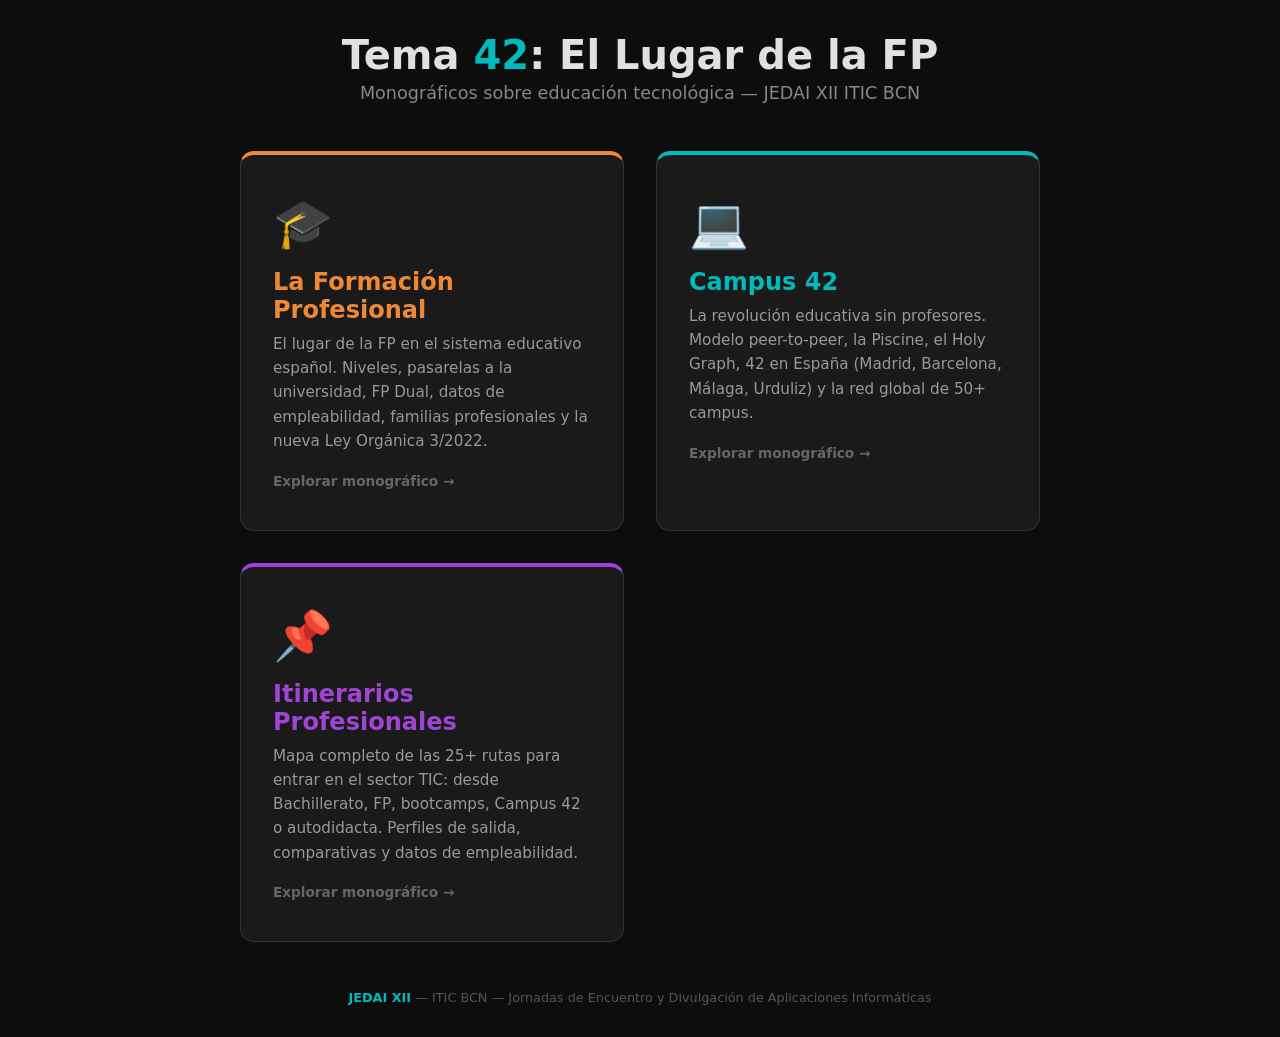
<file: Tema42-lugarFP/index.html>
<!DOCTYPE html>
<html lang="es">
<head>
    <meta charset="UTF-8">
    <meta name="viewport" content="width=device-width, initial-scale=1.0">
    <title>Tema 42 &mdash; El Lugar de la FP | JEDAI XII ITIC BCN</title>
    <style>
        * { margin: 0; padding: 0; box-sizing: border-box; }
        body {
            font-family: 'Segoe UI', system-ui, sans-serif;
            background: #0d0d0d;
            color: #e0e0e0;
            min-height: 100vh;
            display: flex;
            flex-direction: column;
            align-items: center;
            justify-content: center;
            padding: 2rem;
        }
        h1 {
            font-size: 2.5rem;
            font-weight: 800;
            margin-bottom: 0.3rem;
            text-align: center;
        }
        h1 span { color: #00babc; }
        .subtitle {
            color: #888;
            font-size: 1.1rem;
            margin-bottom: 3rem;
            text-align: center;
        }
        .cards {
            display: grid;
            grid-template-columns: repeat(auto-fit, minmax(320px, 1fr));
            gap: 2rem;
            max-width: 800px;
            width: 100%;
        }
        a.card {
            text-decoration: none;
            background: #1a1a1a;
            border: 1px solid #333;
            border-radius: 14px;
            padding: 2.5rem 2rem;
            transition: all 0.3s;
            display: block;
        }
        a.card:hover {
            transform: translateY(-6px);
            box-shadow: 0 12px 30px rgba(0,0,0,0.5);
        }
        a.card.fp { border-top: 4px solid #ed8936; }
        a.card.fp:hover { background: #1a1510; border-color: #ed8936; }
        a.card.c42 { border-top: 4px solid #00babc; }
        a.card.c42:hover { background: #0a1a1a; border-color: #00babc; }
        a.card.iti { border-top: 4px solid #9f44d3; }
        a.card.iti:hover { background: #1a101f; border-color: #9f44d3; }
        a.card.iti h2 { color: #9f44d3; }
        .card .icon { font-size: 3rem; margin-bottom: 1rem; }
        .card h2 { font-size: 1.5rem; margin-bottom: 0.5rem; color: #fff; }
        .card.fp h2 { color: #ed8936; }
        .card.c42 h2 { color: #00babc; }
        .card p { color: #999; font-size: 0.95rem; line-height: 1.6; }
        .card .arrow {
            display: inline-block;
            margin-top: 1.2rem;
            font-size: 0.85rem;
            font-weight: 600;
            color: #666;
            transition: color 0.2s;
        }
        a.card:hover .arrow { color: #fff; }
        footer {
            margin-top: 3rem;
            text-align: center;
            color: #555;
            font-size: 0.8rem;
        }
        footer strong { color: #00babc; }
        @media (max-width: 700px) {
            h1 { font-size: 1.7rem; }
            .cards { grid-template-columns: 1fr; }
        }
    </style>
</head>
<body>

    <h1>Tema <span>42</span>: El Lugar de la FP</h1>
    <p class="subtitle">Monogr&aacute;ficos sobre educaci&oacute;n tecnol&oacute;gica &mdash; JEDAI XII ITIC BCN</p>

    <div class="cards">
        <a href="pro-fp/" class="card fp">
            <div class="icon">&#127891;</div>
            <h2>La Formaci&oacute;n Profesional</h2>
            <p>
                El lugar de la FP en el sistema educativo espa&ntilde;ol. Niveles, pasarelas a la universidad,
                FP Dual, datos de empleabilidad, familias profesionales y la nueva Ley Org&aacute;nica 3/2022.
            </p>
            <span class="arrow">Explorar monogr&aacute;fico &rarr;</span>
        </a>

        <a href="campus42/" class="card c42">
            <div class="icon">&#128187;</div>
            <h2>Campus 42</h2>
            <p>
                La revoluci&oacute;n educativa sin profesores. Modelo peer-to-peer, la Piscine,
                el Holy Graph, 42 en Espa&ntilde;a (Madrid, Barcelona, M&aacute;laga, Urduliz) y la red global de 50+ campus.
            </p>
            <span class="arrow">Explorar monogr&aacute;fico &rarr;</span>
        </a>

        <a href="itinerarios/" class="card iti">
            <div class="icon">&#128204;</div>
            <h2>Itinerarios Profesionales</h2>
            <p>
                Mapa completo de las 25+ rutas para entrar en el sector TIC: desde Bachillerato, FP, bootcamps,
                Campus 42 o autodidacta. Perfiles de salida, comparativas y datos de empleabilidad.
            </p>
            <span class="arrow">Explorar monogr&aacute;fico &rarr;</span>
        </a>
    </div>

    <footer>
        <p><strong>JEDAI XII</strong> &mdash; ITIC BCN &mdash; Jornadas de Encuentro y Divulgaci&oacute;n de Aplicaciones Inform&aacute;ticas</p>
    </footer>

</body>
</html>
</file>
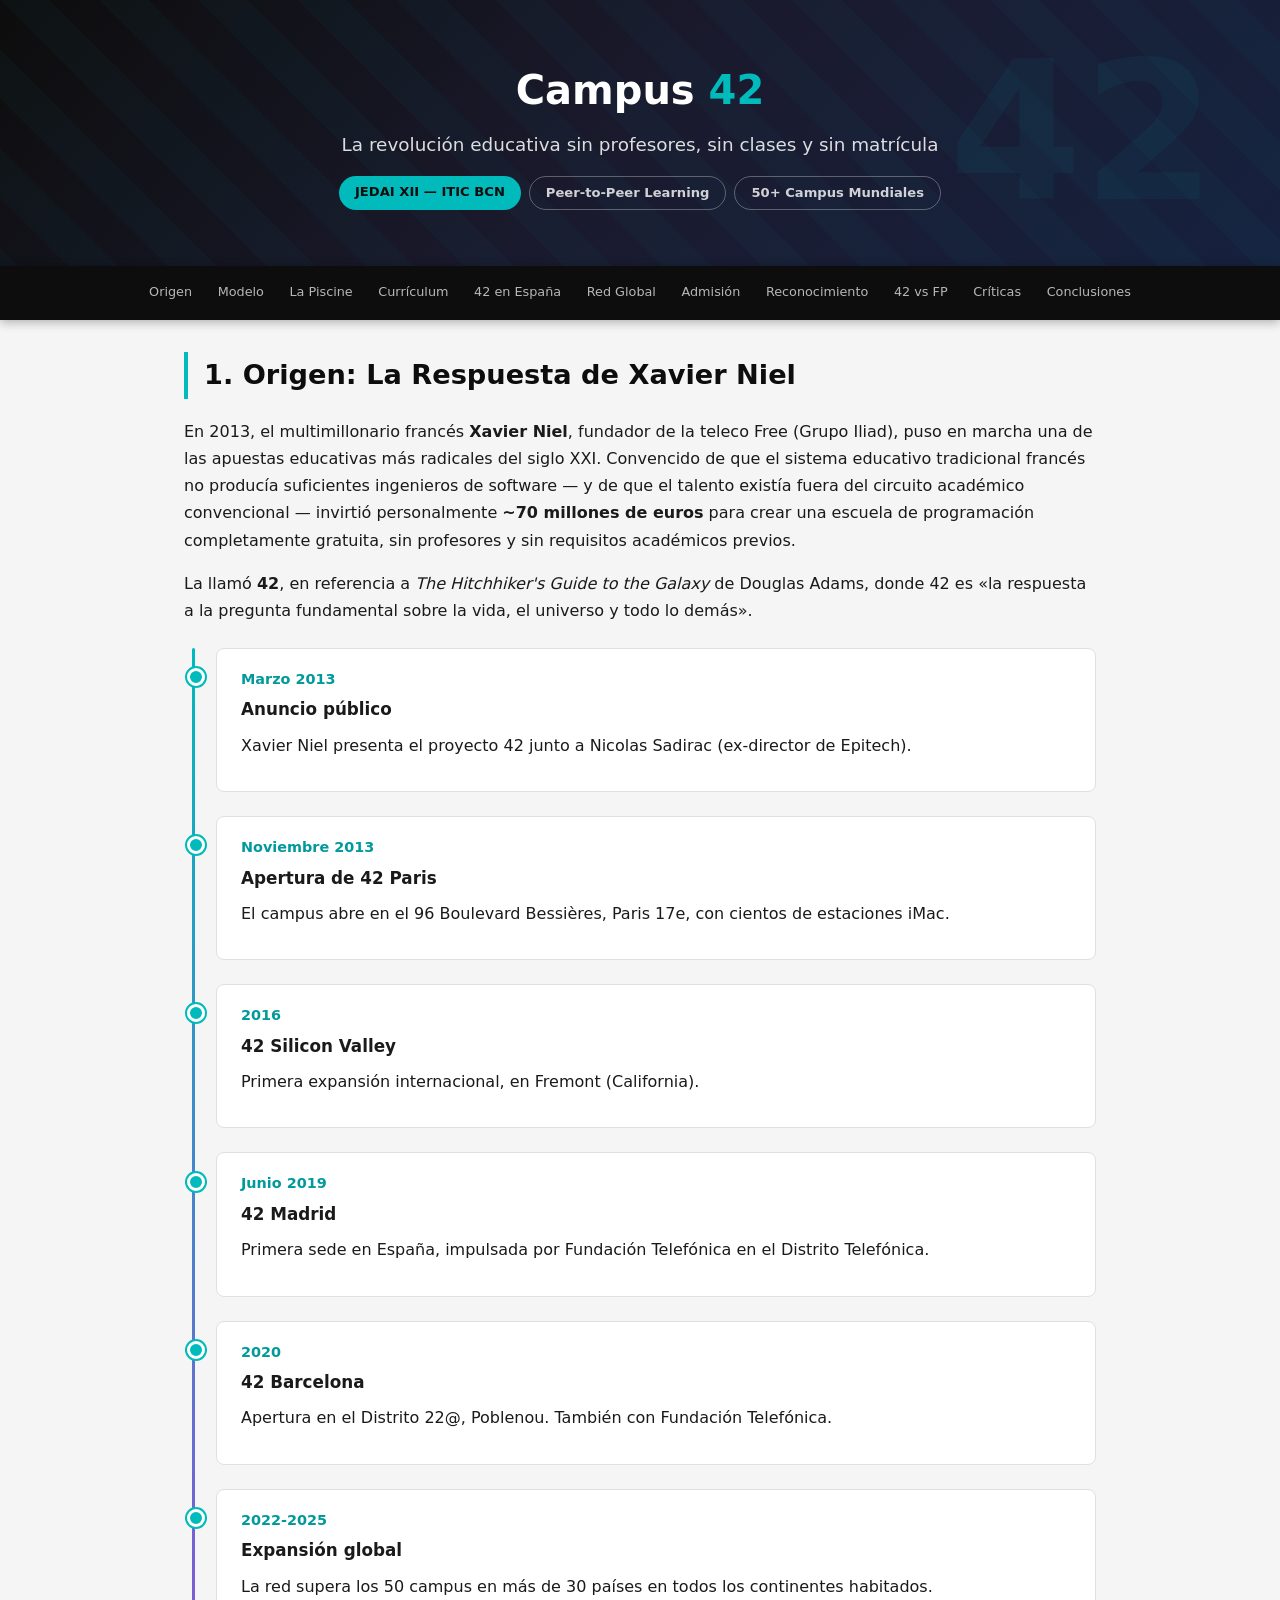
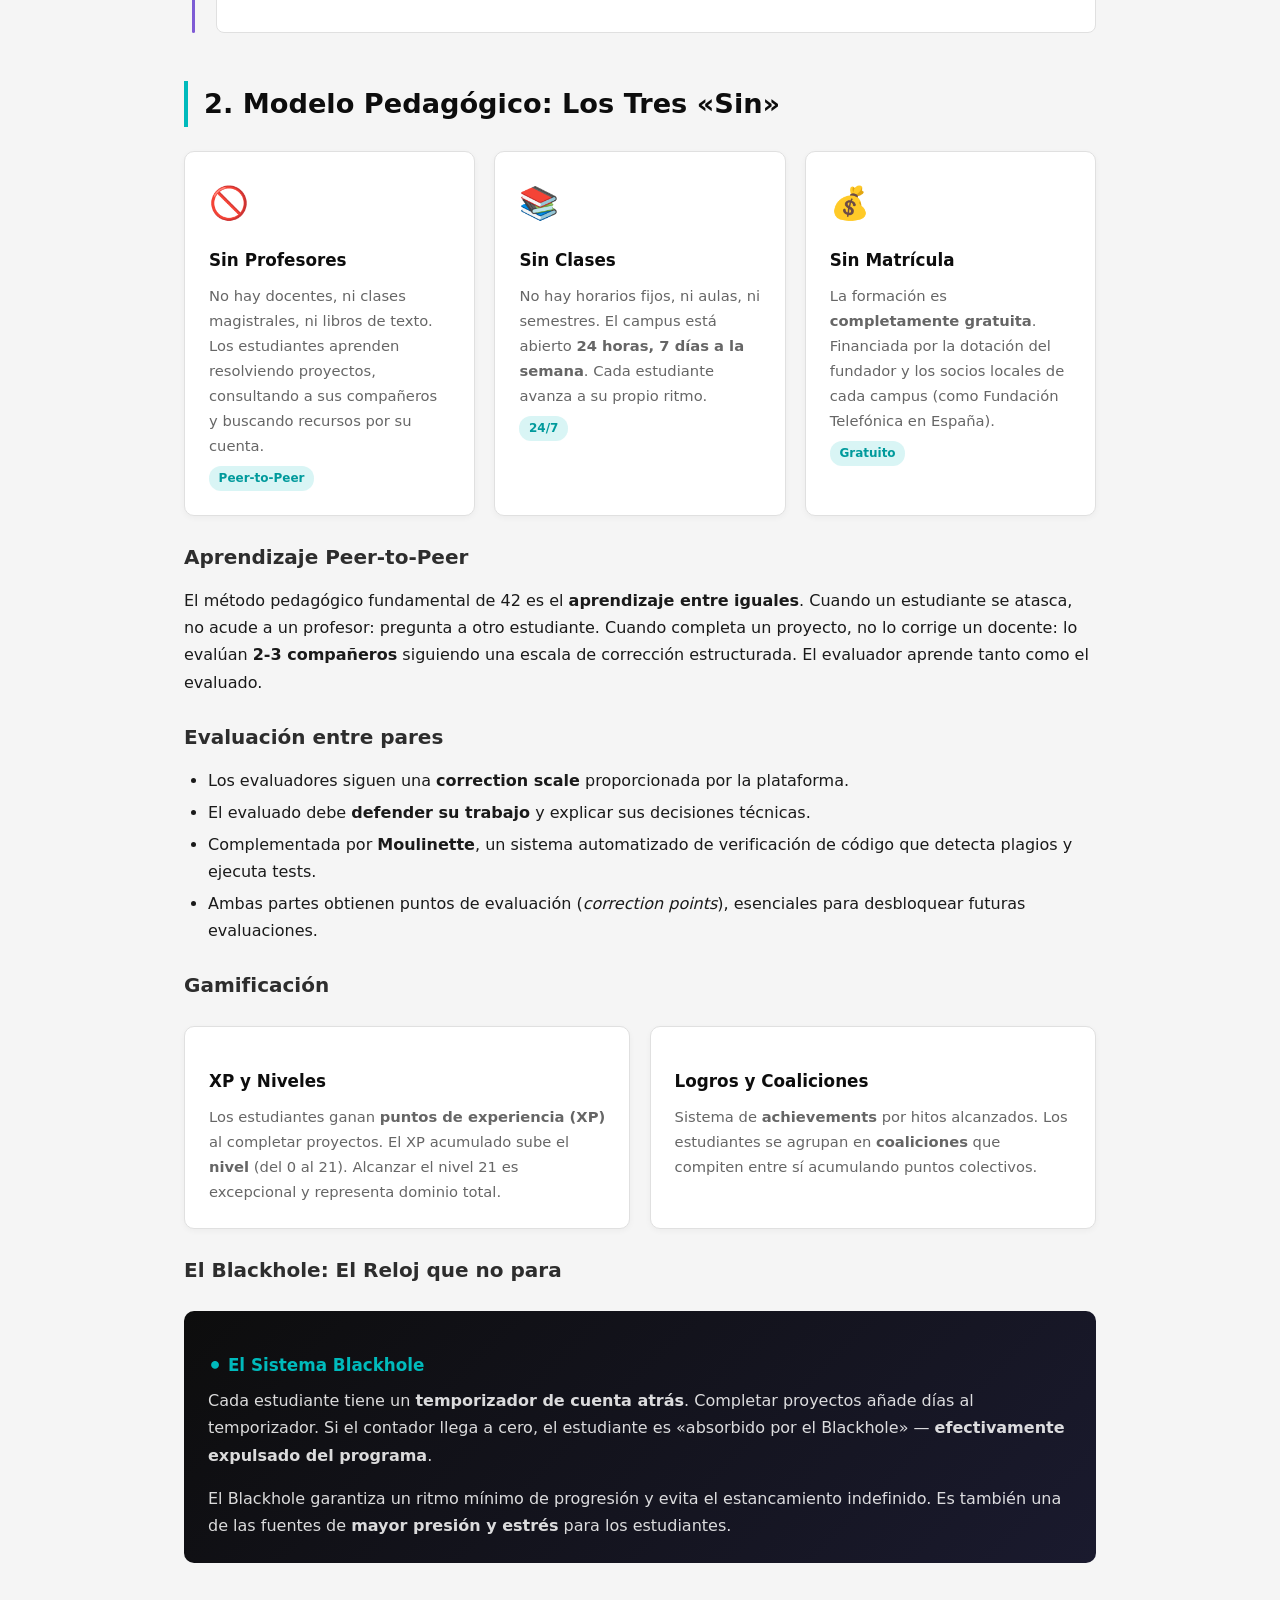
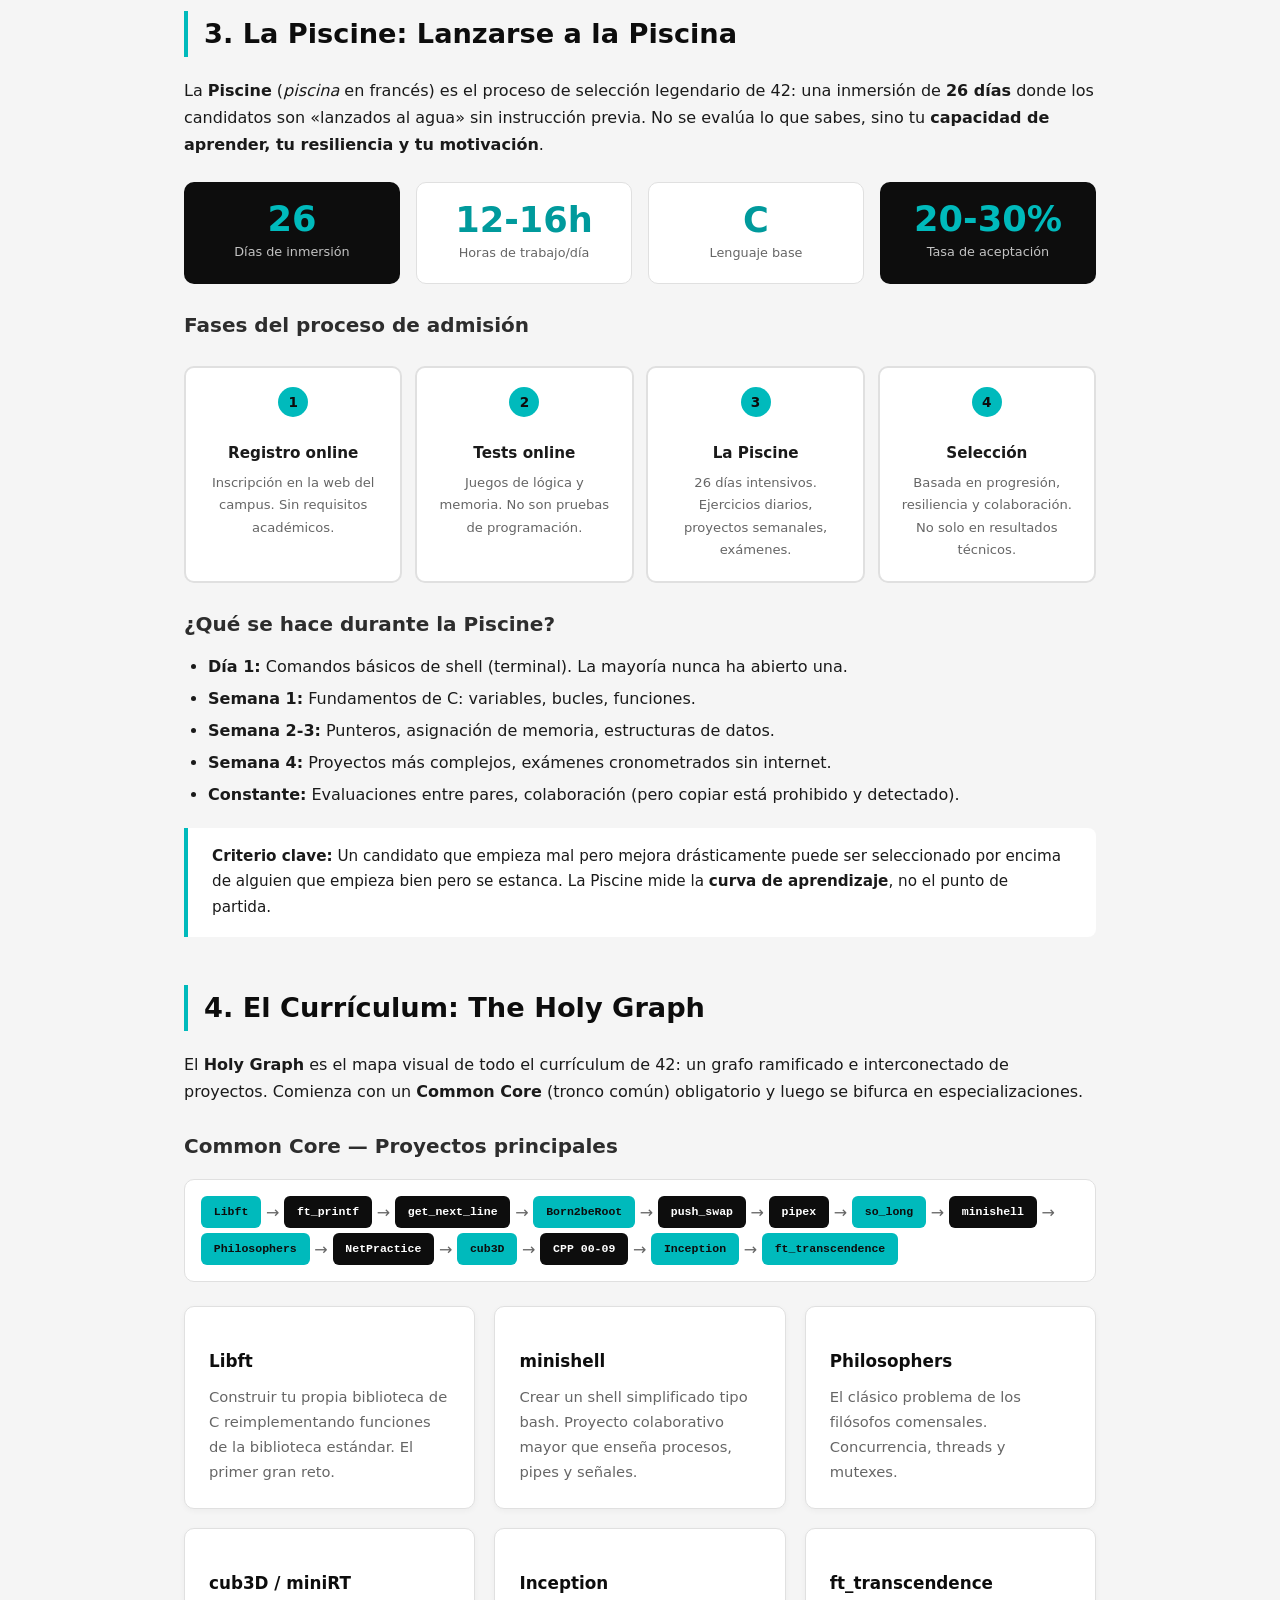
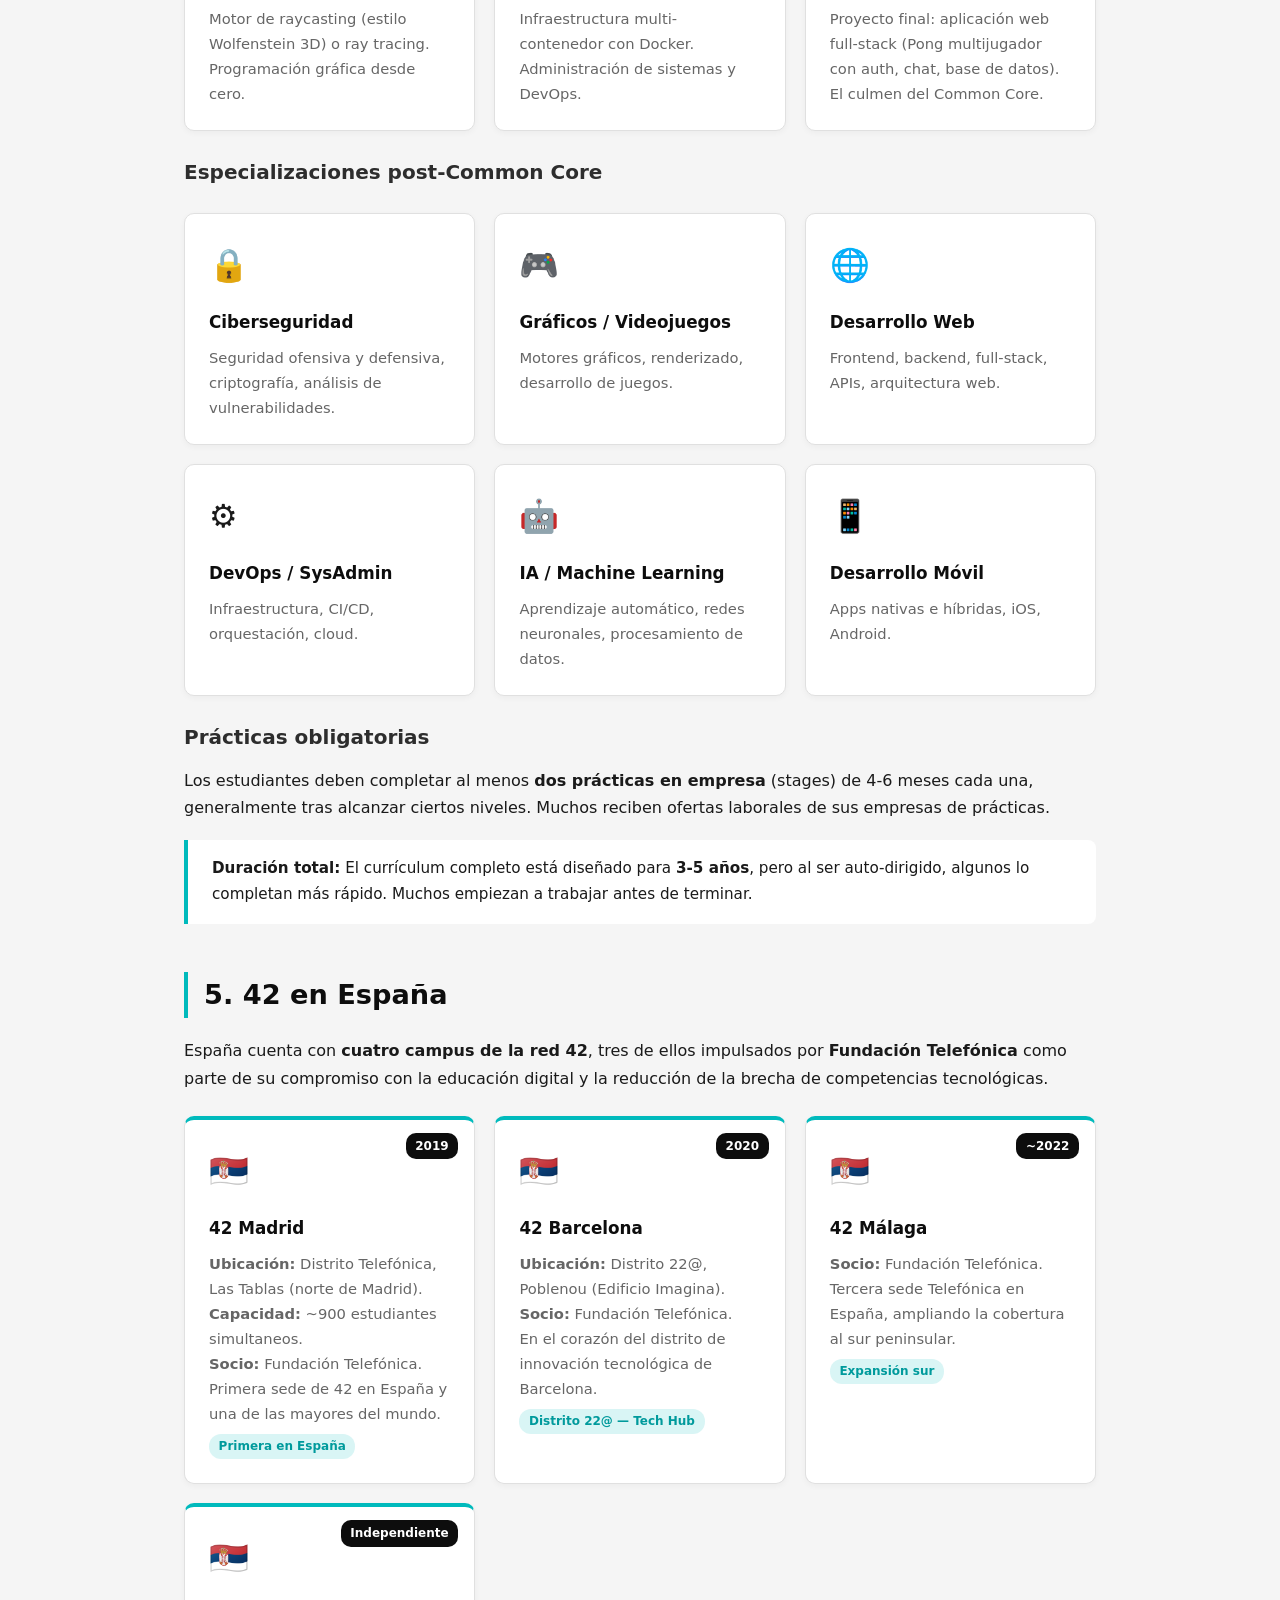
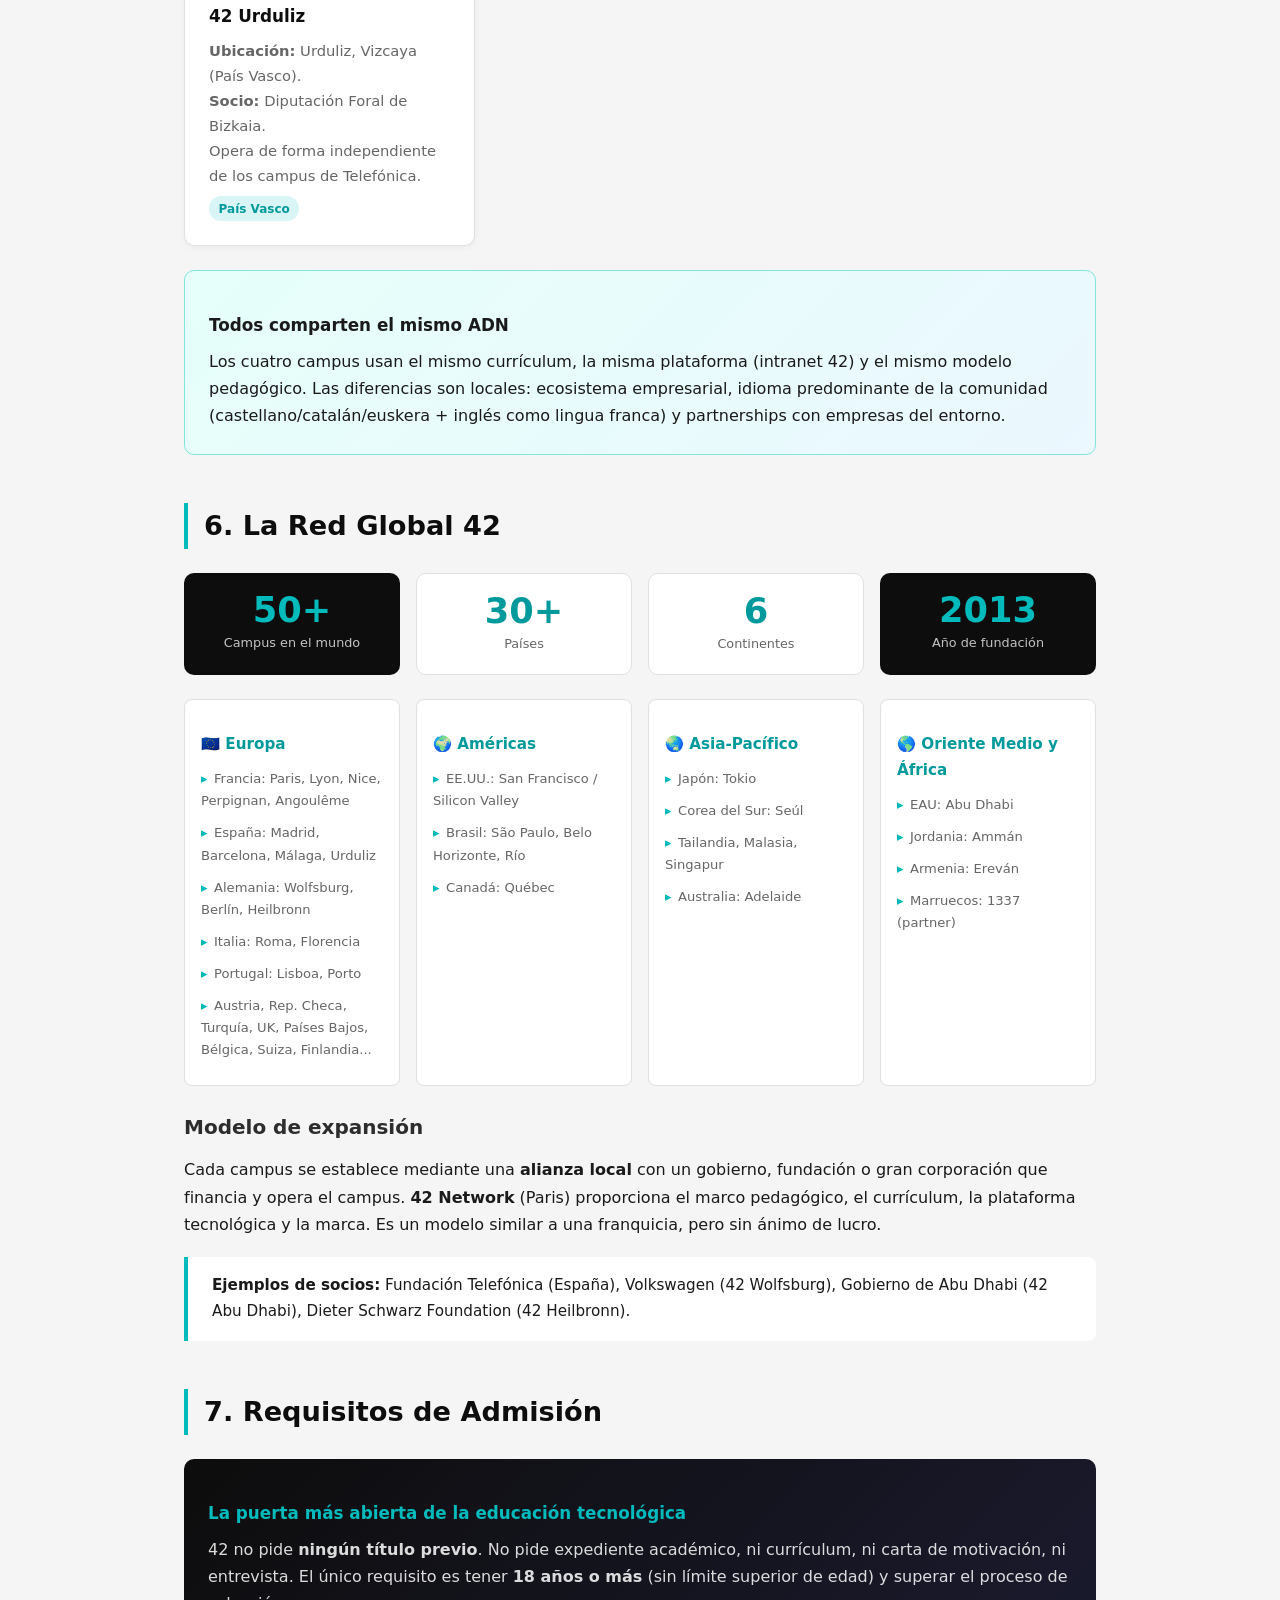
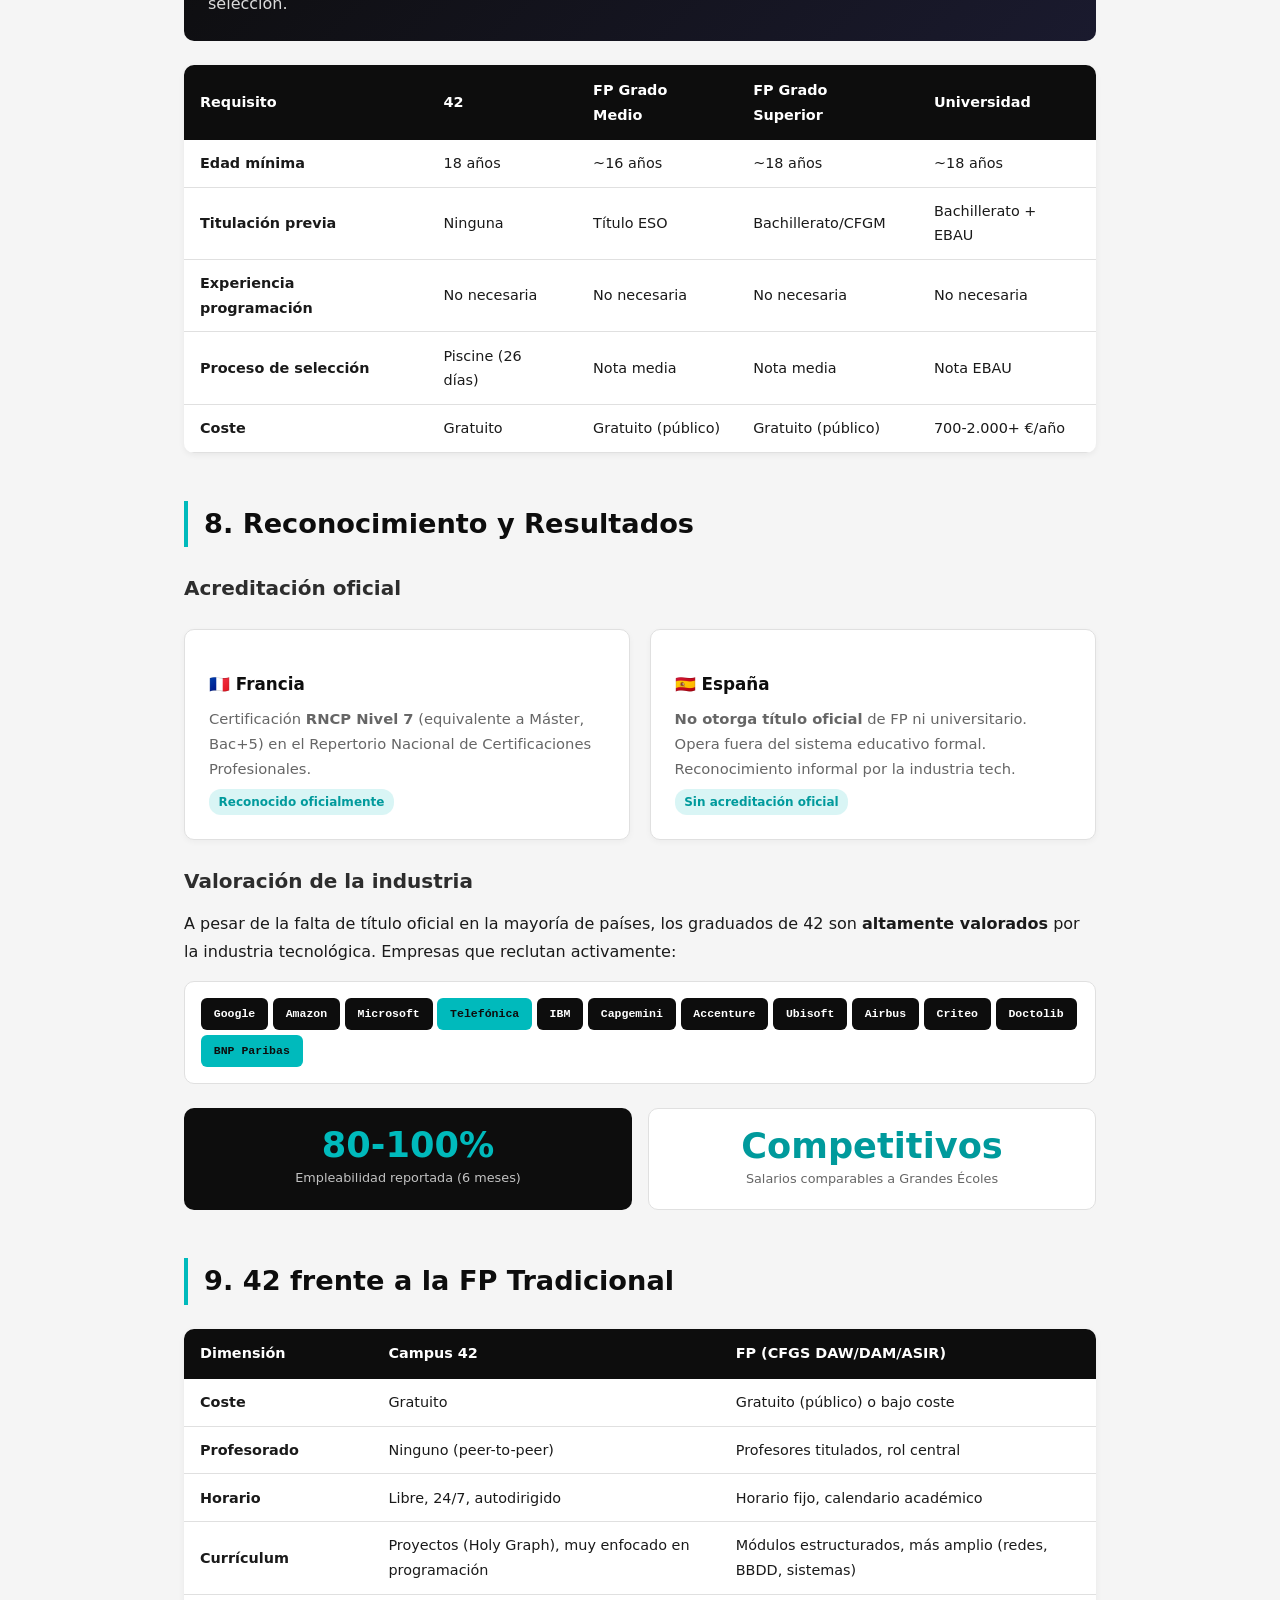
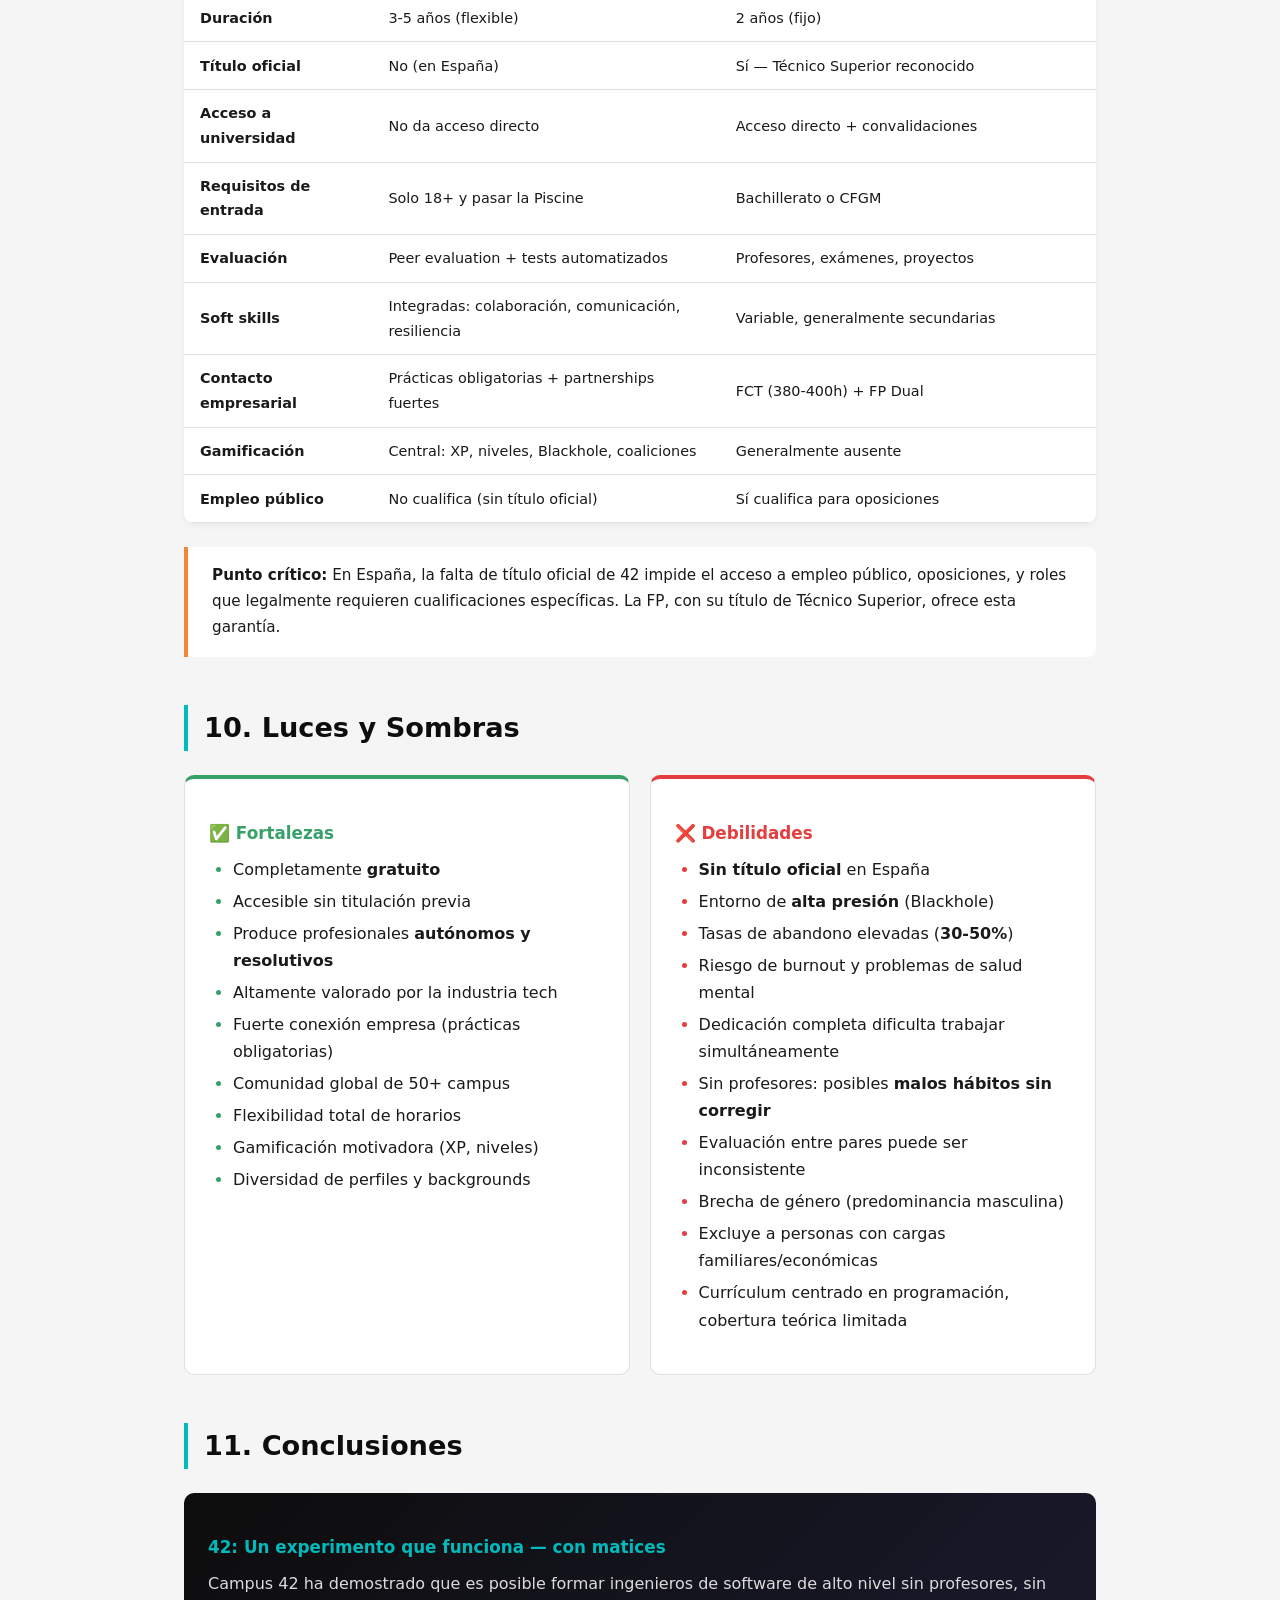
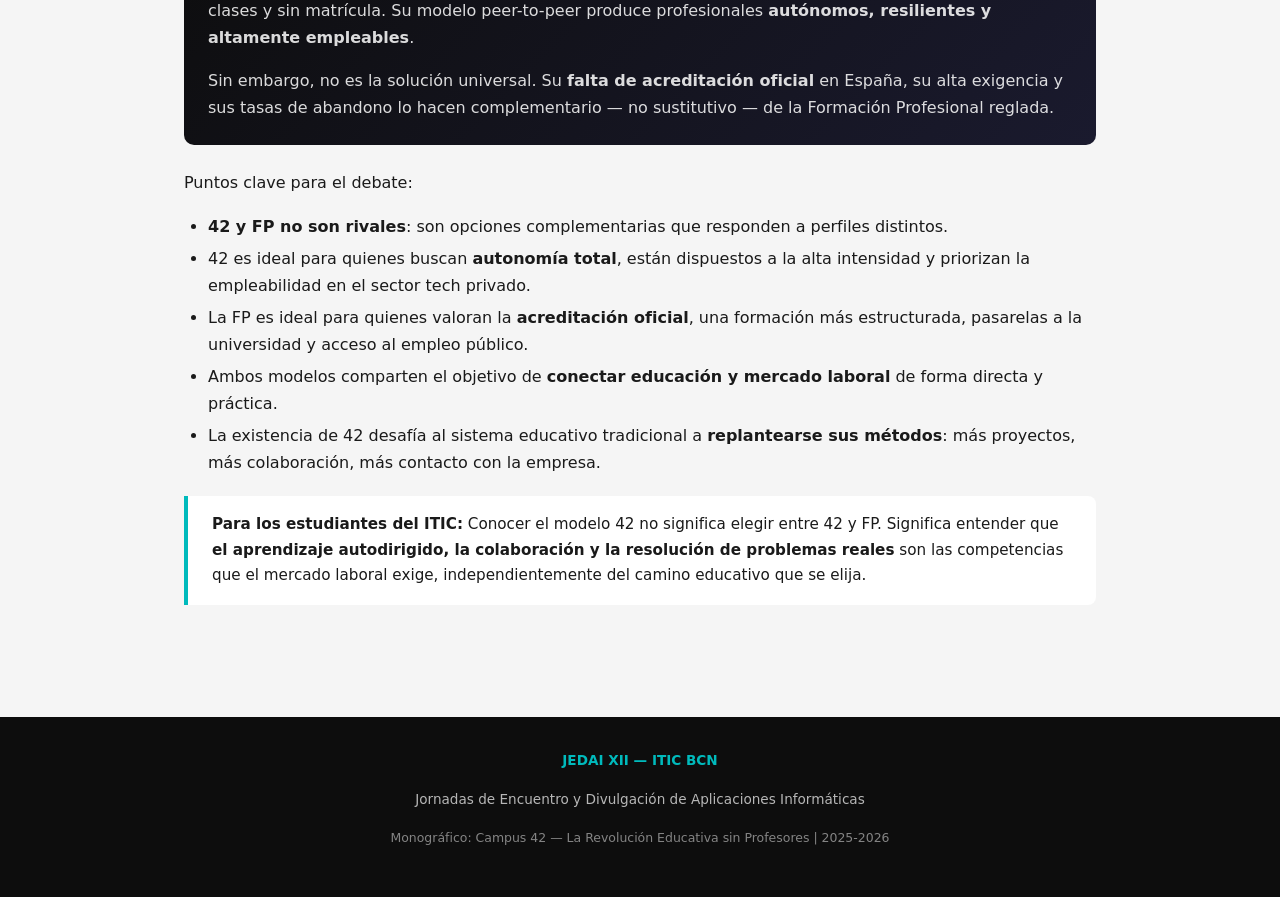
<file: Tema42-lugarFP/campus42/index.html>
<!DOCTYPE html>
<html lang="es">
<head>
    <meta charset="UTF-8">
    <meta name="viewport" content="width=device-width, initial-scale=1.0">
    <title>Campus 42 &mdash; La Revoluci&oacute;n Educativa sin Profesores | JEDAI XII ITIC BCN</title>
    <style>
        :root {
            --primary: #0d0d0d;
            --primary-light: #2d2d2d;
            --accent: #00babc;
            --accent-dark: #009a9c;
            --accent-glow: rgba(0, 186, 188, 0.15);
            --bg: #f5f5f5;
            --bg-card: #ffffff;
            --text: #1a1a1a;
            --text-light: #666666;
            --border: #e0e0e0;
            --success: #38a169;
            --warning: #ed8936;
            --danger: #e53e3e;
            --purple: #805ad5;
        }

        * { margin: 0; padding: 0; box-sizing: border-box; }

        body {
            font-family: 'Segoe UI', system-ui, -apple-system, sans-serif;
            background: var(--bg);
            color: var(--text);
            line-height: 1.7;
        }

        /* Header */
        header {
            background: linear-gradient(135deg, var(--primary) 0%, #1a1a2e 50%, #16213e 100%);
            color: white;
            padding: 3.5rem 2rem;
            text-align: center;
            position: relative;
            overflow: hidden;
        }
        header::before {
            content: '';
            position: absolute;
            top: -50%; left: -50%;
            width: 200%; height: 200%;
            background: repeating-linear-gradient(
                45deg, transparent, transparent 35px,
                rgba(0,186,188,0.03) 35px, rgba(0,186,188,0.03) 70px
            );
        }
        header::after {
            content: '42';
            position: absolute;
            right: 5%;
            top: 50%;
            transform: translateY(-50%);
            font-size: 12rem;
            font-weight: 900;
            opacity: 0.06;
            color: var(--accent);
            line-height: 1;
        }
        header h1 {
            font-size: 2.5rem;
            font-weight: 800;
            position: relative;
        }
        header h1 span {
            color: var(--accent);
        }
        header .subtitle {
            font-size: 1.15rem;
            opacity: 0.85;
            position: relative;
            margin-top: 0.3rem;
        }
        header .badges {
            position: relative;
            margin-top: 1rem;
            display: flex;
            justify-content: center;
            gap: 0.5rem;
            flex-wrap: wrap;
        }
        header .badge {
            display: inline-block;
            padding: 0.3rem 1rem;
            border-radius: 20px;
            font-size: 0.82rem;
            font-weight: 600;
        }
        .badge-accent { background: var(--accent); color: var(--primary); }
        .badge-outline { background: transparent; border: 1px solid rgba(255,255,255,0.3); color: rgba(255,255,255,0.8); }

        /* Nav */
        nav {
            background: var(--primary);
            padding: 0.7rem 2rem;
            position: sticky;
            top: 0;
            z-index: 100;
            box-shadow: 0 2px 10px rgba(0,0,0,0.3);
        }
        nav ul {
            list-style: none;
            display: flex;
            flex-wrap: wrap;
            gap: 0.2rem;
            justify-content: center;
            max-width: 1200px;
            margin: 0 auto;
        }
        nav a {
            text-decoration: none;
            color: rgba(255,255,255,0.7);
            font-size: 0.8rem;
            font-weight: 500;
            padding: 0.4rem 0.7rem;
            border-radius: 5px;
            transition: all 0.2s;
        }
        nav a:hover { background: var(--accent); color: var(--primary); }

        /* Main */
        main {
            max-width: 960px;
            margin: 0 auto;
            padding: 2rem 1.5rem 4rem;
        }

        /* Sections */
        section { margin-bottom: 3rem; }
        section h2 {
            color: var(--primary);
            font-size: 1.7rem;
            border-left: 4px solid var(--accent);
            padding-left: 1rem;
            margin-bottom: 1.2rem;
        }
        section h3 {
            color: var(--primary-light);
            font-size: 1.25rem;
            margin: 1.5rem 0 0.8rem;
        }
        section h4 {
            font-size: 1.05rem;
            margin: 1rem 0 0.5rem;
            font-weight: 600;
        }
        p { margin-bottom: 1rem; }

        /* Cards */
        .card-grid {
            display: grid;
            grid-template-columns: repeat(auto-fit, minmax(270px, 1fr));
            gap: 1.2rem;
            margin: 1.5rem 0;
        }
        .card {
            background: var(--bg-card);
            border: 1px solid var(--border);
            border-radius: 10px;
            padding: 1.5rem;
            box-shadow: 0 2px 6px rgba(0,0,0,0.04);
            transition: transform 0.2s, box-shadow 0.2s;
        }
        .card:hover {
            transform: translateY(-3px);
            box-shadow: 0 6px 18px rgba(0,0,0,0.08);
        }
        .card .card-icon { font-size: 2rem; margin-bottom: 0.5rem; }
        .card h4 { color: var(--primary); margin-bottom: 0.5rem; }
        .card p { font-size: 0.92rem; color: var(--text-light); margin-bottom: 0; }
        .card .tag {
            display: inline-block;
            background: var(--accent-glow);
            color: var(--accent-dark);
            font-size: 0.75rem;
            padding: 0.15rem 0.6rem;
            border-radius: 12px;
            margin-top: 0.5rem;
            font-weight: 600;
        }

        /* Campus cards */
        .campus-card {
            border-top: 4px solid var(--accent);
            position: relative;
        }
        .campus-card .campus-year {
            position: absolute;
            top: 0.8rem;
            right: 1rem;
            background: var(--primary);
            color: white;
            font-size: 0.75rem;
            padding: 0.2rem 0.6rem;
            border-radius: 10px;
            font-weight: 700;
        }

        /* Table */
        .table-wrapper {
            overflow-x: auto;
            margin: 1.5rem 0;
            border-radius: 10px;
            box-shadow: 0 2px 6px rgba(0,0,0,0.06);
        }
        table {
            width: 100%;
            border-collapse: collapse;
            background: white;
            font-size: 0.9rem;
        }
        thead { background: var(--primary); color: white; }
        th { padding: 0.8rem 1rem; text-align: left; font-weight: 600; }
        td { padding: 0.7rem 1rem; border-bottom: 1px solid var(--border); }
        tr:hover { background: var(--accent-glow); }

        /* Stats */
        .stats-row {
            display: grid;
            grid-template-columns: repeat(auto-fit, minmax(170px, 1fr));
            gap: 1rem;
            margin: 1.5rem 0;
        }
        .stat-box {
            background: white;
            border: 1px solid var(--border);
            border-radius: 10px;
            padding: 1.2rem;
            text-align: center;
        }
        .stat-box .number {
            font-size: 2.2rem;
            font-weight: 800;
            color: var(--accent-dark);
            line-height: 1;
        }
        .stat-box .label {
            font-size: 0.8rem;
            color: var(--text-light);
            margin-top: 0.3rem;
        }
        .stat-box.dark {
            background: var(--primary);
            color: white;
            border: none;
        }
        .stat-box.dark .number { color: var(--accent); }
        .stat-box.dark .label { color: rgba(255,255,255,0.75); }

        /* Timeline */
        .timeline {
            position: relative;
            padding-left: 2rem;
            margin: 1.5rem 0;
        }
        .timeline::before {
            content: '';
            position: absolute;
            left: 0.5rem;
            top: 0;
            bottom: 0;
            width: 3px;
            background: linear-gradient(to bottom, var(--accent), var(--purple));
            border-radius: 3px;
        }
        .timeline-item {
            position: relative;
            margin-bottom: 1.5rem;
            padding: 1rem 1.5rem;
            background: white;
            border-radius: 8px;
            border: 1px solid var(--border);
        }
        .timeline-item::before {
            content: '';
            position: absolute;
            left: -1.85rem;
            top: 1.2rem;
            width: 12px;
            height: 12px;
            background: var(--accent);
            border-radius: 50%;
            border: 3px solid white;
            box-shadow: 0 0 0 2px var(--accent);
        }
        .timeline-item .year {
            font-weight: 800;
            color: var(--accent-dark);
            font-size: 0.9rem;
        }
        .timeline-item h4 { margin-top: 0.2rem; }

        /* Piscine visual */
        .piscine-phases {
            display: grid;
            grid-template-columns: repeat(auto-fit, minmax(200px, 1fr));
            gap: 0.8rem;
            margin: 1.5rem 0;
        }
        .phase {
            background: white;
            border: 2px solid var(--border);
            border-radius: 10px;
            padding: 1.2rem;
            text-align: center;
            position: relative;
        }
        .phase .phase-num {
            background: var(--accent);
            color: var(--primary);
            font-weight: 800;
            width: 30px;
            height: 30px;
            border-radius: 50%;
            display: inline-flex;
            align-items: center;
            justify-content: center;
            font-size: 0.85rem;
            margin-bottom: 0.5rem;
        }
        .phase h4 { font-size: 0.95rem; margin-bottom: 0.3rem; }
        .phase p { font-size: 0.82rem; color: var(--text-light); margin-bottom: 0; }

        /* Holy Graph visual */
        .graph-path {
            display: flex;
            align-items: center;
            gap: 0.3rem;
            flex-wrap: wrap;
            margin: 1rem 0;
            padding: 1rem;
            background: white;
            border-radius: 10px;
            border: 1px solid var(--border);
        }
        .graph-node {
            background: var(--primary);
            color: white;
            padding: 0.4rem 0.8rem;
            border-radius: 6px;
            font-size: 0.72rem;
            font-weight: 600;
            font-family: 'Consolas', 'Courier New', monospace;
            white-space: nowrap;
        }
        .graph-node.highlight { background: var(--accent); color: var(--primary); }
        .graph-arrow { color: var(--text-light); font-size: 1rem; }

        /* Callout */
        .callout {
            background: var(--bg-card);
            border-left: 4px solid var(--accent);
            border-radius: 0 8px 8px 0;
            padding: 1rem 1.5rem;
            margin: 1.2rem 0;
            font-size: 0.95rem;
        }
        .callout.warning { border-left-color: var(--warning); }
        .callout.danger { border-left-color: var(--danger); }

        /* Highlight box */
        .highlight-box {
            background: linear-gradient(135deg, #e6fffa, #ebf8ff);
            border: 1px solid #81e6d9;
            border-radius: 10px;
            padding: 1.5rem;
            margin: 1.5rem 0;
        }
        .highlight-box.dark {
            background: linear-gradient(135deg, var(--primary), #1a1a2e);
            border: none;
            color: white;
        }
        .highlight-box.dark h4 { color: var(--accent); }
        .highlight-box.dark p { color: rgba(255,255,255,0.85); }

        /* World map text */
        .world-grid {
            display: grid;
            grid-template-columns: repeat(auto-fit, minmax(200px, 1fr));
            gap: 1rem;
            margin: 1.5rem 0;
        }
        .region {
            background: white;
            border: 1px solid var(--border);
            border-radius: 8px;
            padding: 1rem;
        }
        .region h4 {
            font-size: 0.95rem;
            margin-bottom: 0.5rem;
            color: var(--accent-dark);
        }
        .region ul {
            list-style: none;
            margin: 0;
            padding: 0;
        }
        .region li {
            font-size: 0.82rem;
            color: var(--text-light);
            padding: 0.15rem 0;
        }
        .region li::before {
            content: '\25B8';
            color: var(--accent);
            margin-right: 0.4rem;
        }

        /* Pros/Cons */
        .pros-cons {
            display: grid;
            grid-template-columns: 1fr 1fr;
            gap: 1.2rem;
            margin: 1.5rem 0;
        }
        .pros, .cons {
            background: white;
            border-radius: 10px;
            padding: 1.5rem;
            border: 1px solid var(--border);
        }
        .pros { border-top: 4px solid var(--success); }
        .cons { border-top: 4px solid var(--danger); }
        .pros h4 { color: var(--success); }
        .cons h4 { color: var(--danger); }
        .pros li::marker { color: var(--success); }
        .cons li::marker { color: var(--danger); }

        ul, ol { margin: 0.5rem 0 1rem 1.5rem; }
        li { margin-bottom: 0.3rem; }

        /* Footer */
        footer {
            background: var(--primary);
            color: rgba(255,255,255,0.7);
            text-align: center;
            padding: 2rem;
            font-size: 0.85rem;
        }
        footer strong { color: var(--accent); }

        /* Responsive */
        @media (max-width: 768px) {
            header h1 { font-size: 1.6rem; }
            header::after { display: none; }
            section h2 { font-size: 1.3rem; }
            nav a { font-size: 0.72rem; padding: 0.3rem 0.5rem; }
            .card-grid { grid-template-columns: 1fr; }
            .stats-row { grid-template-columns: repeat(2, 1fr); }
            .pros-cons { grid-template-columns: 1fr; }
            .piscine-phases { grid-template-columns: 1fr; }
        }

        @media print {
            nav { display: none; }
            header { padding: 1.5rem; }
            .card:hover { transform: none; }
            section { break-inside: avoid; }
        }
    </style>
</head>
<body>

<header>
    <h1>Campus <span>42</span></h1>
    <p class="subtitle">La revoluci&oacute;n educativa sin profesores, sin clases y sin matr&iacute;cula</p>
    <div class="badges">
        <span class="badge badge-accent">JEDAI XII &mdash; ITIC BCN</span>
        <span class="badge badge-outline">Peer-to-Peer Learning</span>
        <span class="badge badge-outline">50+ Campus Mundiales</span>
    </div>
</header>

<nav>
    <ul>
        <li><a href="#origen">Origen</a></li>
        <li><a href="#modelo">Modelo</a></li>
        <li><a href="#piscine">La Piscine</a></li>
        <li><a href="#curriculum">Curr&iacute;culum</a></li>
        <li><a href="#espana">42 en Espa&ntilde;a</a></li>
        <li><a href="#red">Red Global</a></li>
        <li><a href="#admision">Admisi&oacute;n</a></li>
        <li><a href="#reconocimiento">Reconocimiento</a></li>
        <li><a href="#comparativa">42 vs FP</a></li>
        <li><a href="#criticas">Cr&iacute;ticas</a></li>
        <li><a href="#conclusiones">Conclusiones</a></li>
    </ul>
</nav>

<main>

    <!-- 1. ORIGEN -->
    <section id="origen">
        <h2>1. Origen: La Respuesta de Xavier Niel</h2>
        <p>
            En 2013, el multimillonario franc&eacute;s <strong>Xavier Niel</strong>, fundador de la teleco Free (Grupo Iliad),
            puso en marcha una de las apuestas educativas m&aacute;s radicales del siglo XXI. Convencido de que el sistema
            educativo tradicional franc&eacute;s no produc&iacute;a suficientes ingenieros de software &mdash; y de que el talento
            exist&iacute;a fuera del circuito acad&eacute;mico convencional &mdash; invirti&oacute; personalmente <strong>~70 millones
            de euros</strong> para crear una escuela de programaci&oacute;n completamente gratuita, sin profesores y sin requisitos
            acad&eacute;micos previos.
        </p>
        <p>
            La llam&oacute; <strong>42</strong>, en referencia a <em>The Hitchhiker's Guide to the Galaxy</em> de Douglas Adams,
            donde 42 es &laquo;la respuesta a la pregunta fundamental sobre la vida, el universo y todo lo dem&aacute;s&raquo;.
        </p>

        <div class="timeline">
            <div class="timeline-item">
                <span class="year">Marzo 2013</span>
                <h4>Anuncio p&uacute;blico</h4>
                <p>Xavier Niel presenta el proyecto 42 junto a Nicolas Sadirac (ex-director de Epitech).</p>
            </div>
            <div class="timeline-item">
                <span class="year">Noviembre 2013</span>
                <h4>Apertura de 42 Paris</h4>
                <p>El campus abre en el 96 Boulevard Bessi&egrave;res, Paris 17e, con cientos de estaciones iMac.</p>
            </div>
            <div class="timeline-item">
                <span class="year">2016</span>
                <h4>42 Silicon Valley</h4>
                <p>Primera expansi&oacute;n internacional, en Fremont (California).</p>
            </div>
            <div class="timeline-item">
                <span class="year">Junio 2019</span>
                <h4>42 Madrid</h4>
                <p>Primera sede en Espa&ntilde;a, impulsada por Fundaci&oacute;n Telef&oacute;nica en el Distrito Telef&oacute;nica.</p>
            </div>
            <div class="timeline-item">
                <span class="year">2020</span>
                <h4>42 Barcelona</h4>
                <p>Apertura en el Distrito 22@, Poblenou. Tambi&eacute;n con Fundaci&oacute;n Telef&oacute;nica.</p>
            </div>
            <div class="timeline-item">
                <span class="year">2022-2025</span>
                <h4>Expansi&oacute;n global</h4>
                <p>La red supera los 50 campus en m&aacute;s de 30 pa&iacute;ses en todos los continentes habitados.</p>
            </div>
        </div>
    </section>

    <!-- 2. MODELO PEDAGOGICO -->
    <section id="modelo">
        <h2>2. Modelo Pedag&oacute;gico: Los Tres &laquo;Sin&raquo;</h2>

        <div class="card-grid">
            <div class="card">
                <div class="card-icon">&#128683;</div>
                <h4>Sin Profesores</h4>
                <p>No hay docentes, ni clases magistrales, ni libros de texto. Los estudiantes aprenden resolviendo
                    proyectos, consultando a sus compa&ntilde;eros y buscando recursos por su cuenta.</p>
                <span class="tag">Peer-to-Peer</span>
            </div>
            <div class="card">
                <div class="card-icon">&#128218;</div>
                <h4>Sin Clases</h4>
                <p>No hay horarios fijos, ni aulas, ni semestres. El campus est&aacute; abierto <strong>24 horas, 7 d&iacute;as
                    a la semana</strong>. Cada estudiante avanza a su propio ritmo.</p>
                <span class="tag">24/7</span>
            </div>
            <div class="card">
                <div class="card-icon">&#128176;</div>
                <h4>Sin Matr&iacute;cula</h4>
                <p>La formaci&oacute;n es <strong>completamente gratuita</strong>. Financiada por la dotaci&oacute;n del fundador
                    y los socios locales de cada campus (como Fundaci&oacute;n Telef&oacute;nica en Espa&ntilde;a).</p>
                <span class="tag">Gratuito</span>
            </div>
        </div>

        <h3>Aprendizaje Peer-to-Peer</h3>
        <p>
            El m&eacute;todo pedag&oacute;gico fundamental de 42 es el <strong>aprendizaje entre iguales</strong>. Cuando un
            estudiante se atasca, no acude a un profesor: pregunta a otro estudiante. Cuando completa un proyecto,
            no lo corrige un docente: lo eval&uacute;an <strong>2-3 compa&ntilde;eros</strong> siguiendo una escala de correcci&oacute;n
            estructurada. El evaluador aprende tanto como el evaluado.
        </p>

        <h3>Evaluaci&oacute;n entre pares</h3>
        <ul>
            <li>Los evaluadores siguen una <strong>correction scale</strong> proporcionada por la plataforma.</li>
            <li>El evaluado debe <strong>defender su trabajo</strong> y explicar sus decisiones t&eacute;cnicas.</li>
            <li>Complementada por <strong>Moulinette</strong>, un sistema automatizado de verificaci&oacute;n de c&oacute;digo que detecta plagios y ejecuta tests.</li>
            <li>Ambas partes obtienen puntos de evaluaci&oacute;n (<em>correction points</em>), esenciales para desbloquear futuras evaluaciones.</li>
        </ul>

        <h3>Gamificaci&oacute;n</h3>
        <div class="card-grid">
            <div class="card">
                <h4>XP y Niveles</h4>
                <p>Los estudiantes ganan <strong>puntos de experiencia (XP)</strong> al completar proyectos.
                    El XP acumulado sube el <strong>nivel</strong> (del 0 al 21). Alcanzar el nivel 21 es excepcional
                    y representa dominio total.</p>
            </div>
            <div class="card">
                <h4>Logros y Coaliciones</h4>
                <p>Sistema de <strong>achievements</strong> por hitos alcanzados. Los estudiantes se agrupan en
                    <strong>coaliciones</strong> que compiten entre s&iacute; acumulando puntos colectivos.</p>
            </div>
        </div>

        <h3>El Blackhole: El Reloj que no para</h3>
        <div class="highlight-box dark">
            <h4>&#9899; El Sistema Blackhole</h4>
            <p>
                Cada estudiante tiene un <strong>temporizador de cuenta atr&aacute;s</strong>. Completar proyectos a&ntilde;ade d&iacute;as
                al temporizador. Si el contador llega a cero, el estudiante es &laquo;absorbido por el Blackhole&raquo; &mdash;
                <strong>efectivamente expulsado del programa</strong>.
            </p>
            <p style="margin-bottom:0;">
                El Blackhole garantiza un ritmo m&iacute;nimo de progresi&oacute;n y evita el estancamiento indefinido.
                Es tambi&eacute;n una de las fuentes de <strong>mayor presi&oacute;n y estr&eacute;s</strong> para los estudiantes.
            </p>
        </div>
    </section>

    <!-- 3. LA PISCINE -->
    <section id="piscine">
        <h2>3. La Piscine: Lanzarse a la Piscina</h2>
        <p>
            La <strong>Piscine</strong> (<em>piscina</em> en franc&eacute;s) es el proceso de selecci&oacute;n legendario de 42:
            una inmersi&oacute;n de <strong>26 d&iacute;as</strong> donde los candidatos son &laquo;lanzados al agua&raquo; sin
            instrucci&oacute;n previa. No se eval&uacute;a lo que sabes, sino tu <strong>capacidad de aprender, tu resiliencia
            y tu motivaci&oacute;n</strong>.
        </p>

        <div class="stats-row">
            <div class="stat-box dark">
                <div class="number">26</div>
                <div class="label">D&iacute;as de inmersi&oacute;n</div>
            </div>
            <div class="stat-box">
                <div class="number">12-16h</div>
                <div class="label">Horas de trabajo/d&iacute;a</div>
            </div>
            <div class="stat-box">
                <div class="number">C</div>
                <div class="label">Lenguaje base</div>
            </div>
            <div class="stat-box dark">
                <div class="number">20-30%</div>
                <div class="label">Tasa de aceptaci&oacute;n</div>
            </div>
        </div>

        <h3>Fases del proceso de admisi&oacute;n</h3>
        <div class="piscine-phases">
            <div class="phase">
                <div class="phase-num">1</div>
                <h4>Registro online</h4>
                <p>Inscripci&oacute;n en la web del campus. Sin requisitos acad&eacute;micos.</p>
            </div>
            <div class="phase">
                <div class="phase-num">2</div>
                <h4>Tests online</h4>
                <p>Juegos de l&oacute;gica y memoria. No son pruebas de programaci&oacute;n.</p>
            </div>
            <div class="phase">
                <div class="phase-num">3</div>
                <h4>La Piscine</h4>
                <p>26 d&iacute;as intensivos. Ejercicios diarios, proyectos semanales, ex&aacute;menes.</p>
            </div>
            <div class="phase">
                <div class="phase-num">4</div>
                <h4>Selecci&oacute;n</h4>
                <p>Basada en progresi&oacute;n, resiliencia y colaboraci&oacute;n. No solo en resultados t&eacute;cnicos.</p>
            </div>
        </div>

        <h3>&iquest;Qu&eacute; se hace durante la Piscine?</h3>
        <ul>
            <li><strong>D&iacute;a 1:</strong> Comandos b&aacute;sicos de shell (terminal). La mayor&iacute;a nunca ha abierto una.</li>
            <li><strong>Semana 1:</strong> Fundamentos de C: variables, bucles, funciones.</li>
            <li><strong>Semana 2-3:</strong> Punteros, asignaci&oacute;n de memoria, estructuras de datos.</li>
            <li><strong>Semana 4:</strong> Proyectos m&aacute;s complejos, ex&aacute;menes cronometrados sin internet.</li>
            <li><strong>Constante:</strong> Evaluaciones entre pares, colaboraci&oacute;n (pero copiar est&aacute; prohibido y detectado).</li>
        </ul>

        <div class="callout">
            <strong>Criterio clave:</strong> Un candidato que empieza mal pero mejora dr&aacute;sticamente puede ser
            seleccionado por encima de alguien que empieza bien pero se estanca. La Piscine mide la
            <strong>curva de aprendizaje</strong>, no el punto de partida.
        </div>
    </section>

    <!-- 4. CURRICULUM -->
    <section id="curriculum">
        <h2>4. El Curr&iacute;culum: The Holy Graph</h2>
        <p>
            El <strong>Holy Graph</strong> es el mapa visual de todo el curr&iacute;culum de 42: un grafo ramificado e
            interconectado de proyectos. Comienza con un <strong>Common Core</strong> (tronco com&uacute;n) obligatorio
            y luego se bifurca en especializaciones.
        </p>

        <h3>Common Core &mdash; Proyectos principales</h3>
        <div class="graph-path">
            <span class="graph-node highlight">Libft</span>
            <span class="graph-arrow">&rarr;</span>
            <span class="graph-node">ft_printf</span>
            <span class="graph-arrow">&rarr;</span>
            <span class="graph-node">get_next_line</span>
            <span class="graph-arrow">&rarr;</span>
            <span class="graph-node highlight">Born2beRoot</span>
            <span class="graph-arrow">&rarr;</span>
            <span class="graph-node">push_swap</span>
            <span class="graph-arrow">&rarr;</span>
            <span class="graph-node">pipex</span>
            <span class="graph-arrow">&rarr;</span>
            <span class="graph-node highlight">so_long</span>
            <span class="graph-arrow">&rarr;</span>
            <span class="graph-node">minishell</span>
            <span class="graph-arrow">&rarr;</span>
            <span class="graph-node highlight">Philosophers</span>
            <span class="graph-arrow">&rarr;</span>
            <span class="graph-node">NetPractice</span>
            <span class="graph-arrow">&rarr;</span>
            <span class="graph-node highlight">cub3D</span>
            <span class="graph-arrow">&rarr;</span>
            <span class="graph-node">CPP 00-09</span>
            <span class="graph-arrow">&rarr;</span>
            <span class="graph-node highlight">Inception</span>
            <span class="graph-arrow">&rarr;</span>
            <span class="graph-node highlight">ft_transcendence</span>
        </div>

        <div class="card-grid">
            <div class="card">
                <h4>Libft</h4>
                <p>Construir tu propia biblioteca de C reimplementando funciones de la biblioteca est&aacute;ndar. El primer gran reto.</p>
            </div>
            <div class="card">
                <h4>minishell</h4>
                <p>Crear un shell simplificado tipo bash. Proyecto colaborativo mayor que ense&ntilde;a procesos, pipes y se&ntilde;ales.</p>
            </div>
            <div class="card">
                <h4>Philosophers</h4>
                <p>El cl&aacute;sico problema de los fil&oacute;sofos comensales. Concurrencia, threads y mutexes.</p>
            </div>
            <div class="card">
                <h4>cub3D / miniRT</h4>
                <p>Motor de raycasting (estilo Wolfenstein 3D) o ray tracing. Programaci&oacute;n gr&aacute;fica desde cero.</p>
            </div>
            <div class="card">
                <h4>Inception</h4>
                <p>Infraestructura multi-contenedor con Docker. Administraci&oacute;n de sistemas y DevOps.</p>
            </div>
            <div class="card">
                <h4>ft_transcendence</h4>
                <p>Proyecto final: aplicaci&oacute;n web full-stack (Pong multijugador con auth, chat, base de datos). El culmen del Common Core.</p>
            </div>
        </div>

        <h3>Especializaciones post-Common Core</h3>
        <div class="card-grid">
            <div class="card">
                <div class="card-icon">&#128274;</div>
                <h4>Ciberseguridad</h4>
                <p>Seguridad ofensiva y defensiva, criptograf&iacute;a, an&aacute;lisis de vulnerabilidades.</p>
            </div>
            <div class="card">
                <div class="card-icon">&#127918;</div>
                <h4>Gr&aacute;ficos / Videojuegos</h4>
                <p>Motores gr&aacute;ficos, renderizado, desarrollo de juegos.</p>
            </div>
            <div class="card">
                <div class="card-icon">&#127760;</div>
                <h4>Desarrollo Web</h4>
                <p>Frontend, backend, full-stack, APIs, arquitectura web.</p>
            </div>
            <div class="card">
                <div class="card-icon">&#9881;</div>
                <h4>DevOps / SysAdmin</h4>
                <p>Infraestructura, CI/CD, orquestaci&oacute;n, cloud.</p>
            </div>
            <div class="card">
                <div class="card-icon">&#129302;</div>
                <h4>IA / Machine Learning</h4>
                <p>Aprendizaje autom&aacute;tico, redes neuronales, procesamiento de datos.</p>
            </div>
            <div class="card">
                <div class="card-icon">&#128241;</div>
                <h4>Desarrollo M&oacute;vil</h4>
                <p>Apps nativas e h&iacute;bridas, iOS, Android.</p>
            </div>
        </div>

        <h3>Pr&aacute;cticas obligatorias</h3>
        <p>
            Los estudiantes deben completar al menos <strong>dos pr&aacute;cticas en empresa</strong> (stages) de 4-6 meses cada una,
            generalmente tras alcanzar ciertos niveles. Muchos reciben ofertas laborales de sus empresas de pr&aacute;cticas.
        </p>

        <div class="callout">
            <strong>Duraci&oacute;n total:</strong> El curr&iacute;culum completo est&aacute; dise&ntilde;ado para <strong>3-5 a&ntilde;os</strong>,
            pero al ser auto-dirigido, algunos lo completan m&aacute;s r&aacute;pido. Muchos empiezan a trabajar antes de terminar.
        </div>
    </section>

    <!-- 5. 42 EN ESPANA -->
    <section id="espana">
        <h2>5. 42 en Espa&ntilde;a</h2>
        <p>
            Espa&ntilde;a cuenta con <strong>cuatro campus de la red 42</strong>, tres de ellos impulsados por
            <strong>Fundaci&oacute;n Telef&oacute;nica</strong> como parte de su compromiso con la educaci&oacute;n digital
            y la reducci&oacute;n de la brecha de competencias tecnol&oacute;gicas.
        </p>

        <div class="card-grid">
            <div class="card campus-card">
                <span class="campus-year">2019</span>
                <div class="card-icon">&#127479;&#127480;</div>
                <h4>42 Madrid</h4>
                <p>
                    <strong>Ubicaci&oacute;n:</strong> Distrito Telef&oacute;nica, Las Tablas (norte de Madrid).<br>
                    <strong>Capacidad:</strong> ~900 estudiantes simultaneos.<br>
                    <strong>Socio:</strong> Fundaci&oacute;n Telef&oacute;nica.<br>
                    Primera sede de 42 en Espa&ntilde;a y una de las mayores del mundo.
                </p>
                <span class="tag">Primera en Espa&ntilde;a</span>
            </div>

            <div class="card campus-card">
                <span class="campus-year">2020</span>
                <div class="card-icon">&#127479;&#127480;</div>
                <h4>42 Barcelona</h4>
                <p>
                    <strong>Ubicaci&oacute;n:</strong> Distrito 22@, Poblenou (Edificio Imagina).<br>
                    <strong>Socio:</strong> Fundaci&oacute;n Telef&oacute;nica.<br>
                    En el coraz&oacute;n del distrito de innovaci&oacute;n tecnol&oacute;gica de Barcelona.
                </p>
                <span class="tag">Distrito 22@ &mdash; Tech Hub</span>
            </div>

            <div class="card campus-card">
                <span class="campus-year">~2022</span>
                <div class="card-icon">&#127479;&#127480;</div>
                <h4>42 M&aacute;laga</h4>
                <p>
                    <strong>Socio:</strong> Fundaci&oacute;n Telef&oacute;nica.<br>
                    Tercera sede Telef&oacute;nica en Espa&ntilde;a, ampliando la cobertura al sur peninsular.
                </p>
                <span class="tag">Expansi&oacute;n sur</span>
            </div>

            <div class="card campus-card">
                <span class="campus-year">Independiente</span>
                <div class="card-icon">&#127479;&#127480;</div>
                <h4>42 Urduliz</h4>
                <p>
                    <strong>Ubicaci&oacute;n:</strong> Urduliz, Vizcaya (Pa&iacute;s Vasco).<br>
                    <strong>Socio:</strong> Diputaci&oacute;n Foral de Bizkaia.<br>
                    Opera de forma independiente de los campus de Telef&oacute;nica.
                </p>
                <span class="tag">Pa&iacute;s Vasco</span>
            </div>
        </div>

        <div class="highlight-box">
            <h4>Todos comparten el mismo ADN</h4>
            <p style="margin-bottom:0;">
                Los cuatro campus usan el mismo curr&iacute;culum, la misma plataforma (intranet 42) y el mismo modelo
                pedag&oacute;gico. Las diferencias son locales: ecosistema empresarial, idioma predominante de la
                comunidad (castellano/catal&aacute;n/euskera + ingl&eacute;s como lingua franca) y partnerships con
                empresas del entorno.
            </p>
        </div>
    </section>

    <!-- 6. RED GLOBAL -->
    <section id="red">
        <h2>6. La Red Global 42</h2>

        <div class="stats-row">
            <div class="stat-box dark">
                <div class="number">50+</div>
                <div class="label">Campus en el mundo</div>
            </div>
            <div class="stat-box">
                <div class="number">30+</div>
                <div class="label">Pa&iacute;ses</div>
            </div>
            <div class="stat-box">
                <div class="number">6</div>
                <div class="label">Continentes</div>
            </div>
            <div class="stat-box dark">
                <div class="number">2013</div>
                <div class="label">A&ntilde;o de fundaci&oacute;n</div>
            </div>
        </div>

        <div class="world-grid">
            <div class="region">
                <h4>&#127466;&#127482; Europa</h4>
                <ul>
                    <li>Francia: Paris, Lyon, Nice, Perpignan, Angoul&ecirc;me</li>
                    <li>Espa&ntilde;a: Madrid, Barcelona, M&aacute;laga, Urduliz</li>
                    <li>Alemania: Wolfsburg, Berl&iacute;n, Heilbronn</li>
                    <li>Italia: Roma, Florencia</li>
                    <li>Portugal: Lisboa, Porto</li>
                    <li>Austria, Rep. Checa, Turqu&iacute;a, UK, Pa&iacute;ses Bajos, B&eacute;lgica, Suiza, Finlandia...</li>
                </ul>
            </div>
            <div class="region">
                <h4>&#127757; Am&eacute;ricas</h4>
                <ul>
                    <li>EE.UU.: San Francisco / Silicon Valley</li>
                    <li>Brasil: S&atilde;o Paulo, Belo Horizonte, R&iacute;o</li>
                    <li>Canad&aacute;: Qu&eacute;bec</li>
                </ul>
            </div>
            <div class="region">
                <h4>&#127759; Asia-Pac&iacute;fico</h4>
                <ul>
                    <li>Jap&oacute;n: Tokio</li>
                    <li>Corea del Sur: Se&uacute;l</li>
                    <li>Tailandia, Malasia, Singapur</li>
                    <li>Australia: Adelaide</li>
                </ul>
            </div>
            <div class="region">
                <h4>&#127758; Oriente Medio y &Aacute;frica</h4>
                <ul>
                    <li>EAU: Abu Dhabi</li>
                    <li>Jordania: Amm&aacute;n</li>
                    <li>Armenia: Erev&aacute;n</li>
                    <li>Marruecos: 1337 (partner)</li>
                </ul>
            </div>
        </div>

        <h3>Modelo de expansi&oacute;n</h3>
        <p>
            Cada campus se establece mediante una <strong>alianza local</strong> con un gobierno, fundaci&oacute;n o gran
            corporaci&oacute;n que financia y opera el campus. <strong>42 Network</strong> (Paris) proporciona el marco
            pedag&oacute;gico, el curr&iacute;culum, la plataforma tecnol&oacute;gica y la marca. Es un modelo similar a una
            franquicia, pero sin &aacute;nimo de lucro.
        </p>
        <div class="callout">
            <strong>Ejemplos de socios:</strong> Fundaci&oacute;n Telef&oacute;nica (Espa&ntilde;a), Volkswagen (42 Wolfsburg),
            Gobierno de Abu Dhabi (42 Abu Dhabi), Dieter Schwarz Foundation (42 Heilbronn).
        </div>
    </section>

    <!-- 7. ADMISION -->
    <section id="admision">
        <h2>7. Requisitos de Admisi&oacute;n</h2>

        <div class="highlight-box dark">
            <h4>La puerta m&aacute;s abierta de la educaci&oacute;n tecnol&oacute;gica</h4>
            <p style="margin-bottom:0;">
                42 no pide <strong>ning&uacute;n t&iacute;tulo previo</strong>. No pide expediente acad&eacute;mico, ni curr&iacute;culum,
                ni carta de motivaci&oacute;n, ni entrevista. El &uacute;nico requisito es tener <strong>18 a&ntilde;os o m&aacute;s</strong>
                (sin l&iacute;mite superior de edad) y superar el proceso de selecci&oacute;n.
            </p>
        </div>

        <div class="table-wrapper">
            <table>
                <thead>
                    <tr>
                        <th>Requisito</th>
                        <th>42</th>
                        <th>FP Grado Medio</th>
                        <th>FP Grado Superior</th>
                        <th>Universidad</th>
                    </tr>
                </thead>
                <tbody>
                    <tr>
                        <td><strong>Edad m&iacute;nima</strong></td>
                        <td>18 a&ntilde;os</td>
                        <td>~16 a&ntilde;os</td>
                        <td>~18 a&ntilde;os</td>
                        <td>~18 a&ntilde;os</td>
                    </tr>
                    <tr>
                        <td><strong>Titulaci&oacute;n previa</strong></td>
                        <td>Ninguna</td>
                        <td>T&iacute;tulo ESO</td>
                        <td>Bachillerato/CFGM</td>
                        <td>Bachillerato + EBAU</td>
                    </tr>
                    <tr>
                        <td><strong>Experiencia programaci&oacute;n</strong></td>
                        <td>No necesaria</td>
                        <td>No necesaria</td>
                        <td>No necesaria</td>
                        <td>No necesaria</td>
                    </tr>
                    <tr>
                        <td><strong>Proceso de selecci&oacute;n</strong></td>
                        <td>Piscine (26 d&iacute;as)</td>
                        <td>Nota media</td>
                        <td>Nota media</td>
                        <td>Nota EBAU</td>
                    </tr>
                    <tr>
                        <td><strong>Coste</strong></td>
                        <td>Gratuito</td>
                        <td>Gratuito (p&uacute;blico)</td>
                        <td>Gratuito (p&uacute;blico)</td>
                        <td>700-2.000+ &euro;/a&ntilde;o</td>
                    </tr>
                </tbody>
            </table>
        </div>
    </section>

    <!-- 8. RECONOCIMIENTO -->
    <section id="reconocimiento">
        <h2>8. Reconocimiento y Resultados</h2>

        <h3>Acreditaci&oacute;n oficial</h3>
        <div class="card-grid">
            <div class="card">
                <h4>&#127467;&#127479; Francia</h4>
                <p>Certificaci&oacute;n <strong>RNCP Nivel 7</strong> (equivalente a M&aacute;ster, Bac+5) en el Repertorio
                    Nacional de Certificaciones Profesionales.</p>
                <span class="tag">Reconocido oficialmente</span>
            </div>
            <div class="card">
                <h4>&#127466;&#127480; Espa&ntilde;a</h4>
                <p><strong>No otorga t&iacute;tulo oficial</strong> de FP ni universitario. Opera fuera del sistema
                    educativo formal. Reconocimiento informal por la industria tech.</p>
                <span class="tag">Sin acreditaci&oacute;n oficial</span>
            </div>
        </div>

        <h3>Valoraci&oacute;n de la industria</h3>
        <p>
            A pesar de la falta de t&iacute;tulo oficial en la mayor&iacute;a de pa&iacute;ses, los graduados de 42 son
            <strong>altamente valorados</strong> por la industria tecnol&oacute;gica. Empresas que reclutan activamente:
        </p>
        <div class="graph-path">
            <span class="graph-node">Google</span>
            <span class="graph-node">Amazon</span>
            <span class="graph-node">Microsoft</span>
            <span class="graph-node highlight">Telef&oacute;nica</span>
            <span class="graph-node">IBM</span>
            <span class="graph-node">Capgemini</span>
            <span class="graph-node">Accenture</span>
            <span class="graph-node">Ubisoft</span>
            <span class="graph-node">Airbus</span>
            <span class="graph-node">Criteo</span>
            <span class="graph-node">Doctolib</span>
            <span class="graph-node highlight">BNP Paribas</span>
        </div>

        <div class="stats-row">
            <div class="stat-box dark">
                <div class="number">80-100%</div>
                <div class="label">Empleabilidad reportada (6 meses)</div>
            </div>
            <div class="stat-box">
                <div class="number">Competitivos</div>
                <div class="label">Salarios comparables a Grandes &Eacute;coles</div>
            </div>
        </div>
    </section>

    <!-- 9. COMPARATIVA 42 vs FP -->
    <section id="comparativa">
        <h2>9. 42 frente a la FP Tradicional</h2>

        <div class="table-wrapper">
            <table>
                <thead>
                    <tr>
                        <th>Dimensi&oacute;n</th>
                        <th>Campus 42</th>
                        <th>FP (CFGS DAW/DAM/ASIR)</th>
                    </tr>
                </thead>
                <tbody>
                    <tr>
                        <td><strong>Coste</strong></td>
                        <td>Gratuito</td>
                        <td>Gratuito (p&uacute;blico) o bajo coste</td>
                    </tr>
                    <tr>
                        <td><strong>Profesorado</strong></td>
                        <td>Ninguno (peer-to-peer)</td>
                        <td>Profesores titulados, rol central</td>
                    </tr>
                    <tr>
                        <td><strong>Horario</strong></td>
                        <td>Libre, 24/7, autodirigido</td>
                        <td>Horario fijo, calendario acad&eacute;mico</td>
                    </tr>
                    <tr>
                        <td><strong>Curr&iacute;culum</strong></td>
                        <td>Proyectos (Holy Graph), muy enfocado en programaci&oacute;n</td>
                        <td>M&oacute;dulos estructurados, m&aacute;s amplio (redes, BBDD, sistemas)</td>
                    </tr>
                    <tr>
                        <td><strong>Duraci&oacute;n</strong></td>
                        <td>3-5 a&ntilde;os (flexible)</td>
                        <td>2 a&ntilde;os (fijo)</td>
                    </tr>
                    <tr>
                        <td><strong>T&iacute;tulo oficial</strong></td>
                        <td>No (en Espa&ntilde;a)</td>
                        <td>S&iacute; &mdash; T&eacute;cnico Superior reconocido</td>
                    </tr>
                    <tr>
                        <td><strong>Acceso a universidad</strong></td>
                        <td>No da acceso directo</td>
                        <td>Acceso directo + convalidaciones</td>
                    </tr>
                    <tr>
                        <td><strong>Requisitos de entrada</strong></td>
                        <td>Solo 18+ y pasar la Piscine</td>
                        <td>Bachillerato o CFGM</td>
                    </tr>
                    <tr>
                        <td><strong>Evaluaci&oacute;n</strong></td>
                        <td>Peer evaluation + tests automatizados</td>
                        <td>Profesores, ex&aacute;menes, proyectos</td>
                    </tr>
                    <tr>
                        <td><strong>Soft skills</strong></td>
                        <td>Integradas: colaboraci&oacute;n, comunicaci&oacute;n, resiliencia</td>
                        <td>Variable, generalmente secundarias</td>
                    </tr>
                    <tr>
                        <td><strong>Contacto empresarial</strong></td>
                        <td>Pr&aacute;cticas obligatorias + partnerships fuertes</td>
                        <td>FCT (380-400h) + FP Dual</td>
                    </tr>
                    <tr>
                        <td><strong>Gamificaci&oacute;n</strong></td>
                        <td>Central: XP, niveles, Blackhole, coaliciones</td>
                        <td>Generalmente ausente</td>
                    </tr>
                    <tr>
                        <td><strong>Empleo p&uacute;blico</strong></td>
                        <td>No cualifica (sin t&iacute;tulo oficial)</td>
                        <td>S&iacute; cualifica para oposiciones</td>
                    </tr>
                </tbody>
            </table>
        </div>

        <div class="callout warning">
            <strong>Punto cr&iacute;tico:</strong> En Espa&ntilde;a, la falta de t&iacute;tulo oficial de 42 impide el acceso a
            empleo p&uacute;blico, oposiciones, y roles que legalmente requieren cualificaciones espec&iacute;ficas.
            La FP, con su t&iacute;tulo de T&eacute;cnico Superior, ofrece esta garant&iacute;a.
        </div>
    </section>

    <!-- 10. CRITICAS -->
    <section id="criticas">
        <h2>10. Luces y Sombras</h2>

        <div class="pros-cons">
            <div class="pros">
                <h4>&#9989; Fortalezas</h4>
                <ul>
                    <li>Completamente <strong>gratuito</strong></li>
                    <li>Accesible sin titulaci&oacute;n previa</li>
                    <li>Produce profesionales <strong>aut&oacute;nomos y resolutivos</strong></li>
                    <li>Altamente valorado por la industria tech</li>
                    <li>Fuerte conexi&oacute;n empresa (pr&aacute;cticas obligatorias)</li>
                    <li>Comunidad global de 50+ campus</li>
                    <li>Flexibilidad total de horarios</li>
                    <li>Gamificaci&oacute;n motivadora (XP, niveles)</li>
                    <li>Diversidad de perfiles y backgrounds</li>
                </ul>
            </div>
            <div class="cons">
                <h4>&#10060; Debilidades</h4>
                <ul>
                    <li><strong>Sin t&iacute;tulo oficial</strong> en Espa&ntilde;a</li>
                    <li>Entorno de <strong>alta presi&oacute;n</strong> (Blackhole)</li>
                    <li>Tasas de abandono elevadas (<strong>30-50%</strong>)</li>
                    <li>Riesgo de burnout y problemas de salud mental</li>
                    <li>Dedicaci&oacute;n completa dificulta trabajar simult&aacute;neamente</li>
                    <li>Sin profesores: posibles <strong>malos h&aacute;bitos sin corregir</strong></li>
                    <li>Evaluaci&oacute;n entre pares puede ser inconsistente</li>
                    <li>Brecha de g&eacute;nero (predominancia masculina)</li>
                    <li>Excluye a personas con cargas familiares/econ&oacute;micas</li>
                    <li>Curr&iacute;culum centrado en programaci&oacute;n, cobertura te&oacute;rica limitada</li>
                </ul>
            </div>
        </div>
    </section>

    <!-- 11. CONCLUSIONES -->
    <section id="conclusiones">
        <h2>11. Conclusiones</h2>

        <div class="highlight-box dark">
            <h4>42: Un experimento que funciona &mdash; con matices</h4>
            <p>
                Campus 42 ha demostrado que es posible formar ingenieros de software de alto nivel
                sin profesores, sin clases y sin matr&iacute;cula. Su modelo peer-to-peer produce
                profesionales <strong>aut&oacute;nomos, resilientes y altamente empleables</strong>.
            </p>
            <p style="margin-bottom:0;">
                Sin embargo, no es la soluci&oacute;n universal. Su <strong>falta de acreditaci&oacute;n oficial</strong>
                en Espa&ntilde;a, su alta exigencia y sus tasas de abandono lo hacen complementario
                &mdash; no sustitutivo &mdash; de la Formaci&oacute;n Profesional reglada.
            </p>
        </div>

        <p>Puntos clave para el debate:</p>
        <ul>
            <li><strong>42 y FP no son rivales</strong>: son opciones complementarias que responden a perfiles distintos.</li>
            <li>42 es ideal para quienes buscan <strong>autonom&iacute;a total</strong>, est&aacute;n dispuestos a la alta intensidad y priorizan la empleabilidad en el sector tech privado.</li>
            <li>La FP es ideal para quienes valoran la <strong>acreditaci&oacute;n oficial</strong>, una formaci&oacute;n m&aacute;s estructurada, pasarelas a la universidad y acceso al empleo p&uacute;blico.</li>
            <li>Ambos modelos comparten el objetivo de <strong>conectar educaci&oacute;n y mercado laboral</strong> de forma directa y pr&aacute;ctica.</li>
            <li>La existencia de 42 desaf&iacute;a al sistema educativo tradicional a <strong>replantearse sus m&eacute;todos</strong>: m&aacute;s proyectos, m&aacute;s colaboraci&oacute;n, m&aacute;s contacto con la empresa.</li>
        </ul>

        <div class="callout">
            <strong>Para los estudiantes del ITIC:</strong> Conocer el modelo 42 no significa elegir entre
            42 y FP. Significa entender que <strong>el aprendizaje autodirigido, la colaboraci&oacute;n y la
            resoluci&oacute;n de problemas reales</strong> son las competencias que el mercado laboral exige,
            independientemente del camino educativo que se elija.
        </div>
    </section>

</main>

<footer>
    <p><strong>JEDAI XII &mdash; ITIC BCN</strong></p>
    <p>Jornadas de Encuentro y Divulgaci&oacute;n de Aplicaciones Inform&aacute;ticas</p>
    <p style="margin-top: 0.8rem; font-size: 0.78rem; opacity: 0.7;">
        Monogr&aacute;fico: Campus 42 &mdash; La Revoluci&oacute;n Educativa sin Profesores | 2025-2026
    </p>
</footer>

</body>
</html>
</file>
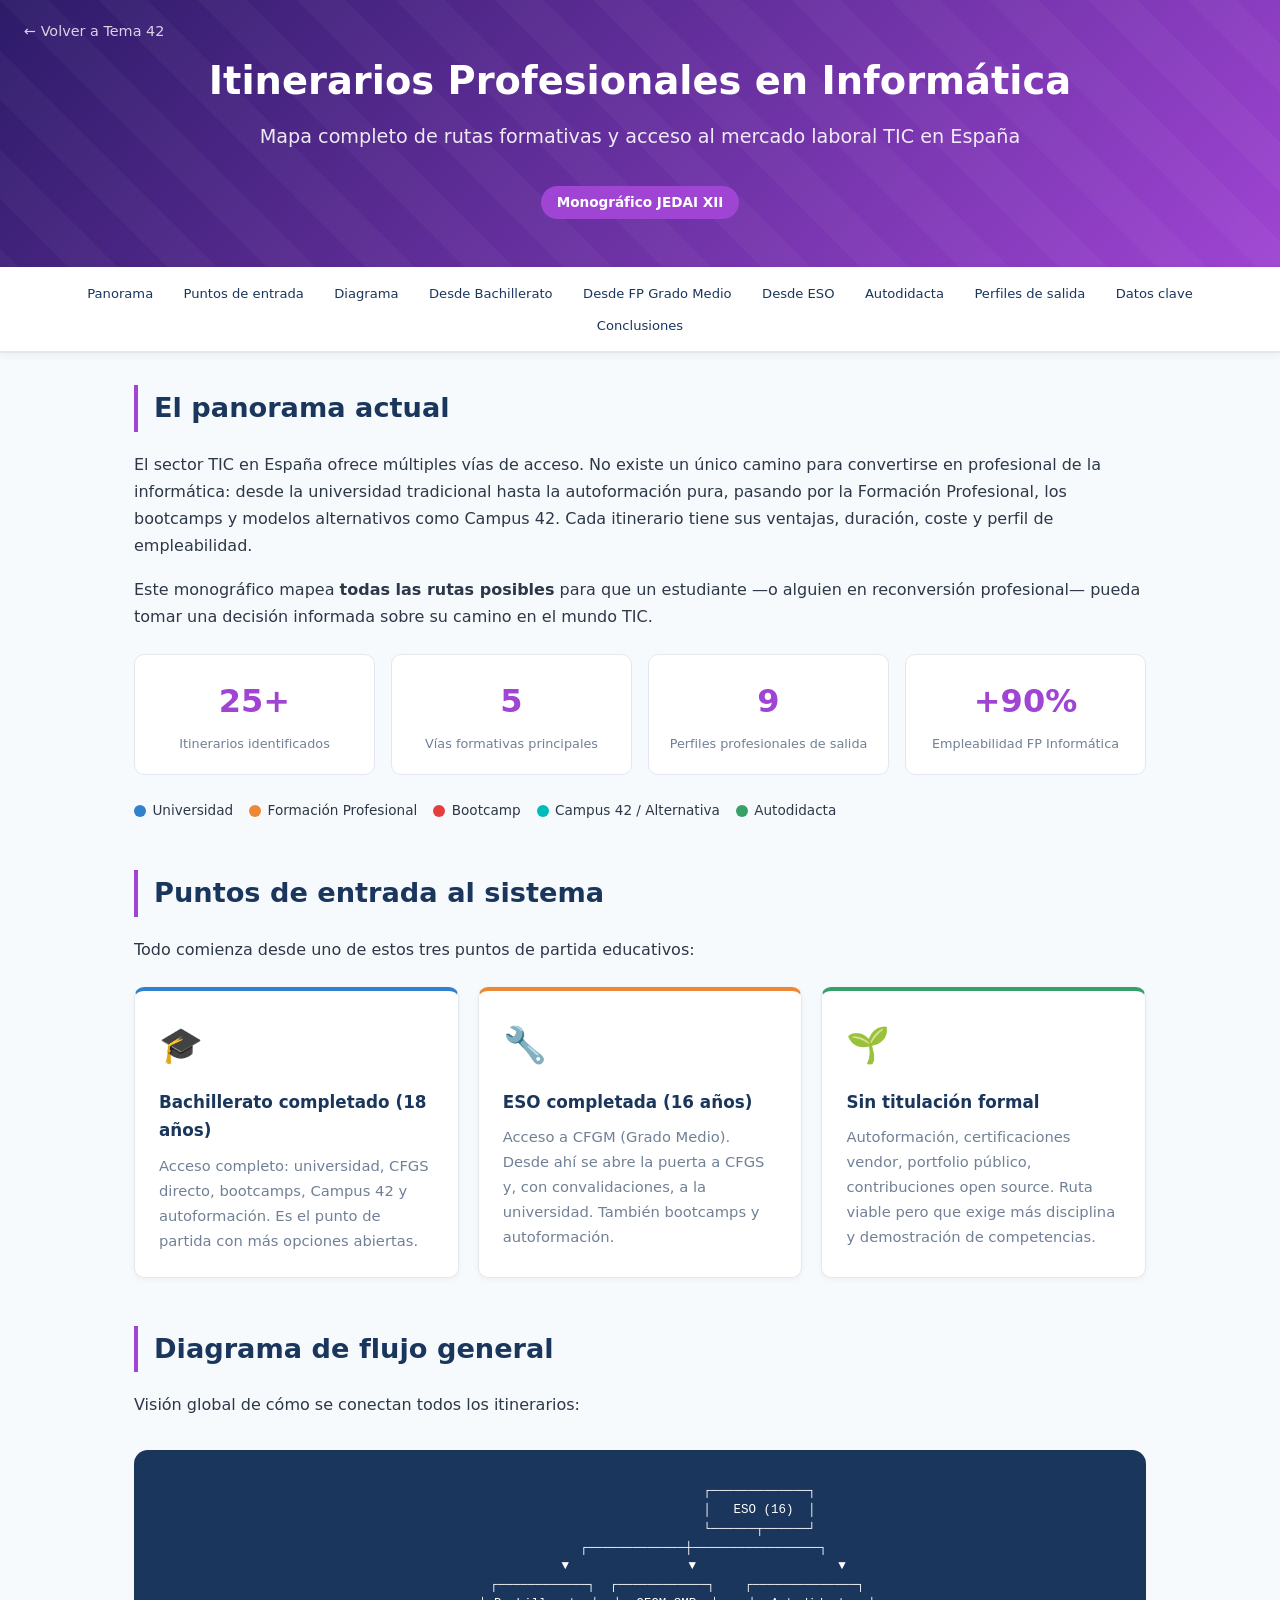
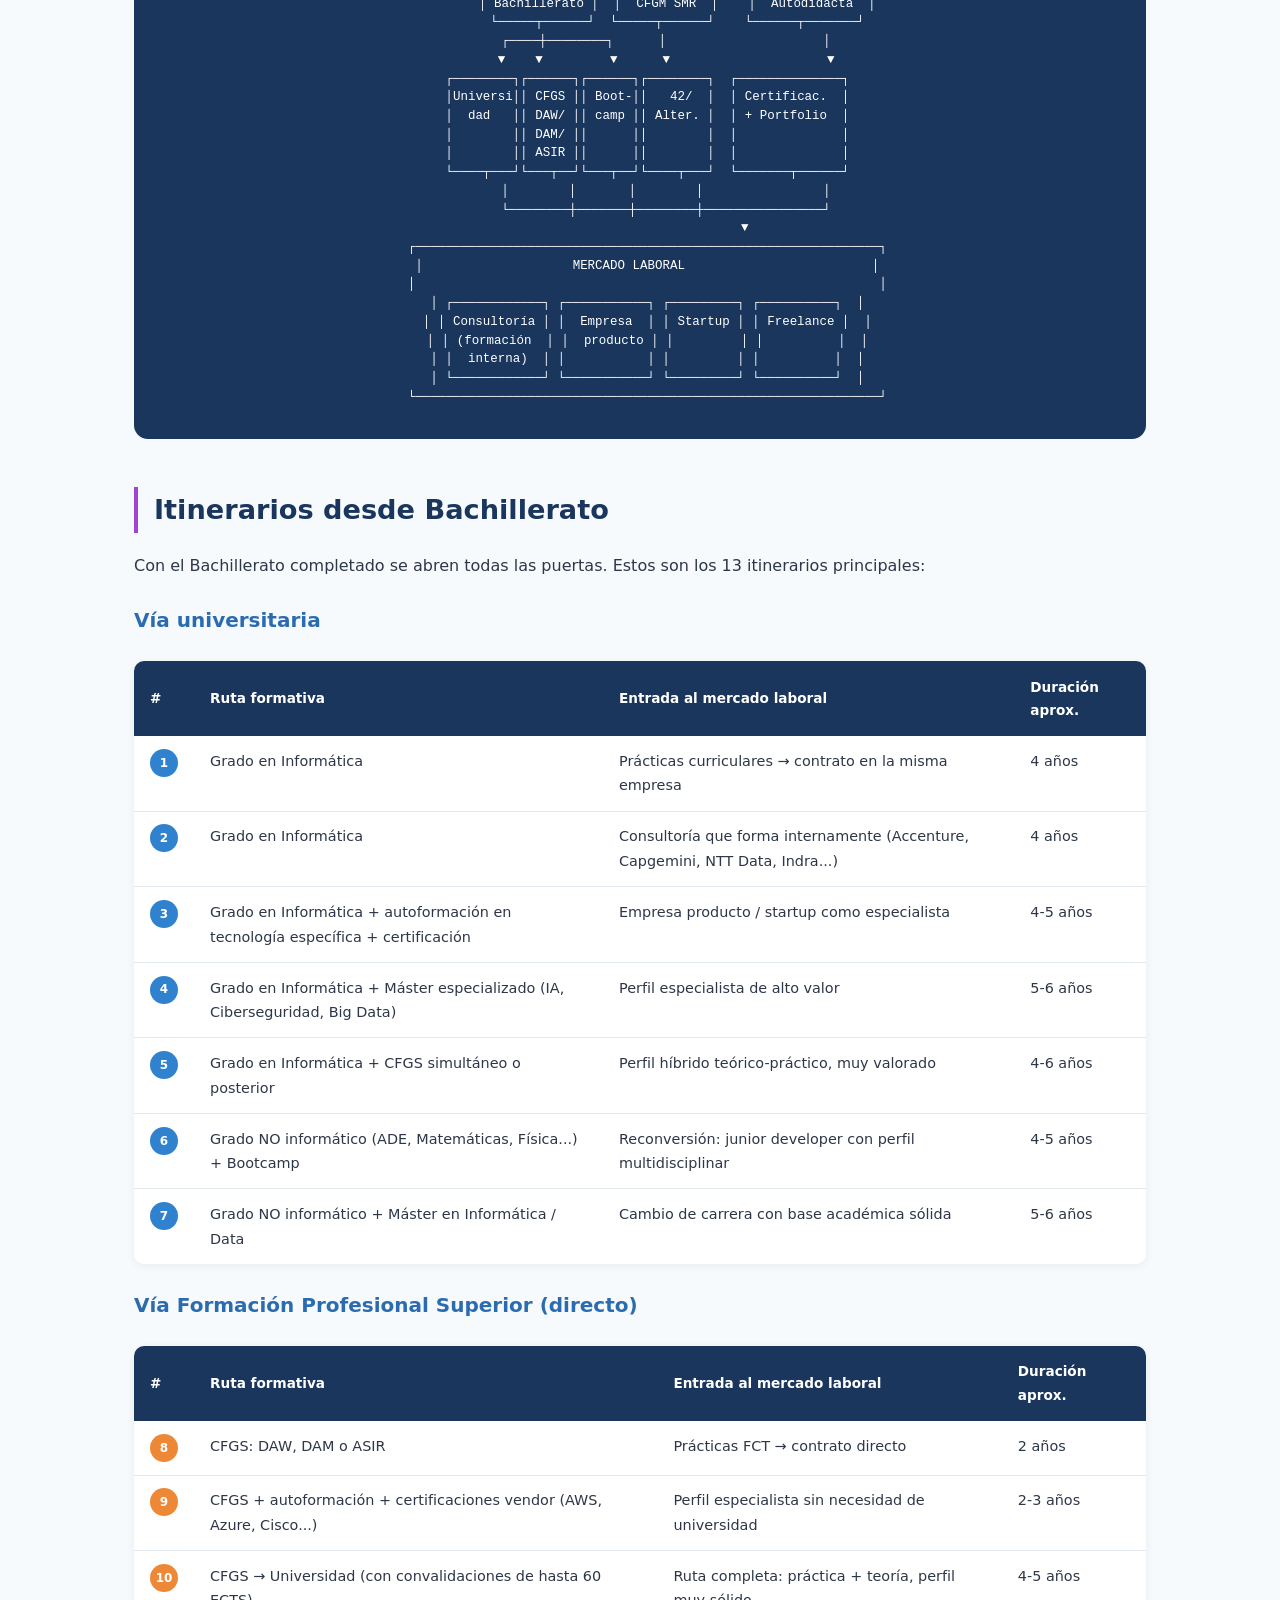
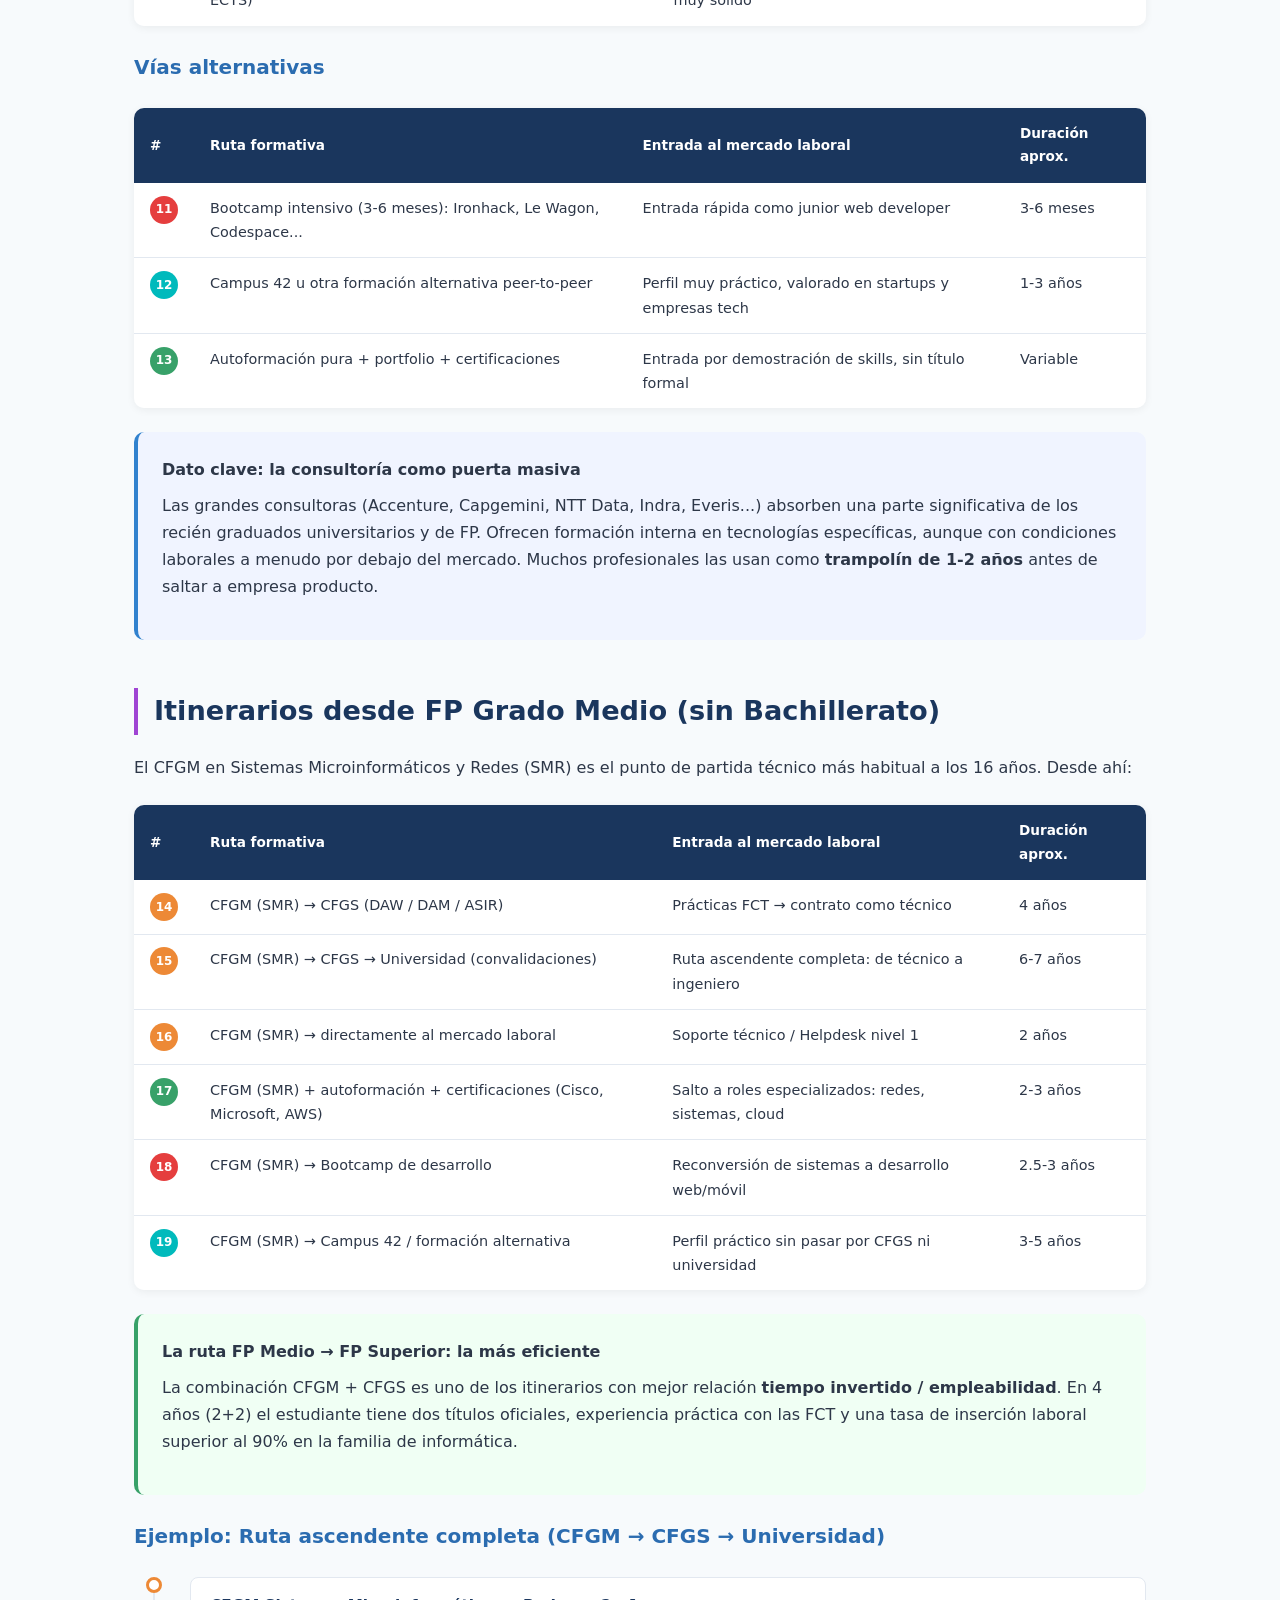
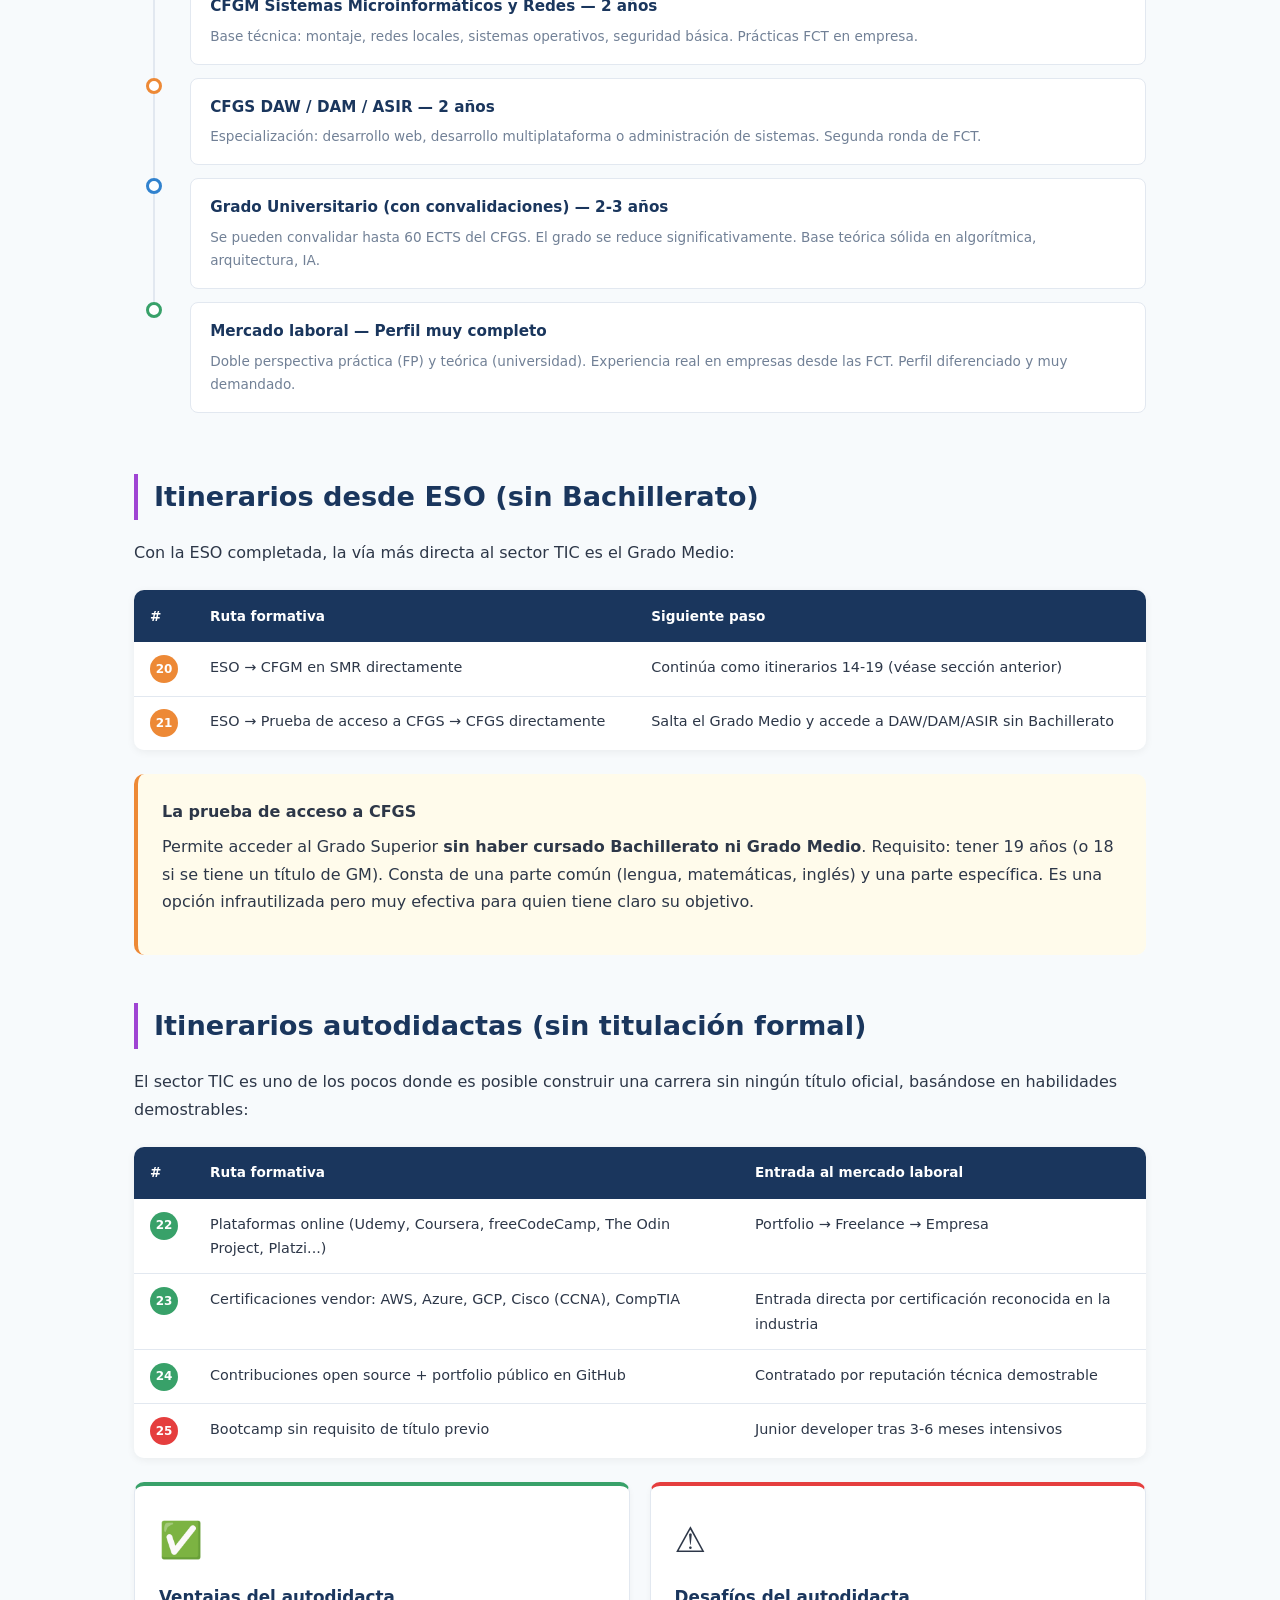
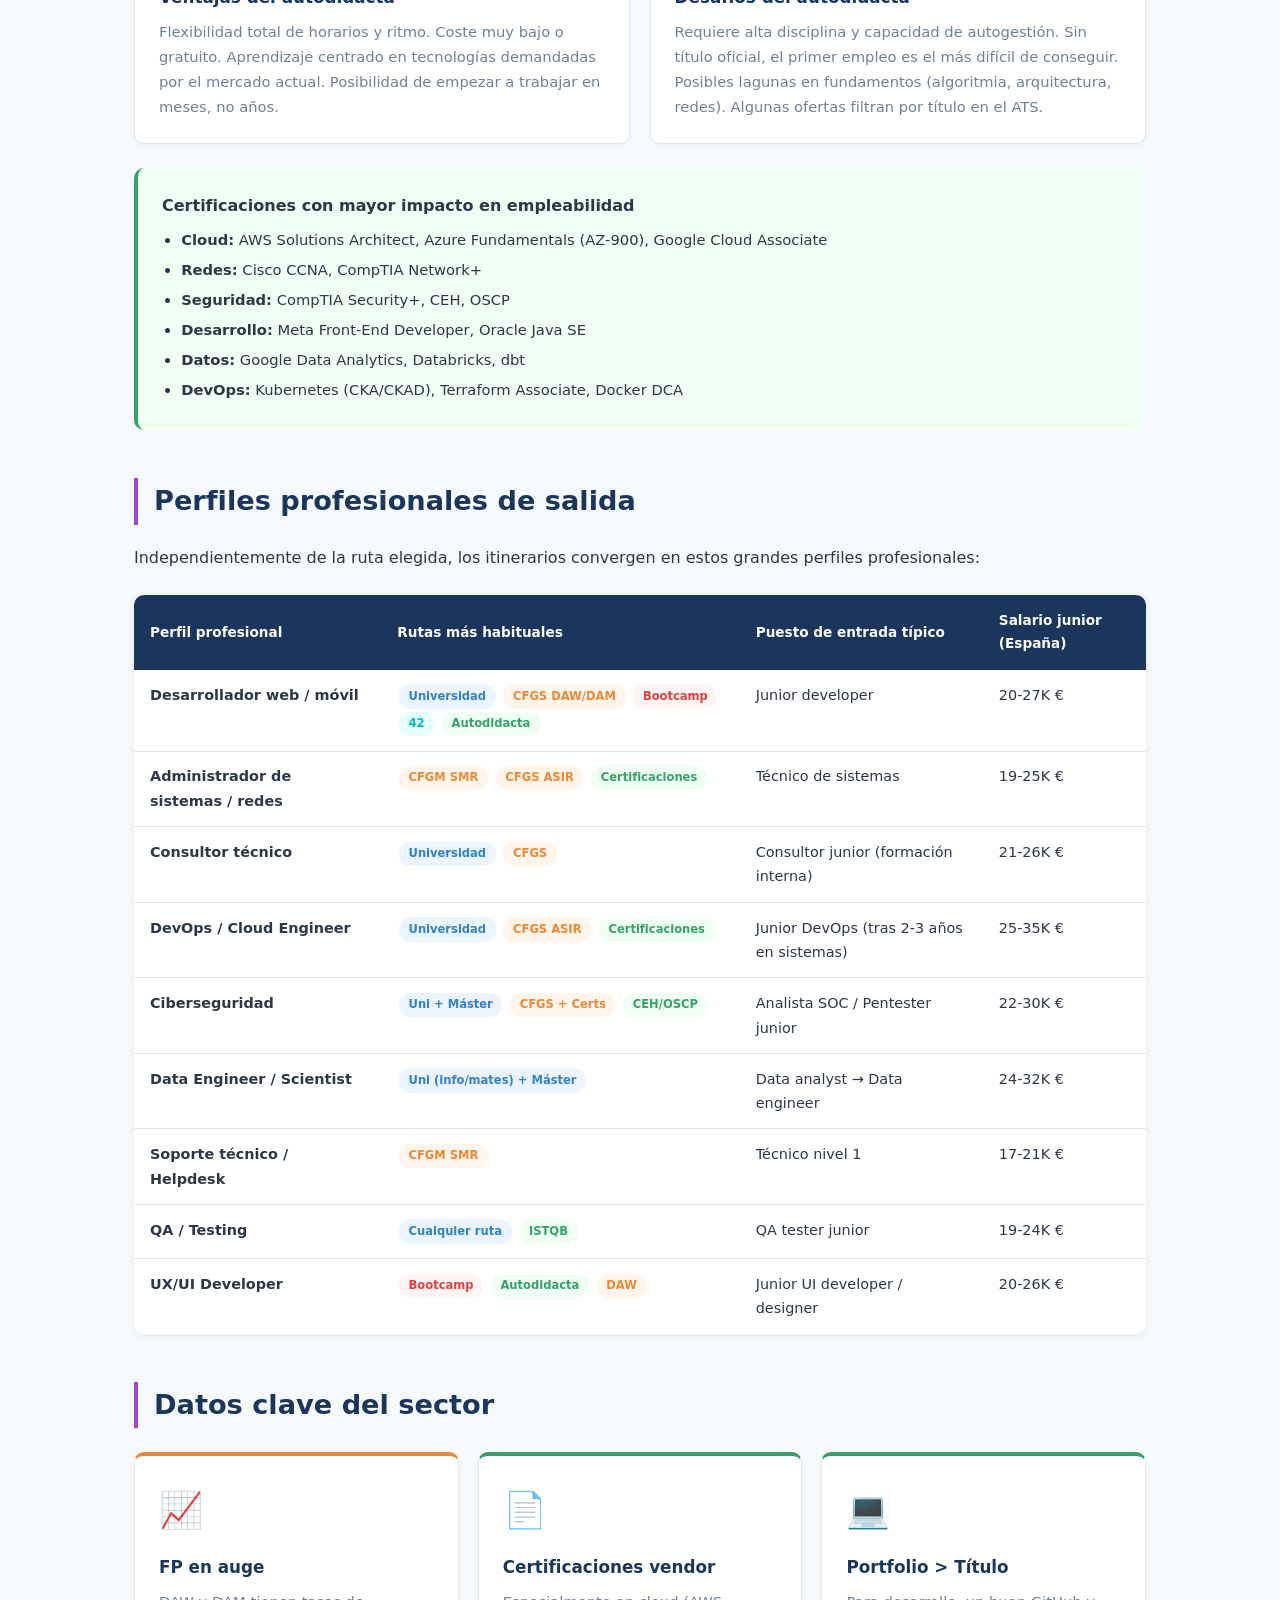
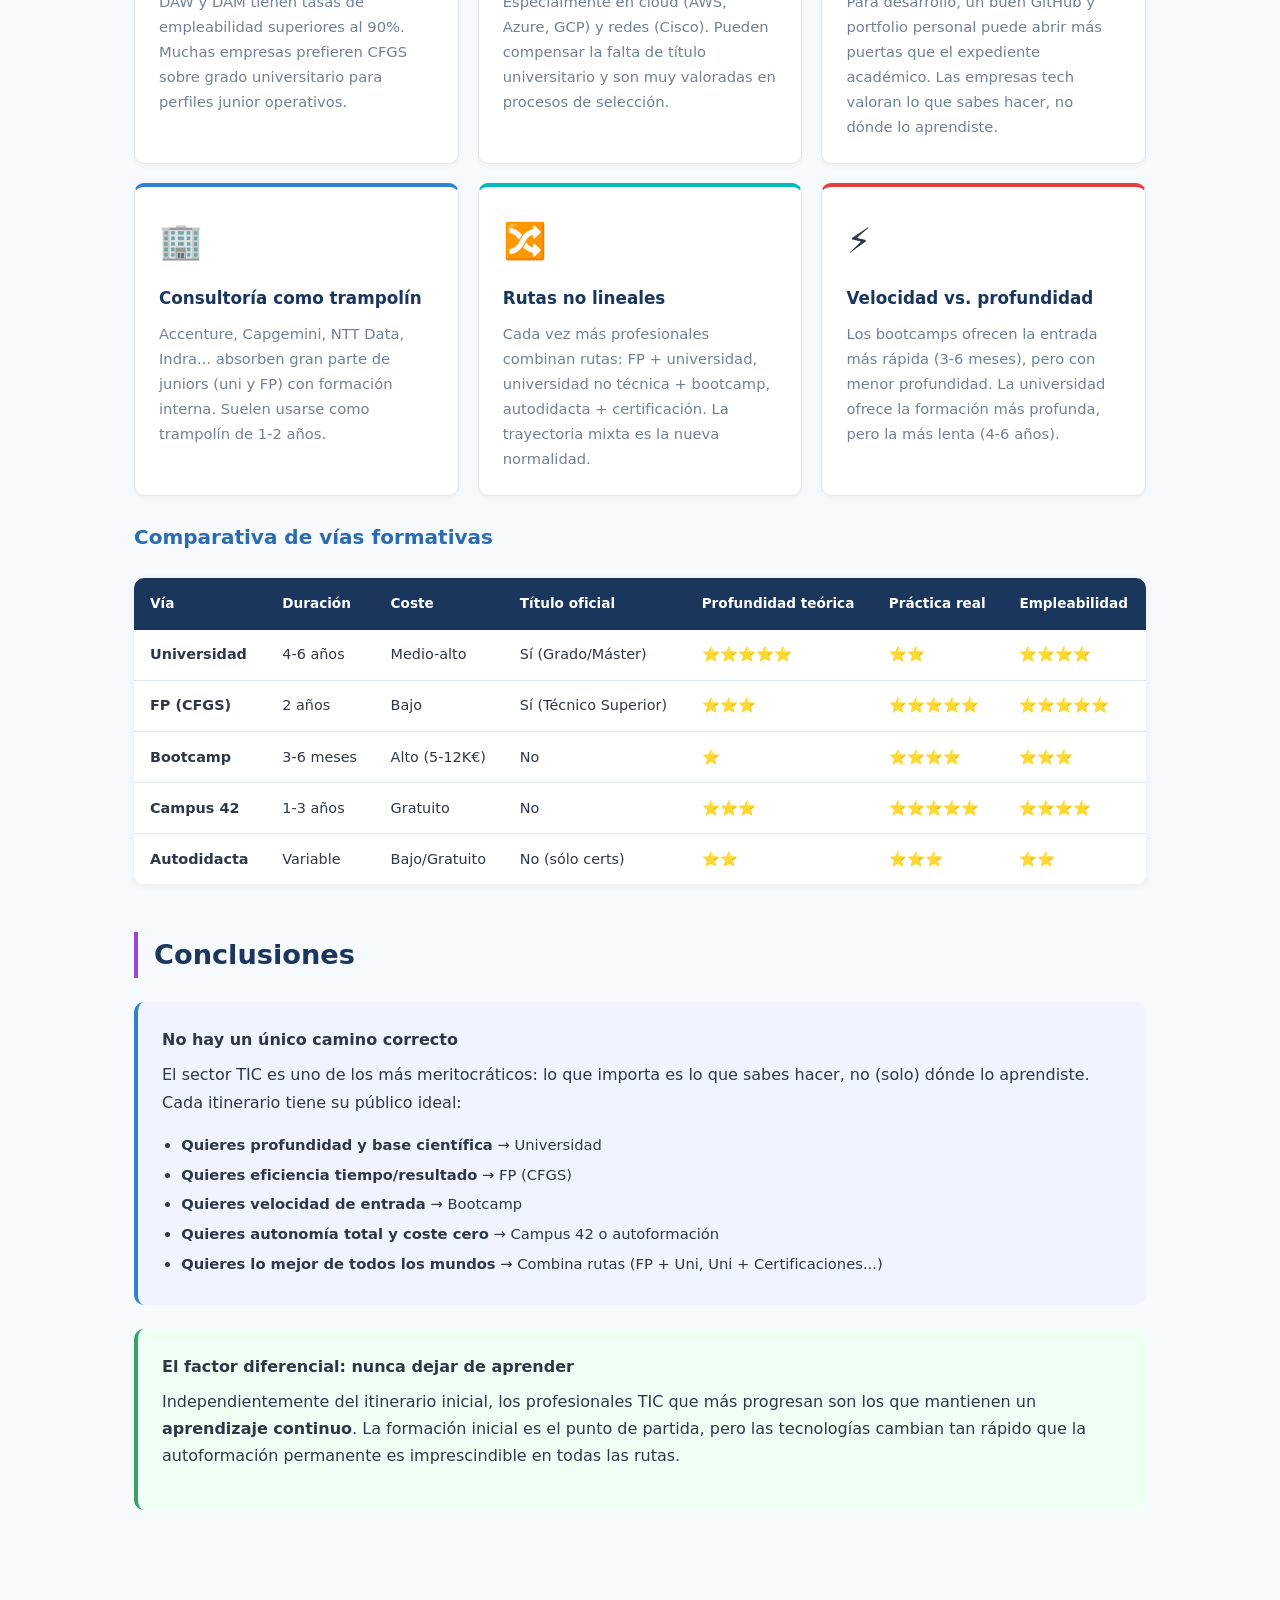
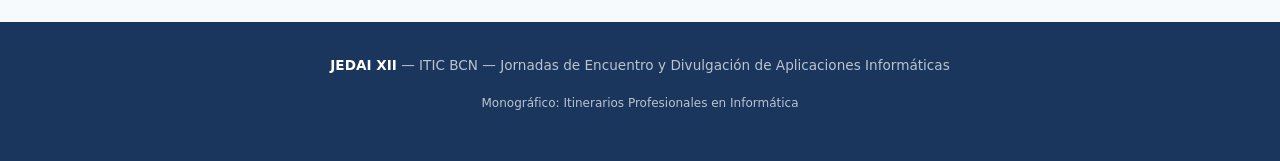
<file: Tema42-lugarFP/itinerarios/index.html>
<!DOCTYPE html>
<html lang="es">
<head>
    <meta charset="UTF-8">
    <meta name="viewport" content="width=device-width, initial-scale=1.0">
    <title>Itinerarios Profesionales en Inform&aacute;tica | JEDAI XII ITIC BCN</title>
    <style>
        :root {
            --primary: #1a365d;
            --primary-light: #2b6cb0;
            --accent: #9f44d3;
            --accent-dark: #7b2faf;
            --bg: #f7fafc;
            --bg-card: #ffffff;
            --text: #2d3748;
            --text-light: #718096;
            --border: #e2e8f0;
            --success: #38a169;
            --info: #3182ce;
            --warning: #ed8936;
            --fp: #ed8936;
            --uni: #3182ce;
            --auto: #38a169;
            --boot: #e53e3e;
            --c42: #00babc;
        }

        * { margin: 0; padding: 0; box-sizing: border-box; }

        body {
            font-family: 'Segoe UI', system-ui, -apple-system, sans-serif;
            background: var(--bg);
            color: var(--text);
            line-height: 1.7;
        }

        /* Header */
        header {
            background: linear-gradient(135deg, #2d1b69 0%, #9f44d3 100%);
            color: white;
            padding: 3rem 2rem;
            text-align: center;
            position: relative;
            overflow: hidden;
        }
        header::before {
            content: '';
            position: absolute;
            top: -50%; left: -50%;
            width: 200%; height: 200%;
            background: repeating-linear-gradient(
                45deg, transparent, transparent 35px,
                rgba(255,255,255,0.03) 35px, rgba(255,255,255,0.03) 70px
            );
        }
        header h1 {
            font-size: 2.4rem;
            font-weight: 700;
            position: relative;
            margin-bottom: 0.5rem;
        }
        header .subtitle {
            font-size: 1.2rem;
            opacity: 0.9;
            position: relative;
        }
        header .badge {
            display: inline-block;
            background: var(--accent);
            color: white;
            padding: 0.3rem 1rem;
            border-radius: 20px;
            font-size: 0.85rem;
            font-weight: 600;
            margin-top: 1rem;
            position: relative;
        }
        .back-link {
            position: absolute;
            top: 1.2rem; left: 1.5rem;
            color: rgba(255,255,255,0.8);
            text-decoration: none;
            font-size: 0.9rem;
            z-index: 10;
            transition: color 0.2s;
        }
        .back-link:hover { color: white; }

        /* Navigation */
        nav {
            background: white;
            border-bottom: 2px solid var(--border);
            padding: 0.8rem 2rem;
            position: sticky;
            top: 0;
            z-index: 100;
            box-shadow: 0 2px 8px rgba(0,0,0,0.06);
        }
        nav ul {
            list-style: none;
            display: flex;
            flex-wrap: wrap;
            gap: 0.3rem;
            justify-content: center;
            max-width: 1200px;
            margin: 0 auto;
        }
        nav a {
            text-decoration: none;
            color: var(--primary);
            font-size: 0.82rem;
            font-weight: 500;
            padding: 0.4rem 0.8rem;
            border-radius: 6px;
            transition: all 0.2s;
        }
        nav a:hover, nav a:focus {
            background: var(--accent);
            color: white;
        }

        /* Main */
        main {
            max-width: 1060px;
            margin: 0 auto;
            padding: 2rem 1.5rem 4rem;
        }

        /* Sections */
        section { margin-bottom: 3rem; }
        section h2 {
            color: var(--primary);
            font-size: 1.7rem;
            border-left: 4px solid var(--accent);
            padding-left: 1rem;
            margin-bottom: 1.2rem;
        }
        section h3 {
            color: var(--primary-light);
            font-size: 1.25rem;
            margin: 1.5rem 0 0.8rem;
        }
        p { margin-bottom: 1rem; }

        /* Cards */
        .card-grid {
            display: grid;
            grid-template-columns: repeat(auto-fit, minmax(300px, 1fr));
            gap: 1.2rem;
            margin: 1.5rem 0;
        }
        .card {
            background: var(--bg-card);
            border: 1px solid var(--border);
            border-radius: 10px;
            padding: 1.5rem;
            box-shadow: 0 2px 6px rgba(0,0,0,0.04);
            transition: transform 0.2s, box-shadow 0.2s;
        }
        .card:hover {
            transform: translateY(-3px);
            box-shadow: 0 6px 16px rgba(0,0,0,0.08);
        }
        .card .icon { font-size: 2.2rem; margin-bottom: 0.8rem; }
        .card h4 {
            font-size: 1.05rem;
            margin-bottom: 0.5rem;
            color: var(--primary);
        }
        .card p { font-size: 0.92rem; color: var(--text-light); margin-bottom: 0; }
        .card.border-uni { border-top: 4px solid var(--uni); }
        .card.border-fp { border-top: 4px solid var(--fp); }
        .card.border-auto { border-top: 4px solid var(--auto); }
        .card.border-boot { border-top: 4px solid var(--boot); }
        .card.border-c42 { border-top: 4px solid var(--c42); }

        /* Flow diagram */
        .flow-diagram {
            background: var(--primary);
            color: white;
            border-radius: 14px;
            padding: 2rem;
            margin: 2rem 0;
            overflow-x: auto;
        }
        .flow-diagram pre {
            font-family: 'Cascadia Code', 'Fira Code', 'Consolas', monospace;
            font-size: 0.78rem;
            line-height: 1.5;
            white-space: pre;
            text-align: center;
        }

        /* Tables */
        .table-wrapper {
            overflow-x: auto;
            margin: 1.5rem 0;
            border-radius: 10px;
            box-shadow: 0 2px 8px rgba(0,0,0,0.06);
        }
        table {
            width: 100%;
            border-collapse: collapse;
            background: white;
            font-size: 0.9rem;
        }
        thead th {
            background: var(--primary);
            color: white;
            padding: 0.9rem 1rem;
            text-align: left;
            font-weight: 600;
            font-size: 0.85rem;
        }
        tbody td {
            padding: 0.8rem 1rem;
            border-bottom: 1px solid var(--border);
            vertical-align: top;
        }
        tbody tr:hover { background: #f0f4ff; }
        tbody tr:last-child td { border-bottom: none; }

        /* Route number badge */
        .route-num {
            display: inline-flex;
            align-items: center;
            justify-content: center;
            width: 28px; height: 28px;
            border-radius: 50%;
            font-size: 0.75rem;
            font-weight: 700;
            color: white;
            flex-shrink: 0;
        }
        .route-num.uni { background: var(--uni); }
        .route-num.fp { background: var(--fp); }
        .route-num.auto { background: var(--auto); }
        .route-num.boot { background: var(--boot); }
        .route-num.c42 { background: var(--c42); }

        /* Tags */
        .tag {
            display: inline-block;
            padding: 0.15rem 0.6rem;
            border-radius: 12px;
            font-size: 0.72rem;
            font-weight: 600;
            margin: 0.1rem;
        }
        .tag-uni { background: #ebf4ff; color: var(--uni); }
        .tag-fp { background: #fff5eb; color: var(--fp); }
        .tag-auto { background: #f0fff4; color: var(--auto); }
        .tag-boot { background: #fff5f5; color: var(--boot); }
        .tag-c42 { background: #e6fffa; color: var(--c42); }

        /* Highlight boxes */
        .highlight-box {
            border-radius: 10px;
            padding: 1.5rem;
            margin: 1.5rem 0;
        }
        .highlight-box.insight {
            background: #f0f4ff;
            border-left: 4px solid var(--info);
        }
        .highlight-box.warning {
            background: #fffbeb;
            border-left: 4px solid var(--warning);
        }
        .highlight-box.success {
            background: #f0fff4;
            border-left: 4px solid var(--success);
        }
        .highlight-box h4 { margin-bottom: 0.5rem; }
        .highlight-box ul { margin-left: 1.2rem; margin-top: 0.5rem; }
        .highlight-box li { margin-bottom: 0.3rem; font-size: 0.92rem; }

        /* Stats */
        .stats-row {
            display: grid;
            grid-template-columns: repeat(auto-fit, minmax(180px, 1fr));
            gap: 1rem;
            margin: 1.5rem 0;
        }
        .stat-card {
            background: white;
            border: 1px solid var(--border);
            border-radius: 10px;
            padding: 1.2rem;
            text-align: center;
        }
        .stat-card .number {
            font-size: 2rem;
            font-weight: 800;
            color: var(--accent);
        }
        .stat-card .label {
            font-size: 0.8rem;
            color: var(--text-light);
            margin-top: 0.3rem;
        }

        /* Legend */
        .legend {
            display: flex;
            flex-wrap: wrap;
            gap: 1rem;
            margin: 1rem 0 2rem;
            font-size: 0.85rem;
        }
        .legend-item {
            display: flex;
            align-items: center;
            gap: 0.4rem;
        }
        .legend-dot {
            width: 12px; height: 12px;
            border-radius: 50%;
            flex-shrink: 0;
        }

        /* Timeline path */
        .path-container { margin: 1.5rem 0; }
        .path-item {
            display: flex;
            gap: 1rem;
            margin-bottom: 0;
            position: relative;
        }
        .path-line {
            display: flex;
            flex-direction: column;
            align-items: center;
            width: 40px;
            flex-shrink: 0;
        }
        .path-dot {
            width: 16px; height: 16px;
            border-radius: 50%;
            border: 3px solid var(--accent);
            background: white;
            z-index: 1;
            flex-shrink: 0;
        }
        .path-connector {
            width: 2px;
            flex-grow: 1;
            background: var(--border);
            min-height: 20px;
        }
        .path-content {
            background: white;
            border: 1px solid var(--border);
            border-radius: 8px;
            padding: 1rem 1.2rem;
            margin-bottom: 0.8rem;
            flex-grow: 1;
        }
        .path-content h4 { font-size: 0.95rem; color: var(--primary); margin-bottom: 0.3rem; }
        .path-content p { font-size: 0.85rem; color: var(--text-light); margin-bottom: 0; }

        /* Footer */
        footer {
            background: var(--primary);
            color: rgba(255,255,255,0.7);
            text-align: center;
            padding: 2rem;
            font-size: 0.85rem;
        }
        footer strong { color: white; }

        @media (max-width: 700px) {
            header h1 { font-size: 1.6rem; }
            .card-grid { grid-template-columns: 1fr; }
            .stats-row { grid-template-columns: repeat(2, 1fr); }
            .flow-diagram pre { font-size: 0.6rem; }
        }
    </style>
</head>
<body>

    <header>
        <a href="../" class="back-link">&larr; Volver a Tema 42</a>
        <h1>Itinerarios Profesionales en Inform&aacute;tica</h1>
        <p class="subtitle">Mapa completo de rutas formativas y acceso al mercado laboral TIC en Espa&ntilde;a</p>
        <span class="badge">Monogr&aacute;fico JEDAI XII</span>
    </header>

    <nav>
        <ul>
            <li><a href="#panorama">Panorama</a></li>
            <li><a href="#puntos-entrada">Puntos de entrada</a></li>
            <li><a href="#diagrama">Diagrama</a></li>
            <li><a href="#bachillerato">Desde Bachillerato</a></li>
            <li><a href="#fp-medio">Desde FP Grado Medio</a></li>
            <li><a href="#eso">Desde ESO</a></li>
            <li><a href="#autodidacta">Autodidacta</a></li>
            <li><a href="#perfiles">Perfiles de salida</a></li>
            <li><a href="#datos">Datos clave</a></li>
            <li><a href="#conclusiones">Conclusiones</a></li>
        </ul>
    </nav>

    <main>

        <!-- ==================== PANORAMA ==================== -->
        <section id="panorama">
            <h2>El panorama actual</h2>
            <p>
                El sector TIC en Espa&ntilde;a ofrece m&uacute;ltiples v&iacute;as de acceso. No existe un &uacute;nico camino para convertirse en profesional de la inform&aacute;tica: desde la universidad tradicional hasta la autoformaci&oacute;n pura, pasando por la Formaci&oacute;n Profesional, los bootcamps y modelos alternativos como Campus 42. Cada itinerario tiene sus ventajas, duraci&oacute;n, coste y perfil de empleabilidad.
            </p>
            <p>
                Este monogr&aacute;fico mapea <strong>todas las rutas posibles</strong> para que un estudiante &mdash;o alguien en reconversi&oacute;n profesional&mdash; pueda tomar una decisi&oacute;n informada sobre su camino en el mundo TIC.
            </p>

            <div class="stats-row">
                <div class="stat-card">
                    <div class="number">25+</div>
                    <div class="label">Itinerarios identificados</div>
                </div>
                <div class="stat-card">
                    <div class="number">5</div>
                    <div class="label">V&iacute;as formativas principales</div>
                </div>
                <div class="stat-card">
                    <div class="number">9</div>
                    <div class="label">Perfiles profesionales de salida</div>
                </div>
                <div class="stat-card">
                    <div class="number">+90%</div>
                    <div class="label">Empleabilidad FP Inform&aacute;tica</div>
                </div>
            </div>

            <div class="legend">
                <div class="legend-item"><div class="legend-dot" style="background:var(--uni)"></div> Universidad</div>
                <div class="legend-item"><div class="legend-dot" style="background:var(--fp)"></div> Formaci&oacute;n Profesional</div>
                <div class="legend-item"><div class="legend-dot" style="background:var(--boot)"></div> Bootcamp</div>
                <div class="legend-item"><div class="legend-dot" style="background:var(--c42)"></div> Campus 42 / Alternativa</div>
                <div class="legend-item"><div class="legend-dot" style="background:var(--auto)"></div> Autodidacta</div>
            </div>
        </section>

        <!-- ==================== PUNTOS DE ENTRADA ==================== -->
        <section id="puntos-entrada">
            <h2>Puntos de entrada al sistema</h2>
            <p>Todo comienza desde uno de estos tres puntos de partida educativos:</p>

            <div class="card-grid">
                <div class="card border-uni">
                    <div class="icon">&#127891;</div>
                    <h4>Bachillerato completado (18 a&ntilde;os)</h4>
                    <p>Acceso completo: universidad, CFGS directo, bootcamps, Campus 42 y autoformaci&oacute;n. Es el punto de partida con m&aacute;s opciones abiertas.</p>
                </div>
                <div class="card border-fp">
                    <div class="icon">&#128295;</div>
                    <h4>ESO completada (16 a&ntilde;os)</h4>
                    <p>Acceso a CFGM (Grado Medio). Desde ah&iacute; se abre la puerta a CFGS y, con convalidaciones, a la universidad. Tambi&eacute;n bootcamps y autoformaci&oacute;n.</p>
                </div>
                <div class="card border-auto">
                    <div class="icon">&#127793;</div>
                    <h4>Sin titulaci&oacute;n formal</h4>
                    <p>Autoformaci&oacute;n, certificaciones vendor, portfolio p&uacute;blico, contribuciones open source. Ruta viable pero que exige m&aacute;s disciplina y demostraci&oacute;n de competencias.</p>
                </div>
            </div>
        </section>

        <!-- ==================== DIAGRAMA ==================== -->
        <section id="diagrama">
            <h2>Diagrama de flujo general</h2>
            <p>Visi&oacute;n global de c&oacute;mo se conectan todos los itinerarios:</p>

            <div class="flow-diagram">
<pre>
                                &#9484;&#9472;&#9472;&#9472;&#9472;&#9472;&#9472;&#9472;&#9472;&#9472;&#9472;&#9472;&#9472;&#9472;&#9488;
                                &#9474;   ESO (16)  &#9474;
                                &#9492;&#9472;&#9472;&#9472;&#9472;&#9472;&#9472;&#9516;&#9472;&#9472;&#9472;&#9472;&#9472;&#9472;&#9496;
                 &#9484;&#9472;&#9472;&#9472;&#9472;&#9472;&#9472;&#9472;&#9472;&#9472;&#9472;&#9472;&#9472;&#9472;&#9532;&#9472;&#9472;&#9472;&#9472;&#9472;&#9472;&#9472;&#9472;&#9472;&#9472;&#9472;&#9472;&#9472;&#9472;&#9472;&#9472;&#9472;&#9488;
                 &#9660;                &#9660;                   &#9660;
          &#9484;&#9472;&#9472;&#9472;&#9472;&#9472;&#9472;&#9472;&#9472;&#9472;&#9472;&#9472;&#9472;&#9488;  &#9484;&#9472;&#9472;&#9472;&#9472;&#9472;&#9472;&#9472;&#9472;&#9472;&#9472;&#9472;&#9472;&#9488;    &#9484;&#9472;&#9472;&#9472;&#9472;&#9472;&#9472;&#9472;&#9472;&#9472;&#9472;&#9472;&#9472;&#9472;&#9472;&#9488;
          &#9474; Bachillerato &#9474;  &#9474;  CFGM SMR  &#9474;    &#9474;  Autodidacta  &#9474;
          &#9492;&#9472;&#9472;&#9472;&#9472;&#9472;&#9516;&#9472;&#9472;&#9472;&#9472;&#9472;&#9472;&#9496;  &#9492;&#9472;&#9472;&#9472;&#9472;&#9472;&#9516;&#9472;&#9472;&#9472;&#9472;&#9472;&#9472;&#9496;    &#9492;&#9472;&#9472;&#9472;&#9472;&#9472;&#9472;&#9516;&#9472;&#9472;&#9472;&#9472;&#9472;&#9472;&#9472;&#9496;
       &#9484;&#9472;&#9472;&#9472;&#9472;&#9532;&#9472;&#9472;&#9472;&#9472;&#9472;&#9472;&#9472;&#9472;&#9488;      &#9474;                     &#9474;
       &#9660;    &#9660;         &#9660;      &#9660;                     &#9660;
  &#9484;&#9472;&#9472;&#9472;&#9472;&#9472;&#9472;&#9472;&#9472;&#9488;&#9484;&#9472;&#9472;&#9472;&#9472;&#9472;&#9472;&#9488;&#9484;&#9472;&#9472;&#9472;&#9472;&#9472;&#9472;&#9488;&#9484;&#9472;&#9472;&#9472;&#9472;&#9472;&#9472;&#9472;&#9472;&#9488;  &#9484;&#9472;&#9472;&#9472;&#9472;&#9472;&#9472;&#9472;&#9472;&#9472;&#9472;&#9472;&#9472;&#9472;&#9472;&#9488;
  &#9474;Universi&#9474;&#9474; CFGS &#9474;&#9474; Boot-&#9474;&#9474;   42/  &#9474;  &#9474; Certificac.  &#9474;
  &#9474;  dad   &#9474;&#9474; DAW/ &#9474;&#9474; camp &#9474;&#9474; Alter. &#9474;  &#9474; + Portfolio  &#9474;
  &#9474;        &#9474;&#9474; DAM/ &#9474;&#9474;      &#9474;&#9474;        &#9474;  &#9474;              &#9474;
  &#9474;        &#9474;&#9474; ASIR &#9474;&#9474;      &#9474;&#9474;        &#9474;  &#9474;              &#9474;
  &#9492;&#9472;&#9472;&#9472;&#9472;&#9516;&#9472;&#9472;&#9472;&#9496;&#9492;&#9472;&#9472;&#9472;&#9516;&#9472;&#9472;&#9496;&#9492;&#9472;&#9472;&#9472;&#9516;&#9472;&#9472;&#9496;&#9492;&#9472;&#9472;&#9472;&#9472;&#9516;&#9472;&#9472;&#9472;&#9496;  &#9492;&#9472;&#9472;&#9472;&#9472;&#9472;&#9472;&#9472;&#9516;&#9472;&#9472;&#9472;&#9472;&#9472;&#9472;&#9496;
       &#9474;        &#9474;       &#9474;        &#9474;                &#9474;
       &#9492;&#9472;&#9472;&#9472;&#9472;&#9472;&#9472;&#9472;&#9472;&#9532;&#9472;&#9472;&#9472;&#9472;&#9472;&#9472;&#9472;&#9532;&#9472;&#9472;&#9472;&#9472;&#9472;&#9472;&#9472;&#9472;&#9532;&#9472;&#9472;&#9472;&#9472;&#9472;&#9472;&#9472;&#9472;&#9472;&#9472;&#9472;&#9472;&#9472;&#9472;&#9472;&#9472;&#9496;
                            &#9660;
  &#9484;&#9472;&#9472;&#9472;&#9472;&#9472;&#9472;&#9472;&#9472;&#9472;&#9472;&#9472;&#9472;&#9472;&#9472;&#9472;&#9472;&#9472;&#9472;&#9472;&#9472;&#9472;&#9472;&#9472;&#9472;&#9472;&#9472;&#9472;&#9472;&#9472;&#9472;&#9472;&#9472;&#9472;&#9472;&#9472;&#9472;&#9472;&#9472;&#9472;&#9472;&#9472;&#9472;&#9472;&#9472;&#9472;&#9472;&#9472;&#9472;&#9472;&#9472;&#9472;&#9472;&#9472;&#9472;&#9472;&#9472;&#9472;&#9472;&#9472;&#9472;&#9472;&#9472;&#9488;
  &#9474;                    MERCADO LABORAL                         &#9474;
  &#9474;                                                              &#9474;
  &#9474; &#9484;&#9472;&#9472;&#9472;&#9472;&#9472;&#9472;&#9472;&#9472;&#9472;&#9472;&#9472;&#9472;&#9488; &#9484;&#9472;&#9472;&#9472;&#9472;&#9472;&#9472;&#9472;&#9472;&#9472;&#9472;&#9472;&#9488; &#9484;&#9472;&#9472;&#9472;&#9472;&#9472;&#9472;&#9472;&#9472;&#9472;&#9488; &#9484;&#9472;&#9472;&#9472;&#9472;&#9472;&#9472;&#9472;&#9472;&#9472;&#9472;&#9488;  &#9474;
  &#9474; &#9474; Consultor&iacute;a &#9474; &#9474;  Empresa  &#9474; &#9474; Startup &#9474; &#9474; Freelance &#9474;  &#9474;
  &#9474; &#9474; (formaci&oacute;n  &#9474; &#9474;  producto &#9474; &#9474;         &#9474; &#9474;          &#9474;  &#9474;
  &#9474; &#9474;  interna)  &#9474; &#9474;           &#9474; &#9474;         &#9474; &#9474;          &#9474;  &#9474;
  &#9474; &#9492;&#9472;&#9472;&#9472;&#9472;&#9472;&#9472;&#9472;&#9472;&#9472;&#9472;&#9472;&#9472;&#9496; &#9492;&#9472;&#9472;&#9472;&#9472;&#9472;&#9472;&#9472;&#9472;&#9472;&#9472;&#9472;&#9496; &#9492;&#9472;&#9472;&#9472;&#9472;&#9472;&#9472;&#9472;&#9472;&#9472;&#9496; &#9492;&#9472;&#9472;&#9472;&#9472;&#9472;&#9472;&#9472;&#9472;&#9472;&#9472;&#9496;  &#9474;
  &#9492;&#9472;&#9472;&#9472;&#9472;&#9472;&#9472;&#9472;&#9472;&#9472;&#9472;&#9472;&#9472;&#9472;&#9472;&#9472;&#9472;&#9472;&#9472;&#9472;&#9472;&#9472;&#9472;&#9472;&#9472;&#9472;&#9472;&#9472;&#9472;&#9472;&#9472;&#9472;&#9472;&#9472;&#9472;&#9472;&#9472;&#9472;&#9472;&#9472;&#9472;&#9472;&#9472;&#9472;&#9472;&#9472;&#9472;&#9472;&#9472;&#9472;&#9472;&#9472;&#9472;&#9472;&#9472;&#9472;&#9472;&#9472;&#9472;&#9472;&#9472;&#9472;&#9472;&#9496;
</pre>
            </div>
        </section>

        <!-- ==================== DESDE BACHILLERATO ==================== -->
        <section id="bachillerato">
            <h2>Itinerarios desde Bachillerato</h2>
            <p>Con el Bachillerato completado se abren todas las puertas. Estos son los 13 itinerarios principales:</p>

            <h3>V&iacute;a universitaria</h3>
            <div class="table-wrapper">
                <table>
                    <thead>
                        <tr>
                            <th style="width:40px">#</th>
                            <th>Ruta formativa</th>
                            <th>Entrada al mercado laboral</th>
                            <th>Duraci&oacute;n aprox.</th>
                        </tr>
                    </thead>
                    <tbody>
                        <tr>
                            <td><span class="route-num uni">1</span></td>
                            <td>Grado en Inform&aacute;tica</td>
                            <td>Pr&aacute;cticas curriculares &rarr; contrato en la misma empresa</td>
                            <td>4 a&ntilde;os</td>
                        </tr>
                        <tr>
                            <td><span class="route-num uni">2</span></td>
                            <td>Grado en Inform&aacute;tica</td>
                            <td>Consultor&iacute;a que forma internamente (Accenture, Capgemini, NTT Data, Indra...)</td>
                            <td>4 a&ntilde;os</td>
                        </tr>
                        <tr>
                            <td><span class="route-num uni">3</span></td>
                            <td>Grado en Inform&aacute;tica + autoformaci&oacute;n en tecnolog&iacute;a espec&iacute;fica + certificaci&oacute;n</td>
                            <td>Empresa producto / startup como especialista</td>
                            <td>4-5 a&ntilde;os</td>
                        </tr>
                        <tr>
                            <td><span class="route-num uni">4</span></td>
                            <td>Grado en Inform&aacute;tica + M&aacute;ster especializado (IA, Ciberseguridad, Big Data)</td>
                            <td>Perfil especialista de alto valor</td>
                            <td>5-6 a&ntilde;os</td>
                        </tr>
                        <tr>
                            <td><span class="route-num uni">5</span></td>
                            <td>Grado en Inform&aacute;tica + CFGS simult&aacute;neo o posterior</td>
                            <td>Perfil h&iacute;brido te&oacute;rico-pr&aacute;ctico, muy valorado</td>
                            <td>4-6 a&ntilde;os</td>
                        </tr>
                        <tr>
                            <td><span class="route-num uni">6</span></td>
                            <td>Grado NO inform&aacute;tico (ADE, Matem&aacute;ticas, F&iacute;sica...) + Bootcamp</td>
                            <td>Reconversi&oacute;n: junior developer con perfil multidisciplinar</td>
                            <td>4-5 a&ntilde;os</td>
                        </tr>
                        <tr>
                            <td><span class="route-num uni">7</span></td>
                            <td>Grado NO inform&aacute;tico + M&aacute;ster en Inform&aacute;tica / Data</td>
                            <td>Cambio de carrera con base acad&eacute;mica s&oacute;lida</td>
                            <td>5-6 a&ntilde;os</td>
                        </tr>
                    </tbody>
                </table>
            </div>

            <h3>V&iacute;a Formaci&oacute;n Profesional Superior (directo)</h3>
            <div class="table-wrapper">
                <table>
                    <thead>
                        <tr>
                            <th style="width:40px">#</th>
                            <th>Ruta formativa</th>
                            <th>Entrada al mercado laboral</th>
                            <th>Duraci&oacute;n aprox.</th>
                        </tr>
                    </thead>
                    <tbody>
                        <tr>
                            <td><span class="route-num fp">8</span></td>
                            <td>CFGS: DAW, DAM o ASIR</td>
                            <td>Pr&aacute;cticas FCT &rarr; contrato directo</td>
                            <td>2 a&ntilde;os</td>
                        </tr>
                        <tr>
                            <td><span class="route-num fp">9</span></td>
                            <td>CFGS + autoformaci&oacute;n + certificaciones vendor (AWS, Azure, Cisco...)</td>
                            <td>Perfil especialista sin necesidad de universidad</td>
                            <td>2-3 a&ntilde;os</td>
                        </tr>
                        <tr>
                            <td><span class="route-num fp">10</span></td>
                            <td>CFGS &rarr; Universidad (con convalidaciones de hasta 60 ECTS)</td>
                            <td>Ruta completa: pr&aacute;ctica + teor&iacute;a, perfil muy s&oacute;lido</td>
                            <td>4-5 a&ntilde;os</td>
                        </tr>
                    </tbody>
                </table>
            </div>

            <h3>V&iacute;as alternativas</h3>
            <div class="table-wrapper">
                <table>
                    <thead>
                        <tr>
                            <th style="width:40px">#</th>
                            <th>Ruta formativa</th>
                            <th>Entrada al mercado laboral</th>
                            <th>Duraci&oacute;n aprox.</th>
                        </tr>
                    </thead>
                    <tbody>
                        <tr>
                            <td><span class="route-num boot">11</span></td>
                            <td>Bootcamp intensivo (3-6 meses): Ironhack, Le Wagon, Codespace...</td>
                            <td>Entrada r&aacute;pida como junior web developer</td>
                            <td>3-6 meses</td>
                        </tr>
                        <tr>
                            <td><span class="route-num c42">12</span></td>
                            <td>Campus 42 u otra formaci&oacute;n alternativa peer-to-peer</td>
                            <td>Perfil muy pr&aacute;ctico, valorado en startups y empresas tech</td>
                            <td>1-3 a&ntilde;os</td>
                        </tr>
                        <tr>
                            <td><span class="route-num auto">13</span></td>
                            <td>Autoformaci&oacute;n pura + portfolio + certificaciones</td>
                            <td>Entrada por demostraci&oacute;n de skills, sin t&iacute;tulo formal</td>
                            <td>Variable</td>
                        </tr>
                    </tbody>
                </table>
            </div>

            <div class="highlight-box insight">
                <h4>Dato clave: la consultor&iacute;a como puerta masiva</h4>
                <p>Las grandes consultoras (Accenture, Capgemini, NTT Data, Indra, Everis...) absorben una parte significativa de los reci&eacute;n graduados universitarios y de FP. Ofrecen formaci&oacute;n interna en tecnolog&iacute;as espec&iacute;ficas, aunque con condiciones laborales a menudo por debajo del mercado. Muchos profesionales las usan como <strong>trampolín de 1-2 a&ntilde;os</strong> antes de saltar a empresa producto.</p>
            </div>
        </section>

        <!-- ==================== DESDE FP GRADO MEDIO ==================== -->
        <section id="fp-medio">
            <h2>Itinerarios desde FP Grado Medio (sin Bachillerato)</h2>
            <p>El CFGM en Sistemas Microinform&aacute;ticos y Redes (SMR) es el punto de partida t&eacute;cnico m&aacute;s habitual a los 16 a&ntilde;os. Desde ah&iacute;:</p>

            <div class="table-wrapper">
                <table>
                    <thead>
                        <tr>
                            <th style="width:40px">#</th>
                            <th>Ruta formativa</th>
                            <th>Entrada al mercado laboral</th>
                            <th>Duraci&oacute;n aprox.</th>
                        </tr>
                    </thead>
                    <tbody>
                        <tr>
                            <td><span class="route-num fp">14</span></td>
                            <td>CFGM (SMR) &rarr; CFGS (DAW / DAM / ASIR)</td>
                            <td>Pr&aacute;cticas FCT &rarr; contrato como t&eacute;cnico</td>
                            <td>4 a&ntilde;os</td>
                        </tr>
                        <tr>
                            <td><span class="route-num fp">15</span></td>
                            <td>CFGM (SMR) &rarr; CFGS &rarr; Universidad (convalidaciones)</td>
                            <td>Ruta ascendente completa: de t&eacute;cnico a ingeniero</td>
                            <td>6-7 a&ntilde;os</td>
                        </tr>
                        <tr>
                            <td><span class="route-num fp">16</span></td>
                            <td>CFGM (SMR) &rarr; directamente al mercado laboral</td>
                            <td>Soporte t&eacute;cnico / Helpdesk nivel 1</td>
                            <td>2 a&ntilde;os</td>
                        </tr>
                        <tr>
                            <td><span class="route-num auto">17</span></td>
                            <td>CFGM (SMR) + autoformaci&oacute;n + certificaciones (Cisco, Microsoft, AWS)</td>
                            <td>Salto a roles especializados: redes, sistemas, cloud</td>
                            <td>2-3 a&ntilde;os</td>
                        </tr>
                        <tr>
                            <td><span class="route-num boot">18</span></td>
                            <td>CFGM (SMR) &rarr; Bootcamp de desarrollo</td>
                            <td>Reconversi&oacute;n de sistemas a desarrollo web/m&oacute;vil</td>
                            <td>2.5-3 a&ntilde;os</td>
                        </tr>
                        <tr>
                            <td><span class="route-num c42">19</span></td>
                            <td>CFGM (SMR) &rarr; Campus 42 / formaci&oacute;n alternativa</td>
                            <td>Perfil pr&aacute;ctico sin pasar por CFGS ni universidad</td>
                            <td>3-5 a&ntilde;os</td>
                        </tr>
                    </tbody>
                </table>
            </div>

            <div class="highlight-box success">
                <h4>La ruta FP Medio &rarr; FP Superior: la m&aacute;s eficiente</h4>
                <p>La combinaci&oacute;n CFGM + CFGS es uno de los itinerarios con mejor relaci&oacute;n <strong>tiempo invertido / empleabilidad</strong>. En 4 a&ntilde;os (2+2) el estudiante tiene dos t&iacute;tulos oficiales, experiencia pr&aacute;ctica con las FCT y una tasa de inserci&oacute;n laboral superior al 90% en la familia de inform&aacute;tica.</p>
            </div>

            <!-- Timeline visual: ruta ascendente -->
            <h3>Ejemplo: Ruta ascendente completa (CFGM &rarr; CFGS &rarr; Universidad)</h3>
            <div class="path-container">
                <div class="path-item">
                    <div class="path-line">
                        <div class="path-dot" style="border-color:var(--fp)"></div>
                        <div class="path-connector"></div>
                    </div>
                    <div class="path-content">
                        <h4>CFGM Sistemas Microinform&aacute;ticos y Redes &mdash; 2 a&ntilde;os</h4>
                        <p>Base t&eacute;cnica: montaje, redes locales, sistemas operativos, seguridad b&aacute;sica. Pr&aacute;cticas FCT en empresa.</p>
                    </div>
                </div>
                <div class="path-item">
                    <div class="path-line">
                        <div class="path-dot" style="border-color:var(--fp)"></div>
                        <div class="path-connector"></div>
                    </div>
                    <div class="path-content">
                        <h4>CFGS DAW / DAM / ASIR &mdash; 2 a&ntilde;os</h4>
                        <p>Especializaci&oacute;n: desarrollo web, desarrollo multiplataforma o administraci&oacute;n de sistemas. Segunda ronda de FCT.</p>
                    </div>
                </div>
                <div class="path-item">
                    <div class="path-line">
                        <div class="path-dot" style="border-color:var(--uni)"></div>
                        <div class="path-connector"></div>
                    </div>
                    <div class="path-content">
                        <h4>Grado Universitario (con convalidaciones) &mdash; 2-3 a&ntilde;os</h4>
                        <p>Se pueden convalidar hasta 60 ECTS del CFGS. El grado se reduce significativamente. Base te&oacute;rica s&oacute;lida en algor&iacute;tmica, arquitectura, IA.</p>
                    </div>
                </div>
                <div class="path-item">
                    <div class="path-line">
                        <div class="path-dot" style="border-color:var(--success)"></div>
                        <div class="path-connector" style="background:transparent"></div>
                    </div>
                    <div class="path-content">
                        <h4>Mercado laboral &mdash; Perfil muy completo</h4>
                        <p>Doble perspectiva pr&aacute;ctica (FP) y te&oacute;rica (universidad). Experiencia real en empresas desde las FCT. Perfil diferenciado y muy demandado.</p>
                    </div>
                </div>
            </div>
        </section>

        <!-- ==================== DESDE ESO ==================== -->
        <section id="eso">
            <h2>Itinerarios desde ESO (sin Bachillerato)</h2>
            <p>Con la ESO completada, la v&iacute;a m&aacute;s directa al sector TIC es el Grado Medio:</p>

            <div class="table-wrapper">
                <table>
                    <thead>
                        <tr>
                            <th style="width:40px">#</th>
                            <th>Ruta formativa</th>
                            <th>Siguiente paso</th>
                        </tr>
                    </thead>
                    <tbody>
                        <tr>
                            <td><span class="route-num fp">20</span></td>
                            <td>ESO &rarr; CFGM en SMR directamente</td>
                            <td>Contin&uacute;a como itinerarios 14-19 (v&eacute;ase secci&oacute;n anterior)</td>
                        </tr>
                        <tr>
                            <td><span class="route-num fp">21</span></td>
                            <td>ESO &rarr; Prueba de acceso a CFGS &rarr; CFGS directamente</td>
                            <td>Salta el Grado Medio y accede a DAW/DAM/ASIR sin Bachillerato</td>
                        </tr>
                    </tbody>
                </table>
            </div>

            <div class="highlight-box warning">
                <h4>La prueba de acceso a CFGS</h4>
                <p>Permite acceder al Grado Superior <strong>sin haber cursado Bachillerato ni Grado Medio</strong>. Requisito: tener 19 a&ntilde;os (o 18 si se tiene un t&iacute;tulo de GM). Consta de una parte com&uacute;n (lengua, matem&aacute;ticas, ingl&eacute;s) y una parte espec&iacute;fica. Es una opci&oacute;n infrautilizada pero muy efectiva para quien tiene claro su objetivo.</p>
            </div>
        </section>

        <!-- ==================== AUTODIDACTA ==================== -->
        <section id="autodidacta">
            <h2>Itinerarios autodidactas (sin titulaci&oacute;n formal)</h2>
            <p>El sector TIC es uno de los pocos donde es posible construir una carrera sin ningún título oficial, basándose en habilidades demostrables:</p>

            <div class="table-wrapper">
                <table>
                    <thead>
                        <tr>
                            <th style="width:40px">#</th>
                            <th>Ruta formativa</th>
                            <th>Entrada al mercado laboral</th>
                        </tr>
                    </thead>
                    <tbody>
                        <tr>
                            <td><span class="route-num auto">22</span></td>
                            <td>Plataformas online (Udemy, Coursera, freeCodeCamp, The Odin Project, Platzi...)</td>
                            <td>Portfolio &rarr; Freelance &rarr; Empresa</td>
                        </tr>
                        <tr>
                            <td><span class="route-num auto">23</span></td>
                            <td>Certificaciones vendor: AWS, Azure, GCP, Cisco (CCNA), CompTIA</td>
                            <td>Entrada directa por certificaci&oacute;n reconocida en la industria</td>
                        </tr>
                        <tr>
                            <td><span class="route-num auto">24</span></td>
                            <td>Contribuciones open source + portfolio p&uacute;blico en GitHub</td>
                            <td>Contratado por reputaci&oacute;n t&eacute;cnica demostrable</td>
                        </tr>
                        <tr>
                            <td><span class="route-num boot">25</span></td>
                            <td>Bootcamp sin requisito de t&iacute;tulo previo</td>
                            <td>Junior developer tras 3-6 meses intensivos</td>
                        </tr>
                    </tbody>
                </table>
            </div>

            <div class="card-grid">
                <div class="card border-auto">
                    <div class="icon">&#9989;</div>
                    <h4>Ventajas del autodidacta</h4>
                    <p>
                        Flexibilidad total de horarios y ritmo. Coste muy bajo o gratuito.
                        Aprendizaje centrado en tecnolog&iacute;as demandadas por el mercado actual.
                        Posibilidad de empezar a trabajar en meses, no a&ntilde;os.
                    </p>
                </div>
                <div class="card border-boot">
                    <div class="icon">&#9888;&#65039;</div>
                    <h4>Desaf&iacute;os del autodidacta</h4>
                    <p>
                        Requiere alta disciplina y capacidad de autogesti&oacute;n.
                        Sin t&iacute;tulo oficial, el primer empleo es el m&aacute;s dif&iacute;cil de conseguir.
                        Posibles lagunas en fundamentos (algoritmia, arquitectura, redes).
                        Algunas ofertas filtran por t&iacute;tulo en el ATS.
                    </p>
                </div>
            </div>

            <div class="highlight-box success">
                <h4>Certificaciones con mayor impacto en empleabilidad</h4>
                <ul>
                    <li><strong>Cloud:</strong> AWS Solutions Architect, Azure Fundamentals (AZ-900), Google Cloud Associate</li>
                    <li><strong>Redes:</strong> Cisco CCNA, CompTIA Network+</li>
                    <li><strong>Seguridad:</strong> CompTIA Security+, CEH, OSCP</li>
                    <li><strong>Desarrollo:</strong> Meta Front-End Developer, Oracle Java SE</li>
                    <li><strong>Datos:</strong> Google Data Analytics, Databricks, dbt</li>
                    <li><strong>DevOps:</strong> Kubernetes (CKA/CKAD), Terraform Associate, Docker DCA</li>
                </ul>
            </div>
        </section>

        <!-- ==================== PERFILES DE SALIDA ==================== -->
        <section id="perfiles">
            <h2>Perfiles profesionales de salida</h2>
            <p>Independientemente de la ruta elegida, los itinerarios convergen en estos grandes perfiles profesionales:</p>

            <div class="table-wrapper">
                <table>
                    <thead>
                        <tr>
                            <th>Perfil profesional</th>
                            <th>Rutas m&aacute;s habituales</th>
                            <th>Puesto de entrada t&iacute;pico</th>
                            <th>Salario junior (Espa&ntilde;a)</th>
                        </tr>
                    </thead>
                    <tbody>
                        <tr>
                            <td><strong>Desarrollador web / m&oacute;vil</strong></td>
                            <td>
                                <span class="tag tag-uni">Universidad</span>
                                <span class="tag tag-fp">CFGS DAW/DAM</span>
                                <span class="tag tag-boot">Bootcamp</span>
                                <span class="tag tag-c42">42</span>
                                <span class="tag tag-auto">Autodidacta</span>
                            </td>
                            <td>Junior developer</td>
                            <td>20-27K &euro;</td>
                        </tr>
                        <tr>
                            <td><strong>Administrador de sistemas / redes</strong></td>
                            <td>
                                <span class="tag tag-fp">CFGM SMR</span>
                                <span class="tag tag-fp">CFGS ASIR</span>
                                <span class="tag tag-auto">Certificaciones</span>
                            </td>
                            <td>T&eacute;cnico de sistemas</td>
                            <td>19-25K &euro;</td>
                        </tr>
                        <tr>
                            <td><strong>Consultor t&eacute;cnico</strong></td>
                            <td>
                                <span class="tag tag-uni">Universidad</span>
                                <span class="tag tag-fp">CFGS</span>
                            </td>
                            <td>Consultor junior (formaci&oacute;n interna)</td>
                            <td>21-26K &euro;</td>
                        </tr>
                        <tr>
                            <td><strong>DevOps / Cloud Engineer</strong></td>
                            <td>
                                <span class="tag tag-uni">Universidad</span>
                                <span class="tag tag-fp">CFGS ASIR</span>
                                <span class="tag tag-auto">Certificaciones</span>
                            </td>
                            <td>Junior DevOps (tras 2-3 a&ntilde;os en sistemas)</td>
                            <td>25-35K &euro;</td>
                        </tr>
                        <tr>
                            <td><strong>Ciberseguridad</strong></td>
                            <td>
                                <span class="tag tag-uni">Uni + M&aacute;ster</span>
                                <span class="tag tag-fp">CFGS + Certs</span>
                                <span class="tag tag-auto">CEH/OSCP</span>
                            </td>
                            <td>Analista SOC / Pentester junior</td>
                            <td>22-30K &euro;</td>
                        </tr>
                        <tr>
                            <td><strong>Data Engineer / Scientist</strong></td>
                            <td>
                                <span class="tag tag-uni">Uni (info/mates) + M&aacute;ster</span>
                            </td>
                            <td>Data analyst &rarr; Data engineer</td>
                            <td>24-32K &euro;</td>
                        </tr>
                        <tr>
                            <td><strong>Soporte t&eacute;cnico / Helpdesk</strong></td>
                            <td>
                                <span class="tag tag-fp">CFGM SMR</span>
                            </td>
                            <td>T&eacute;cnico nivel 1</td>
                            <td>17-21K &euro;</td>
                        </tr>
                        <tr>
                            <td><strong>QA / Testing</strong></td>
                            <td>
                                <span class="tag tag-uni">Cualquier ruta</span>
                                <span class="tag tag-auto">ISTQB</span>
                            </td>
                            <td>QA tester junior</td>
                            <td>19-24K &euro;</td>
                        </tr>
                        <tr>
                            <td><strong>UX/UI Developer</strong></td>
                            <td>
                                <span class="tag tag-boot">Bootcamp</span>
                                <span class="tag tag-auto">Autodidacta</span>
                                <span class="tag tag-fp">DAW</span>
                            </td>
                            <td>Junior UI developer / designer</td>
                            <td>20-26K &euro;</td>
                        </tr>
                    </tbody>
                </table>
            </div>
        </section>

        <!-- ==================== DATOS CLAVE ==================== -->
        <section id="datos">
            <h2>Datos clave del sector</h2>

            <div class="card-grid">
                <div class="card border-fp">
                    <div class="icon">&#128200;</div>
                    <h4>FP en auge</h4>
                    <p>DAW y DAM tienen tasas de empleabilidad superiores al 90%. Muchas empresas prefieren CFGS sobre grado universitario para perfiles junior operativos.</p>
                </div>
                <div class="card border-auto">
                    <div class="icon">&#128196;</div>
                    <h4>Certificaciones vendor</h4>
                    <p>Especialmente en cloud (AWS, Azure, GCP) y redes (Cisco). Pueden compensar la falta de t&iacute;tulo universitario y son muy valoradas en procesos de selecci&oacute;n.</p>
                </div>
                <div class="card border-auto">
                    <div class="icon">&#128187;</div>
                    <h4>Portfolio > T&iacute;tulo</h4>
                    <p>Para desarrollo, un buen GitHub y portfolio personal puede abrir m&aacute;s puertas que el expediente acad&eacute;mico. Las empresas tech valoran lo que sabes hacer, no d&oacute;nde lo aprendiste.</p>
                </div>
                <div class="card border-uni">
                    <div class="icon">&#127970;</div>
                    <h4>Consultor&iacute;a como trampolín</h4>
                    <p>Accenture, Capgemini, NTT Data, Indra... absorben gran parte de juniors (uni y FP) con formaci&oacute;n interna. Suelen usarse como trampolín de 1-2 a&ntilde;os.</p>
                </div>
                <div class="card border-c42">
                    <div class="icon">&#128256;</div>
                    <h4>Rutas no lineales</h4>
                    <p>Cada vez m&aacute;s profesionales combinan rutas: FP + universidad, universidad no técnica + bootcamp, autodidacta + certificación. La trayectoria mixta es la nueva normalidad.</p>
                </div>
                <div class="card border-boot">
                    <div class="icon">&#9889;</div>
                    <h4>Velocidad vs. profundidad</h4>
                    <p>Los bootcamps ofrecen la entrada m&aacute;s r&aacute;pida (3-6 meses), pero con menor profundidad. La universidad ofrece la formaci&oacute;n m&aacute;s profunda, pero la m&aacute;s lenta (4-6 a&ntilde;os).</p>
                </div>
            </div>

            <h3>Comparativa de v&iacute;as formativas</h3>
            <div class="table-wrapper">
                <table>
                    <thead>
                        <tr>
                            <th>V&iacute;a</th>
                            <th>Duraci&oacute;n</th>
                            <th>Coste</th>
                            <th>T&iacute;tulo oficial</th>
                            <th>Profundidad te&oacute;rica</th>
                            <th>Pr&aacute;ctica real</th>
                            <th>Empleabilidad</th>
                        </tr>
                    </thead>
                    <tbody>
                        <tr>
                            <td><strong>Universidad</strong></td>
                            <td>4-6 a&ntilde;os</td>
                            <td>Medio-alto</td>
                            <td>S&iacute; (Grado/M&aacute;ster)</td>
                            <td>&#11088;&#11088;&#11088;&#11088;&#11088;</td>
                            <td>&#11088;&#11088;</td>
                            <td>&#11088;&#11088;&#11088;&#11088;</td>
                        </tr>
                        <tr>
                            <td><strong>FP (CFGS)</strong></td>
                            <td>2 a&ntilde;os</td>
                            <td>Bajo</td>
                            <td>S&iacute; (T&eacute;cnico Superior)</td>
                            <td>&#11088;&#11088;&#11088;</td>
                            <td>&#11088;&#11088;&#11088;&#11088;&#11088;</td>
                            <td>&#11088;&#11088;&#11088;&#11088;&#11088;</td>
                        </tr>
                        <tr>
                            <td><strong>Bootcamp</strong></td>
                            <td>3-6 meses</td>
                            <td>Alto (5-12K&euro;)</td>
                            <td>No</td>
                            <td>&#11088;</td>
                            <td>&#11088;&#11088;&#11088;&#11088;</td>
                            <td>&#11088;&#11088;&#11088;</td>
                        </tr>
                        <tr>
                            <td><strong>Campus 42</strong></td>
                            <td>1-3 a&ntilde;os</td>
                            <td>Gratuito</td>
                            <td>No</td>
                            <td>&#11088;&#11088;&#11088;</td>
                            <td>&#11088;&#11088;&#11088;&#11088;&#11088;</td>
                            <td>&#11088;&#11088;&#11088;&#11088;</td>
                        </tr>
                        <tr>
                            <td><strong>Autodidacta</strong></td>
                            <td>Variable</td>
                            <td>Bajo/Gratuito</td>
                            <td>No (s&oacute;lo certs)</td>
                            <td>&#11088;&#11088;</td>
                            <td>&#11088;&#11088;&#11088;</td>
                            <td>&#11088;&#11088;</td>
                        </tr>
                    </tbody>
                </table>
            </div>
        </section>

        <!-- ==================== CONCLUSIONES ==================== -->
        <section id="conclusiones">
            <h2>Conclusiones</h2>

            <div class="highlight-box insight">
                <h4>No hay un &uacute;nico camino correcto</h4>
                <p>El sector TIC es uno de los m&aacute;s meritocr&aacute;ticos: lo que importa es lo que sabes hacer, no (solo) d&oacute;nde lo aprendiste. Cada itinerario tiene su p&uacute;blico ideal:</p>
                <ul>
                    <li><strong>Quieres profundidad y base cient&iacute;fica</strong> &rarr; Universidad</li>
                    <li><strong>Quieres eficiencia tiempo/resultado</strong> &rarr; FP (CFGS)</li>
                    <li><strong>Quieres velocidad de entrada</strong> &rarr; Bootcamp</li>
                    <li><strong>Quieres autonom&iacute;a total y coste cero</strong> &rarr; Campus 42 o autoformaci&oacute;n</li>
                    <li><strong>Quieres lo mejor de todos los mundos</strong> &rarr; Combina rutas (FP + Uni, Uni + Certificaciones...)</li>
                </ul>
            </div>

            <div class="highlight-box success">
                <h4>El factor diferencial: nunca dejar de aprender</h4>
                <p>Independientemente del itinerario inicial, los profesionales TIC que m&aacute;s progresan son los que mantienen un <strong>aprendizaje continuo</strong>. La formaci&oacute;n inicial es el punto de partida, pero las tecnolog&iacute;as cambian tan r&aacute;pido que la autoformaci&oacute;n permanente es imprescindible en todas las rutas.</p>
            </div>
        </section>

    </main>

    <footer>
        <p><strong>JEDAI XII</strong> &mdash; ITIC BCN &mdash; Jornadas de Encuentro y Divulgaci&oacute;n de Aplicaciones Inform&aacute;ticas</p>
        <p style="margin-top:0.5rem; font-size:0.75rem;">Monogr&aacute;fico: Itinerarios Profesionales en Inform&aacute;tica</p>
    </footer>

</body>
</html>
</file>
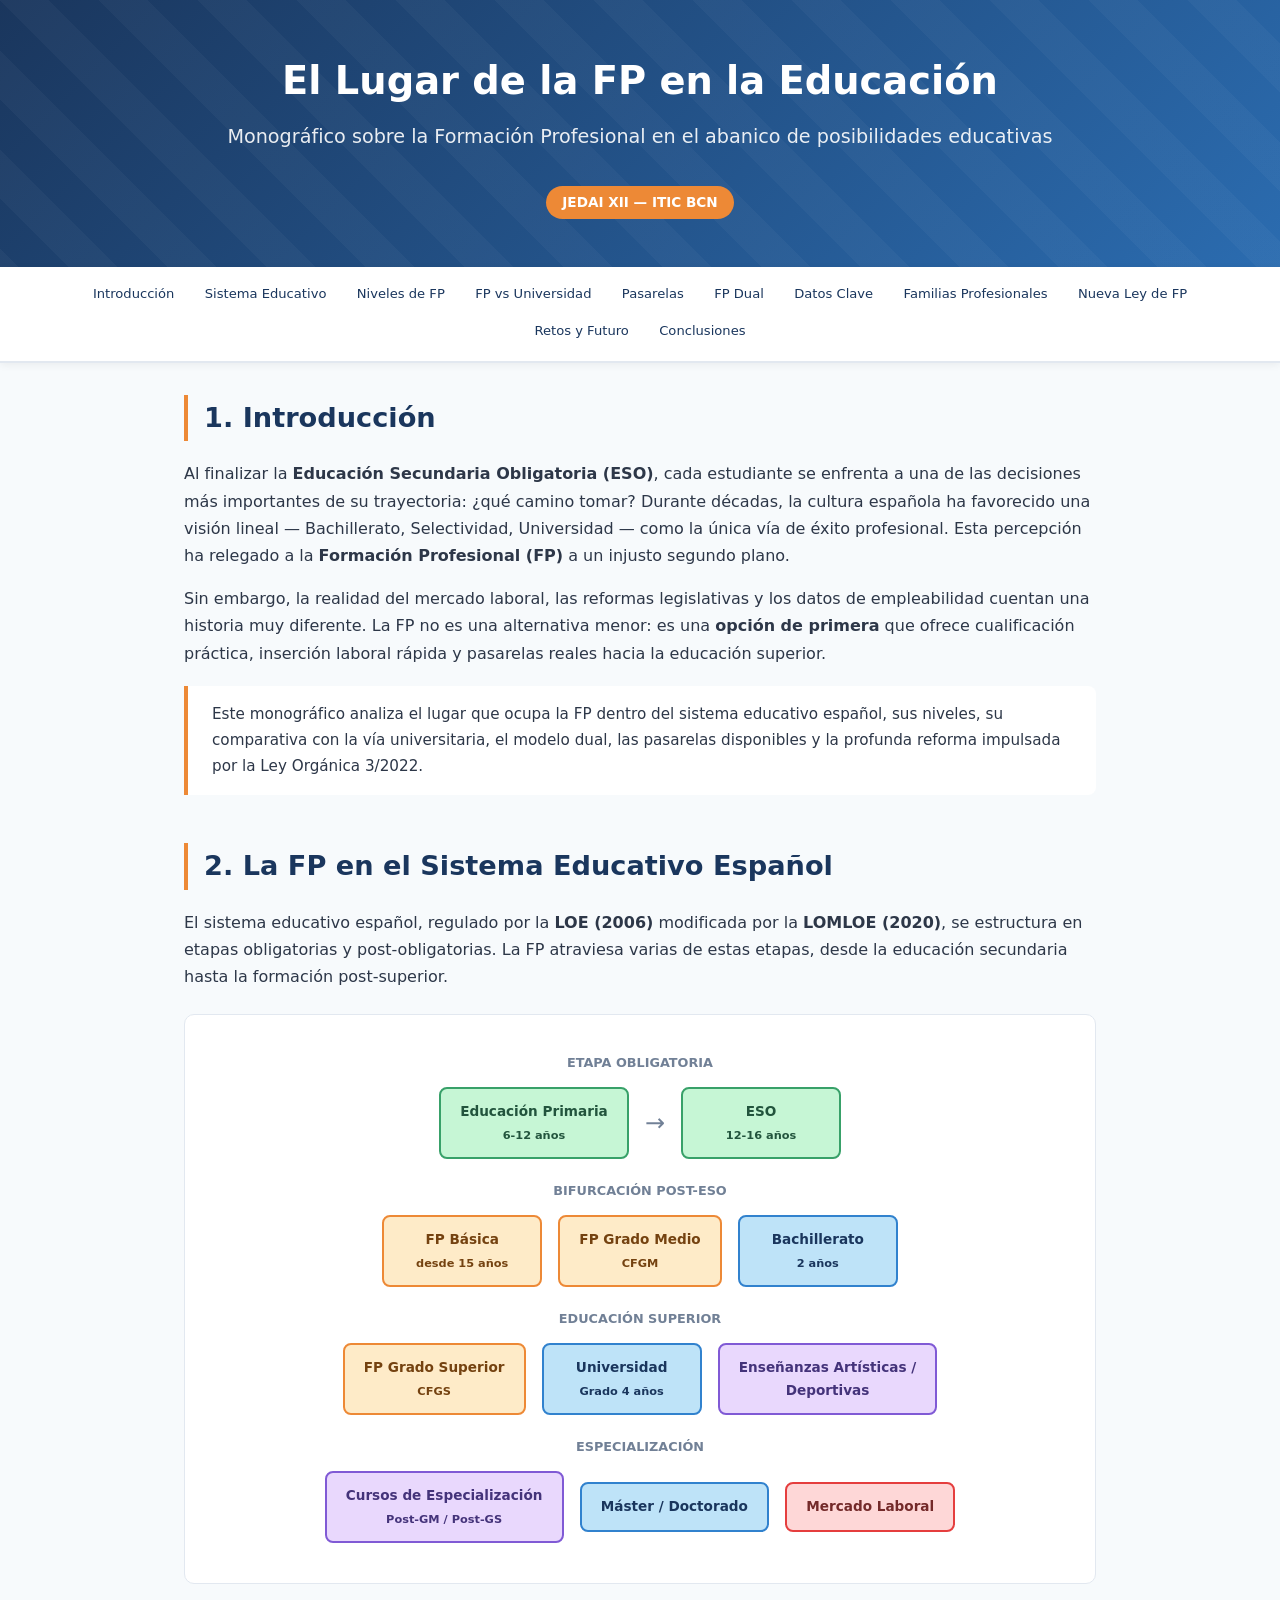
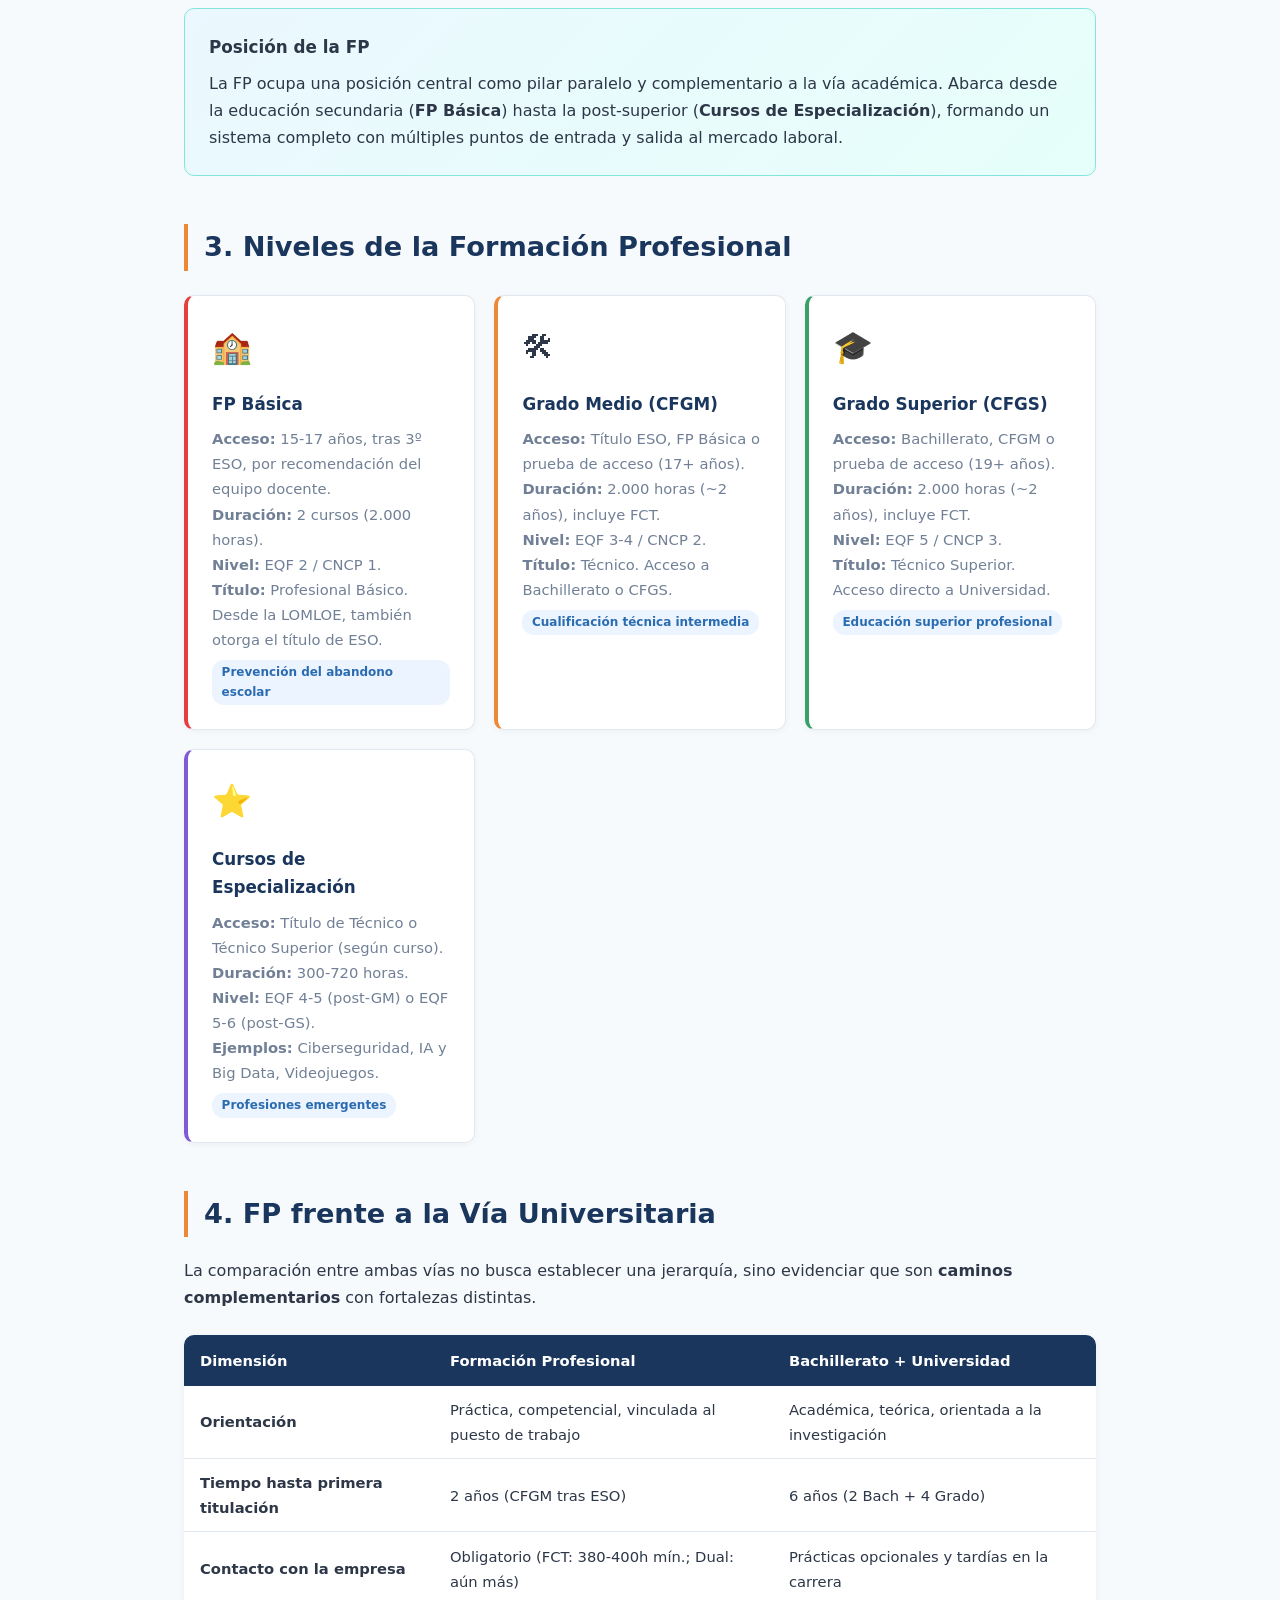
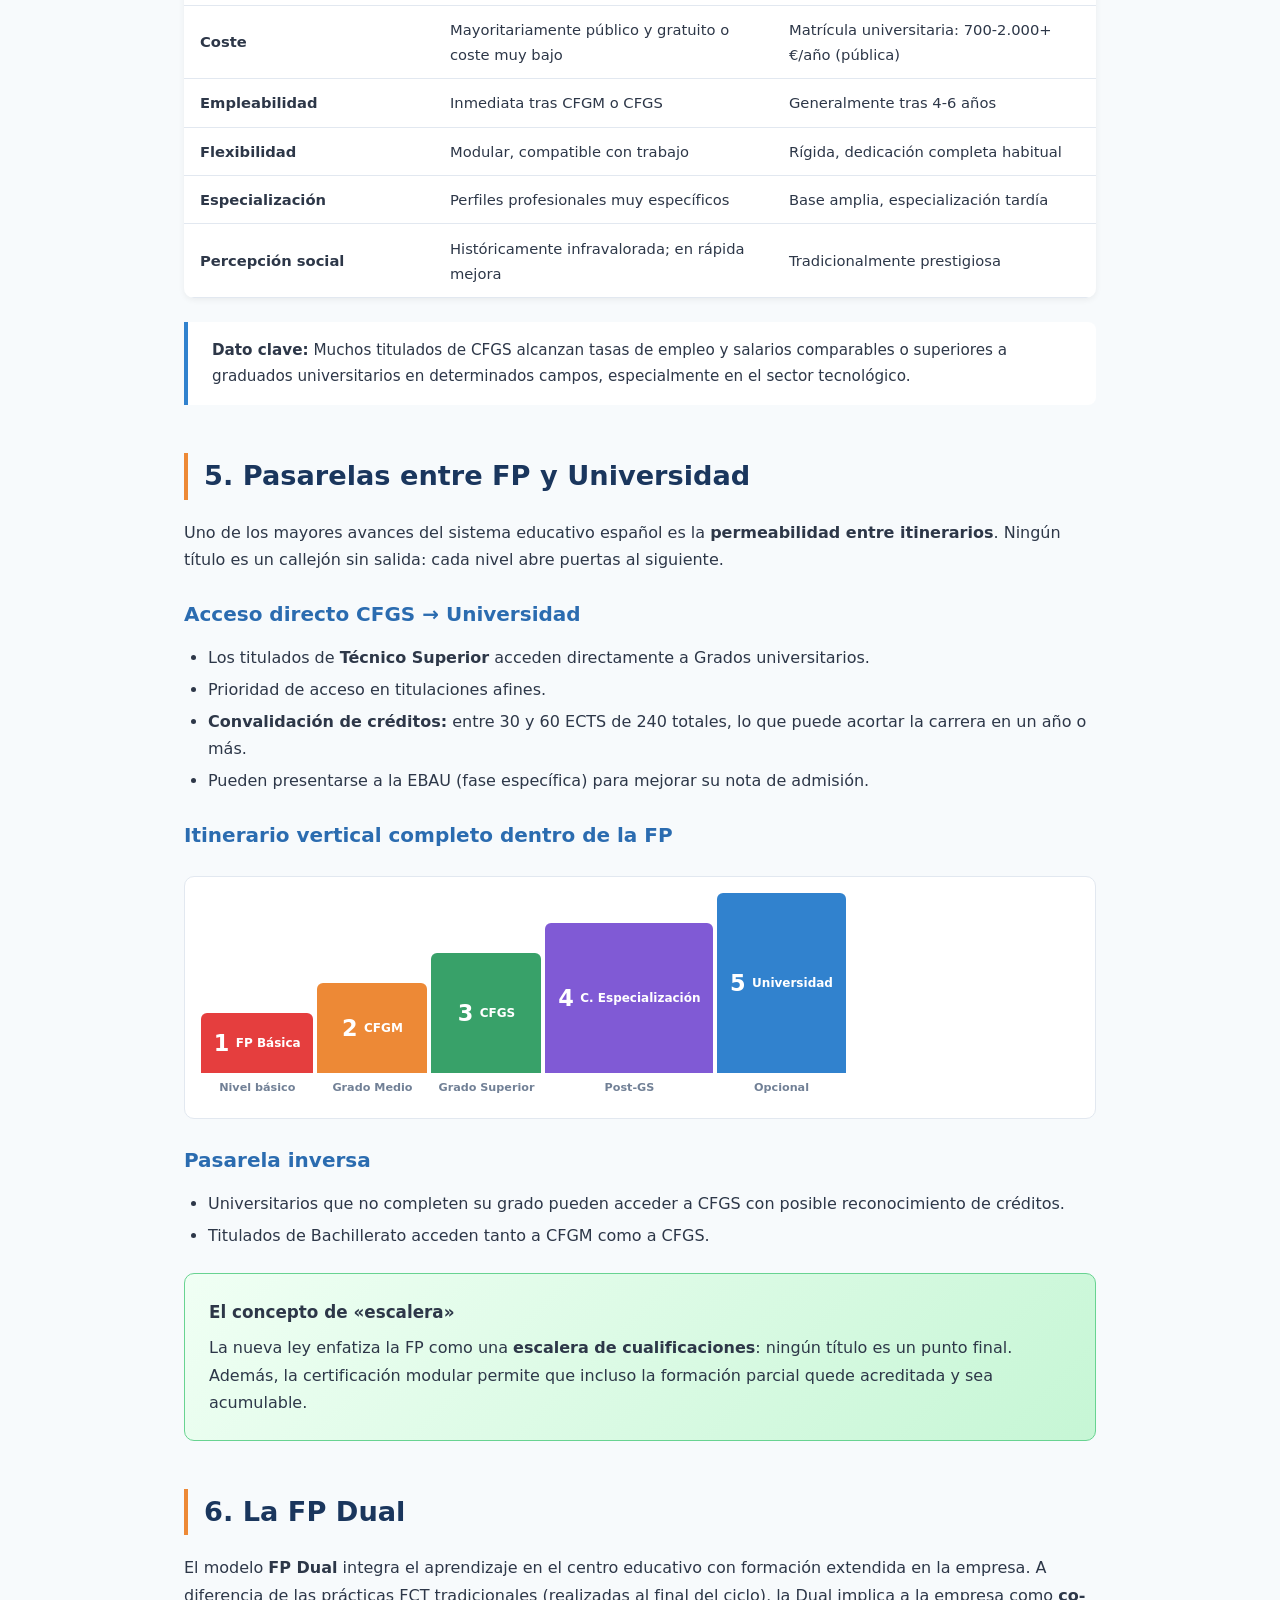
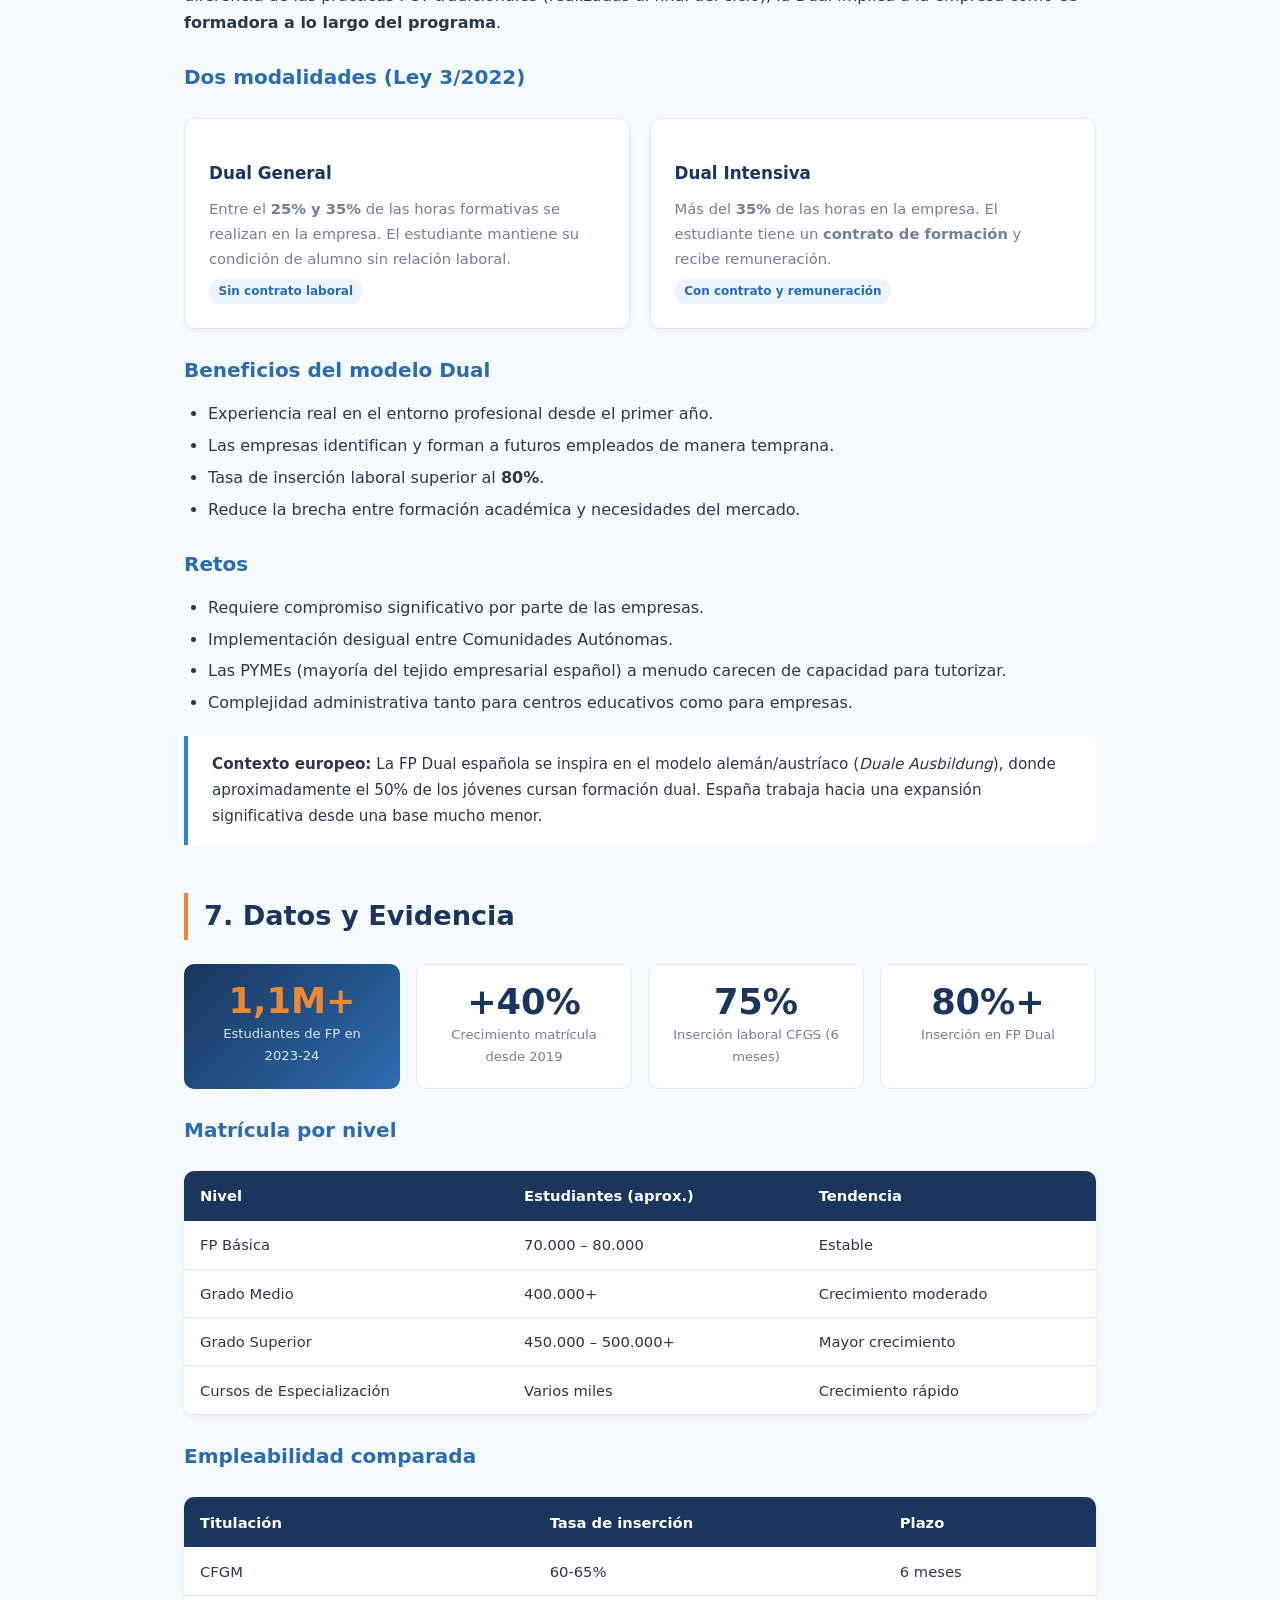
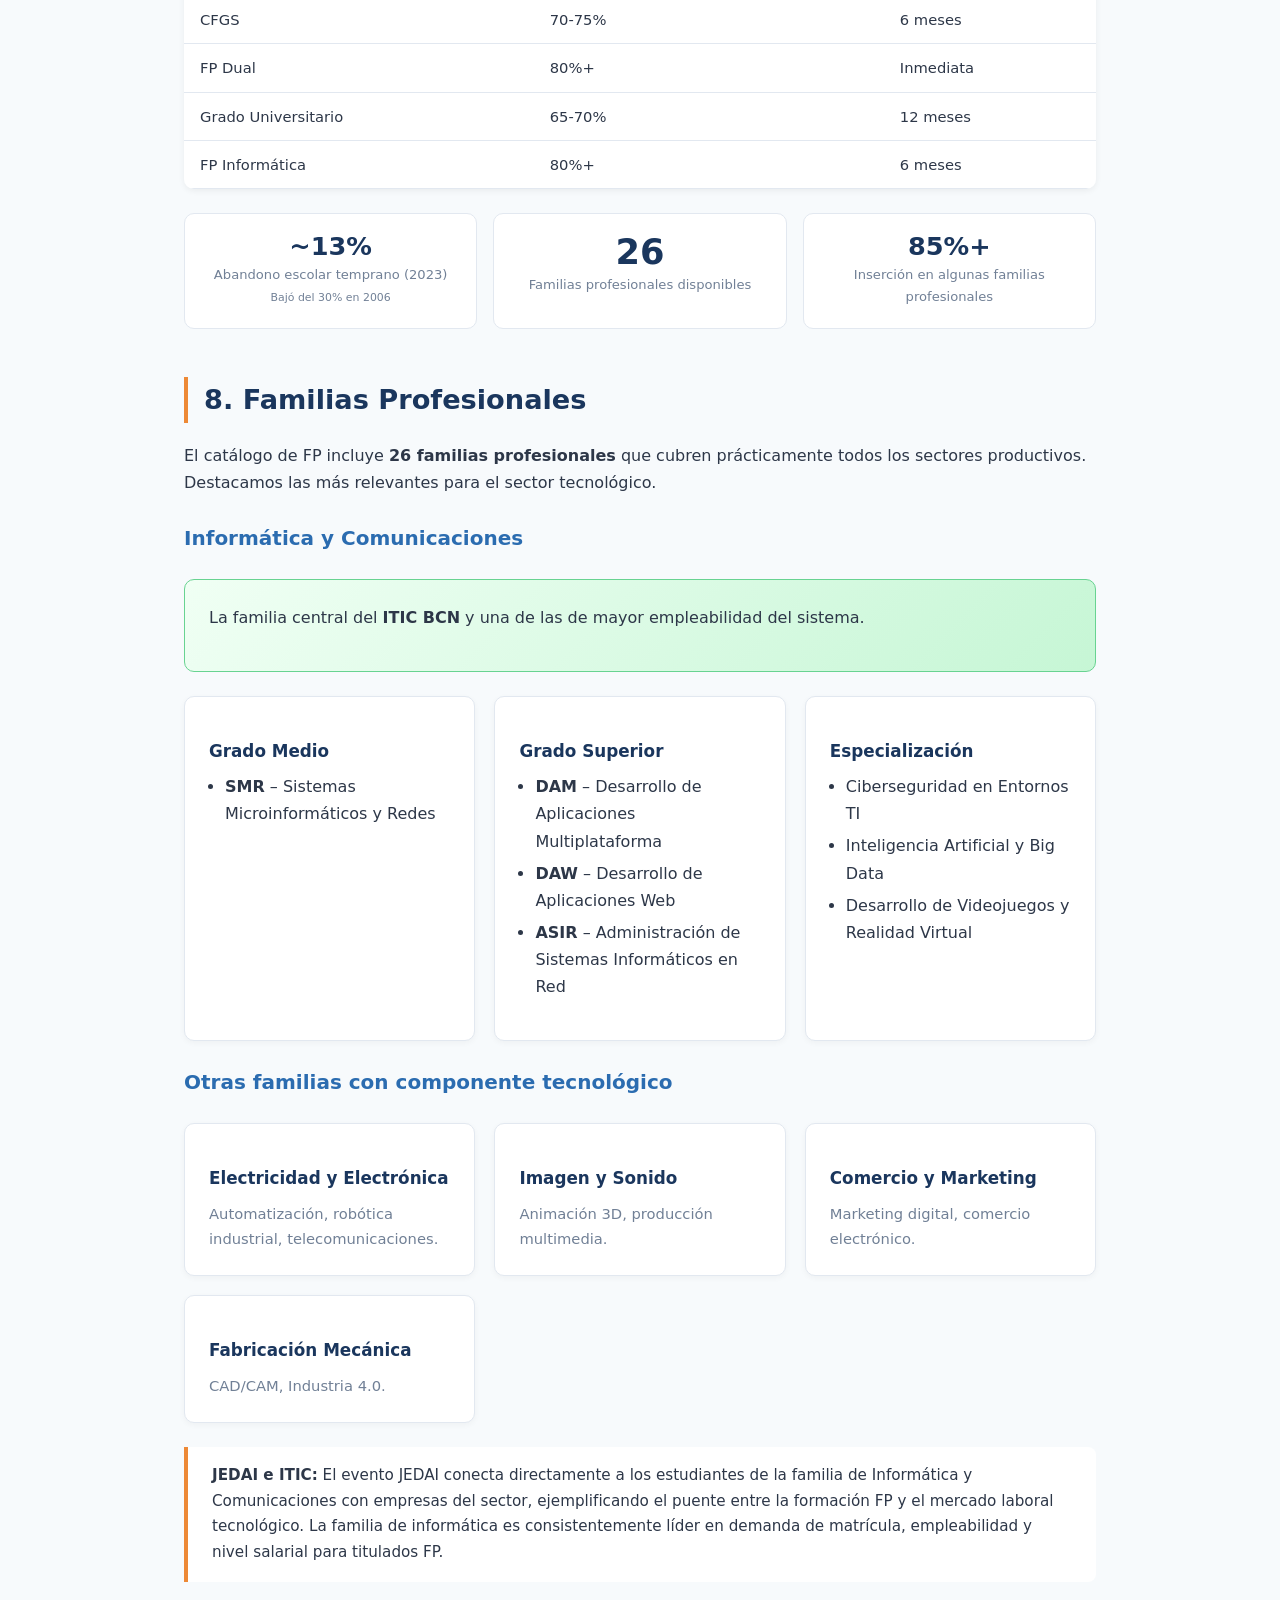
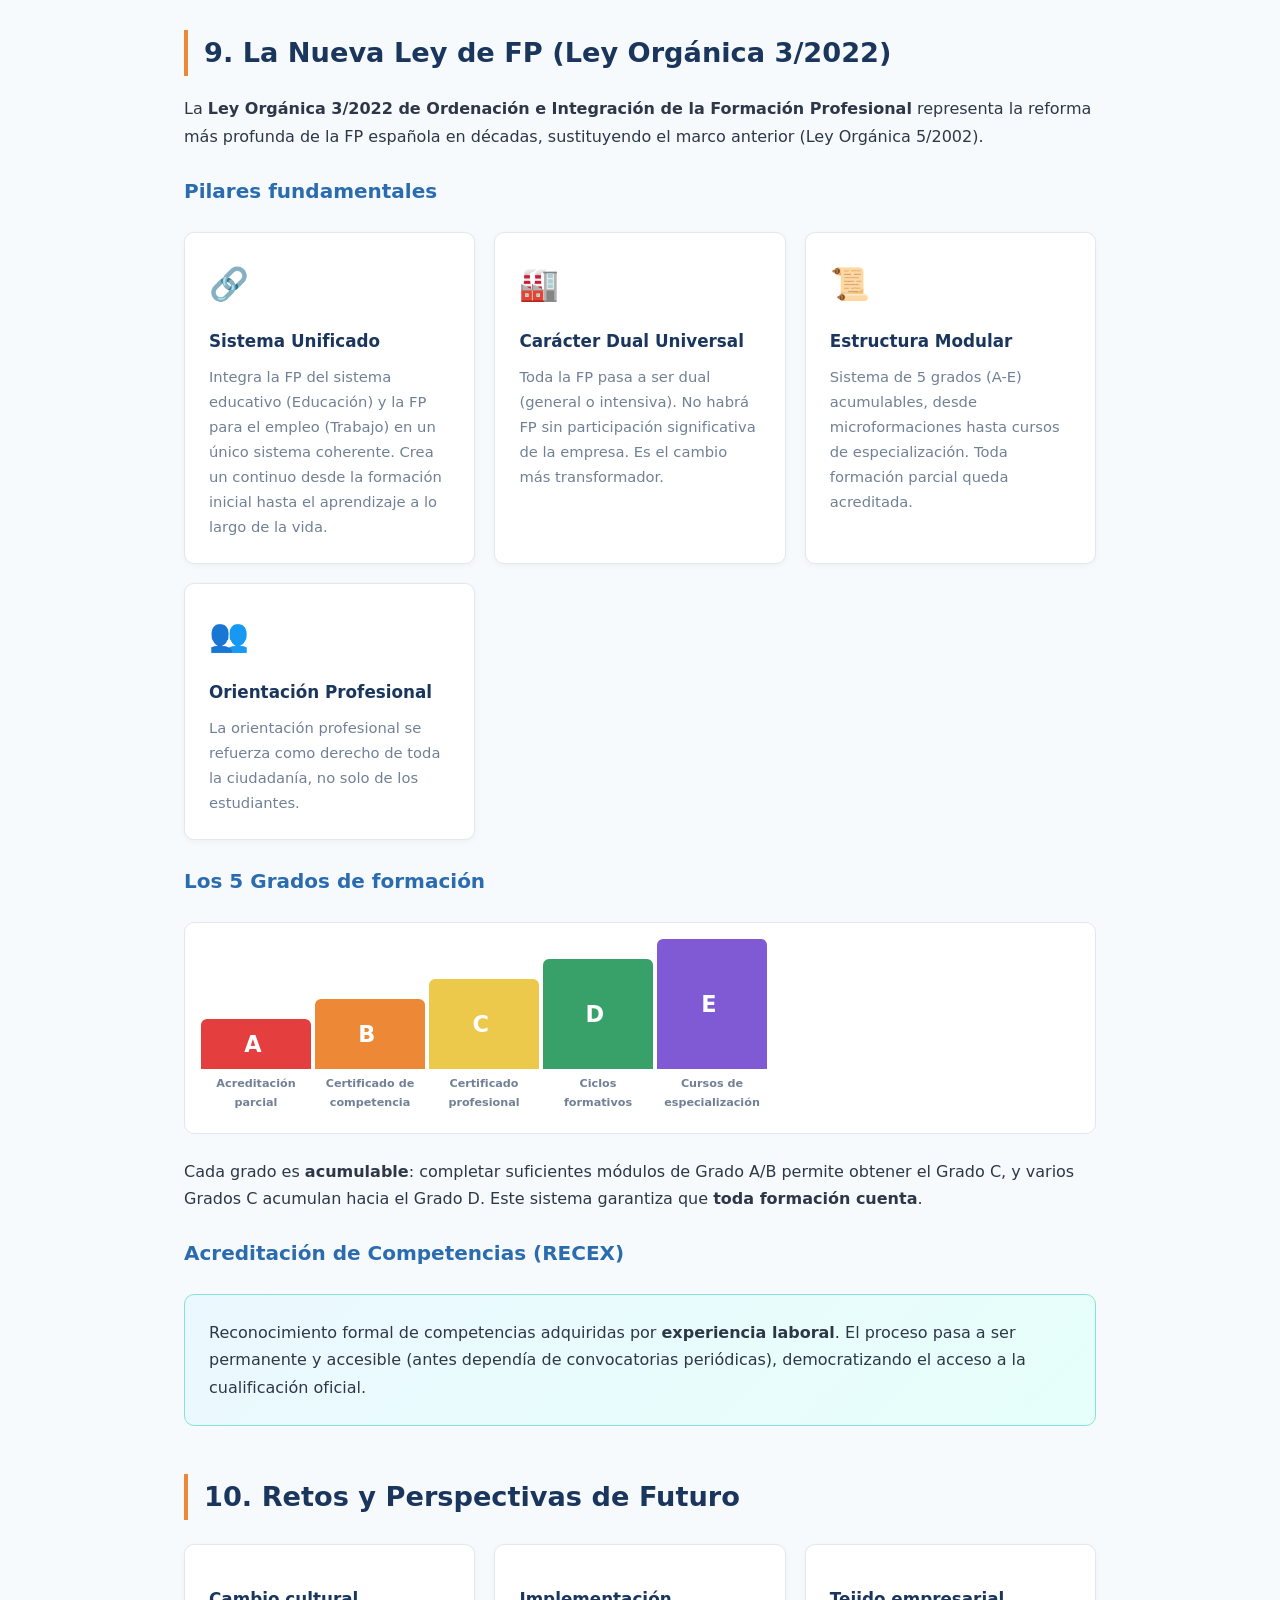
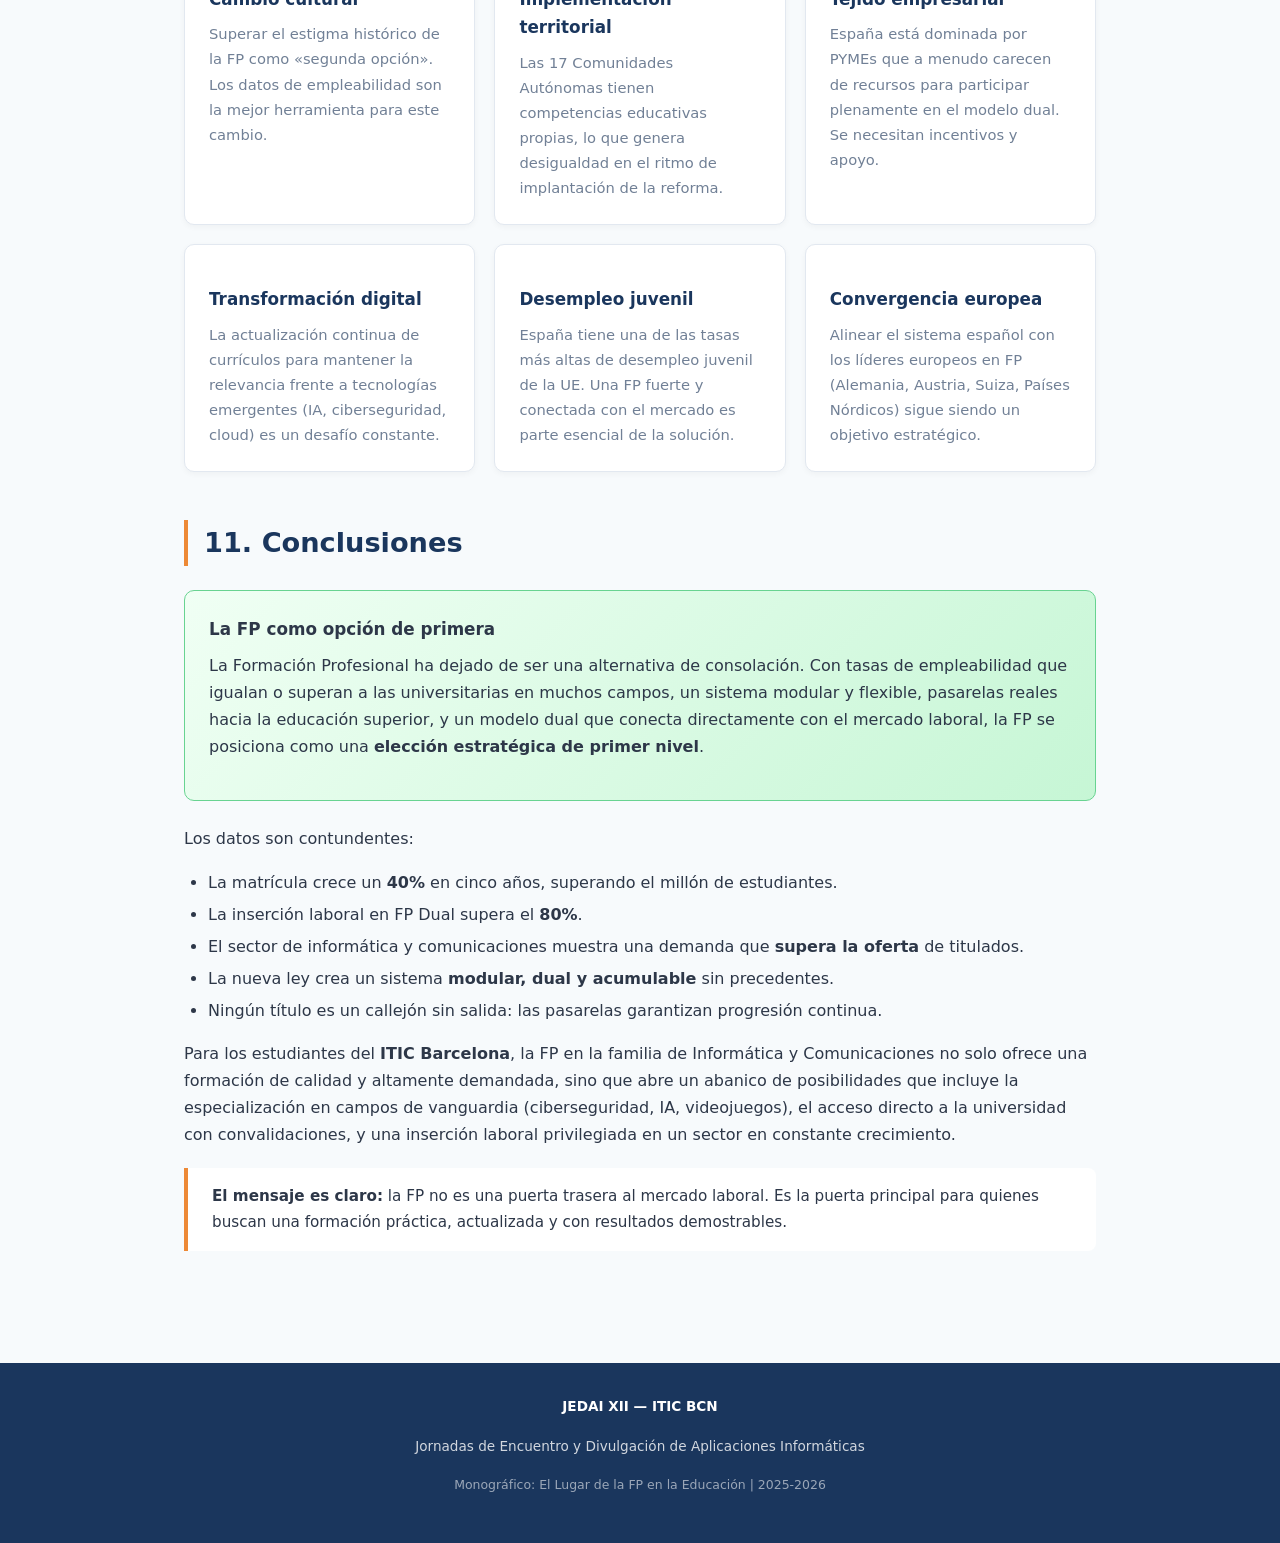
<file: Tema42-lugarFP/pro-fp/index.html>
<!DOCTYPE html>
<html lang="es">
<head>
    <meta charset="UTF-8">
    <meta name="viewport" content="width=device-width, initial-scale=1.0">
    <title>El Lugar de la FP en la Educaci&oacute;n | JEDAI XII ITIC BCN</title>
    <style>
        :root {
            --primary: #1a365d;
            --primary-light: #2b6cb0;
            --accent: #ed8936;
            --accent-dark: #dd6b20;
            --bg: #f7fafc;
            --bg-card: #ffffff;
            --text: #2d3748;
            --text-light: #718096;
            --border: #e2e8f0;
            --success: #38a169;
            --info: #3182ce;
        }

        * { margin: 0; padding: 0; box-sizing: border-box; }

        body {
            font-family: 'Segoe UI', system-ui, -apple-system, sans-serif;
            background: var(--bg);
            color: var(--text);
            line-height: 1.7;
        }

        /* Header */
        header {
            background: linear-gradient(135deg, var(--primary) 0%, var(--primary-light) 100%);
            color: white;
            padding: 3rem 2rem;
            text-align: center;
            position: relative;
            overflow: hidden;
        }
        header::before {
            content: '';
            position: absolute;
            top: -50%;
            left: -50%;
            width: 200%;
            height: 200%;
            background: repeating-linear-gradient(
                45deg,
                transparent,
                transparent 35px,
                rgba(255,255,255,0.03) 35px,
                rgba(255,255,255,0.03) 70px
            );
        }
        header h1 {
            font-size: 2.4rem;
            font-weight: 700;
            position: relative;
            margin-bottom: 0.5rem;
        }
        header .subtitle {
            font-size: 1.2rem;
            opacity: 0.9;
            position: relative;
        }
        header .badge {
            display: inline-block;
            background: var(--accent);
            color: white;
            padding: 0.3rem 1rem;
            border-radius: 20px;
            font-size: 0.85rem;
            font-weight: 600;
            margin-top: 1rem;
            position: relative;
        }

        /* Navigation */
        nav {
            background: white;
            border-bottom: 2px solid var(--border);
            padding: 0.8rem 2rem;
            position: sticky;
            top: 0;
            z-index: 100;
            box-shadow: 0 2px 8px rgba(0,0,0,0.06);
        }
        nav ul {
            list-style: none;
            display: flex;
            flex-wrap: wrap;
            gap: 0.3rem;
            justify-content: center;
            max-width: 1200px;
            margin: 0 auto;
        }
        nav a {
            text-decoration: none;
            color: var(--primary);
            font-size: 0.82rem;
            font-weight: 500;
            padding: 0.4rem 0.8rem;
            border-radius: 6px;
            transition: all 0.2s;
        }
        nav a:hover, nav a:focus {
            background: var(--primary);
            color: white;
        }

        /* Main */
        main {
            max-width: 960px;
            margin: 0 auto;
            padding: 2rem 1.5rem 4rem;
        }

        /* Sections */
        section {
            margin-bottom: 3rem;
        }
        section h2 {
            color: var(--primary);
            font-size: 1.7rem;
            border-left: 4px solid var(--accent);
            padding-left: 1rem;
            margin-bottom: 1.2rem;
        }
        section h3 {
            color: var(--primary-light);
            font-size: 1.25rem;
            margin: 1.5rem 0 0.8rem;
        }
        section h4 {
            color: var(--text);
            font-size: 1.05rem;
            margin: 1rem 0 0.5rem;
            font-weight: 600;
        }
        p { margin-bottom: 1rem; }

        /* Cards */
        .card-grid {
            display: grid;
            grid-template-columns: repeat(auto-fit, minmax(280px, 1fr));
            gap: 1.2rem;
            margin: 1.5rem 0;
        }
        .card {
            background: var(--bg-card);
            border: 1px solid var(--border);
            border-radius: 10px;
            padding: 1.5rem;
            box-shadow: 0 2px 6px rgba(0,0,0,0.04);
            transition: transform 0.2s, box-shadow 0.2s;
        }
        .card:hover {
            transform: translateY(-3px);
            box-shadow: 0 6px 16px rgba(0,0,0,0.08);
        }
        .card .card-icon {
            font-size: 2rem;
            margin-bottom: 0.5rem;
        }
        .card h4 {
            color: var(--primary);
            margin-bottom: 0.5rem;
        }
        .card p {
            font-size: 0.92rem;
            color: var(--text-light);
            margin-bottom: 0;
        }
        .card .tag {
            display: inline-block;
            background: #ebf4ff;
            color: var(--primary-light);
            font-size: 0.75rem;
            padding: 0.15rem 0.6rem;
            border-radius: 12px;
            margin-top: 0.5rem;
            font-weight: 600;
        }

        /* Level cards */
        .level-card {
            border-left: 4px solid var(--accent);
        }
        .level-card.basica { border-left-color: #e53e3e; }
        .level-card.medio { border-left-color: #ed8936; }
        .level-card.superior { border-left-color: #38a169; }
        .level-card.especializacion { border-left-color: #805ad5; }

        /* Table */
        .table-wrapper {
            overflow-x: auto;
            margin: 1.5rem 0;
            border-radius: 10px;
            box-shadow: 0 2px 6px rgba(0,0,0,0.06);
        }
        table {
            width: 100%;
            border-collapse: collapse;
            background: white;
            font-size: 0.92rem;
        }
        thead {
            background: var(--primary);
            color: white;
        }
        th {
            padding: 0.8rem 1rem;
            text-align: left;
            font-weight: 600;
        }
        td {
            padding: 0.7rem 1rem;
            border-bottom: 1px solid var(--border);
        }
        tr:hover { background: #f0f7ff; }

        /* Stats */
        .stats-row {
            display: grid;
            grid-template-columns: repeat(auto-fit, minmax(180px, 1fr));
            gap: 1rem;
            margin: 1.5rem 0;
        }
        .stat-box {
            background: white;
            border: 1px solid var(--border);
            border-radius: 10px;
            padding: 1.2rem;
            text-align: center;
        }
        .stat-box .number {
            font-size: 2.2rem;
            font-weight: 800;
            color: var(--primary);
            line-height: 1;
        }
        .stat-box .label {
            font-size: 0.82rem;
            color: var(--text-light);
            margin-top: 0.3rem;
        }
        .stat-box.highlight {
            background: linear-gradient(135deg, var(--primary) 0%, var(--primary-light) 100%);
            color: white;
            border: none;
        }
        .stat-box.highlight .number { color: var(--accent); }
        .stat-box.highlight .label { color: rgba(255,255,255,0.85); }

        /* Diagram - Education Flowchart */
        .flow-diagram {
            background: white;
            border: 1px solid var(--border);
            border-radius: 10px;
            padding: 2rem;
            margin: 1.5rem 0;
            overflow-x: auto;
        }
        .flow-row {
            display: flex;
            justify-content: center;
            align-items: center;
            gap: 1rem;
            margin: 0.5rem 0;
            flex-wrap: wrap;
        }
        .flow-box {
            padding: 0.7rem 1.2rem;
            border-radius: 8px;
            font-size: 0.85rem;
            font-weight: 600;
            text-align: center;
            min-width: 160px;
        }
        .flow-box.obligatoria {
            background: #c6f6d5;
            color: #22543d;
            border: 2px solid #38a169;
        }
        .flow-box.academica {
            background: #bee3f8;
            color: #1a365d;
            border: 2px solid #3182ce;
        }
        .flow-box.fp {
            background: #feebc8;
            color: #744210;
            border: 2px solid #ed8936;
        }
        .flow-box.trabajo {
            background: #fed7d7;
            color: #742a2a;
            border: 2px solid #e53e3e;
        }
        .flow-box.especial {
            background: #e9d8fd;
            color: #44337a;
            border: 2px solid #805ad5;
        }
        .flow-arrow {
            font-size: 1.5rem;
            color: var(--text-light);
        }
        .flow-label {
            font-size: 0.75rem;
            color: var(--text-light);
            text-align: center;
            margin: 0.3rem 0;
        }
        .flow-divider {
            width: 100%;
            text-align: center;
            color: var(--text-light);
            font-size: 0.8rem;
            padding: 0.3rem;
            font-weight: 600;
        }

        /* Highlight box */
        .highlight-box {
            background: linear-gradient(135deg, #ebf8ff, #e6fffa);
            border: 1px solid #81e6d9;
            border-radius: 10px;
            padding: 1.5rem;
            margin: 1.5rem 0;
        }
        .highlight-box.warning {
            background: linear-gradient(135deg, #fffbeb, #fef3c7);
            border-color: #f6e05e;
        }
        .highlight-box.success {
            background: linear-gradient(135deg, #f0fff4, #c6f6d5);
            border-color: #68d391;
        }
        .highlight-box h4 {
            margin-top: 0;
        }

        /* Callout */
        .callout {
            background: var(--bg-card);
            border-left: 4px solid var(--info);
            border-radius: 0 8px 8px 0;
            padding: 1rem 1.5rem;
            margin: 1.2rem 0;
            font-size: 0.95rem;
        }
        .callout.accent { border-left-color: var(--accent); }

        /* Lists */
        ul, ol {
            margin: 0.5rem 0 1rem 1.5rem;
        }
        li { margin-bottom: 0.3rem; }

        /* Staircase visual */
        .staircase {
            display: flex;
            align-items: flex-end;
            gap: 4px;
            margin: 1.5rem 0;
            padding: 1rem;
            background: white;
            border-radius: 10px;
            border: 1px solid var(--border);
            overflow-x: auto;
        }
        .stair-step {
            text-align: center;
            font-size: 0.75rem;
            font-weight: 600;
        }
        .stair-step .block {
            border-radius: 6px 6px 0 0;
            padding: 0.6rem 0.8rem;
            color: white;
            min-width: 110px;
            display: flex;
            align-items: center;
            justify-content: center;
        }
        .stair-step .letter {
            font-size: 1.4rem;
            font-weight: 800;
            margin-right: 0.4rem;
        }
        .stair-step .desc {
            color: var(--text-light);
            padding: 0.3rem;
            font-size: 0.7rem;
        }

        /* Footer */
        footer {
            background: var(--primary);
            color: rgba(255,255,255,0.8);
            text-align: center;
            padding: 2rem;
            font-size: 0.85rem;
        }
        footer strong {
            color: white;
        }

        /* Responsive */
        @media (max-width: 768px) {
            header h1 { font-size: 1.6rem; }
            header .subtitle { font-size: 1rem; }
            section h2 { font-size: 1.3rem; }
            nav a { font-size: 0.75rem; padding: 0.3rem 0.5rem; }
            .card-grid { grid-template-columns: 1fr; }
            .stats-row { grid-template-columns: repeat(2, 1fr); }
            .staircase { flex-direction: column; align-items: stretch; }
            .stair-step .block { border-radius: 6px; }
        }

        /* Print */
        @media print {
            nav { display: none; }
            header { padding: 1.5rem; }
            .card:hover { transform: none; box-shadow: none; }
            section { break-inside: avoid; }
        }
    </style>
</head>
<body>

<header>
    <h1>El Lugar de la FP en la Educaci&oacute;n</h1>
    <p class="subtitle">Monogr&aacute;fico sobre la Formaci&oacute;n Profesional en el abanico de posibilidades educativas</p>
    <span class="badge">JEDAI XII &mdash; ITIC BCN</span>
</header>

<nav>
    <ul>
        <li><a href="#intro">Introducci&oacute;n</a></li>
        <li><a href="#sistema">Sistema Educativo</a></li>
        <li><a href="#niveles">Niveles de FP</a></li>
        <li><a href="#comparativa">FP vs Universidad</a></li>
        <li><a href="#pasarelas">Pasarelas</a></li>
        <li><a href="#dual">FP Dual</a></li>
        <li><a href="#datos">Datos Clave</a></li>
        <li><a href="#familias">Familias Profesionales</a></li>
        <li><a href="#reforma">Nueva Ley de FP</a></li>
        <li><a href="#retos">Retos y Futuro</a></li>
        <li><a href="#conclusiones">Conclusiones</a></li>
    </ul>
</nav>

<main>

    <!-- 1. INTRODUCCION -->
    <section id="intro">
        <h2>1. Introducci&oacute;n</h2>
        <p>
            Al finalizar la <strong>Educaci&oacute;n Secundaria Obligatoria (ESO)</strong>, cada estudiante se enfrenta a una de las decisiones
            m&aacute;s importantes de su trayectoria: &iquest;qu&eacute; camino tomar? Durante d&eacute;cadas, la cultura espa&ntilde;ola ha favorecido una visi&oacute;n
            lineal &mdash; Bachillerato, Selectividad, Universidad &mdash; como la &uacute;nica v&iacute;a de &eacute;xito profesional. Esta percepci&oacute;n ha relegado
            a la <strong>Formaci&oacute;n Profesional (FP)</strong> a un injusto segundo plano.
        </p>
        <p>
            Sin embargo, la realidad del mercado laboral, las reformas legislativas y los datos de empleabilidad cuentan
            una historia muy diferente. La FP no es una alternativa menor: es una <strong>opci&oacute;n de primera</strong> que ofrece
            cualificaci&oacute;n pr&aacute;ctica, inserci&oacute;n laboral r&aacute;pida y pasarelas reales hacia la educaci&oacute;n superior.
        </p>
        <div class="callout accent">
            Este monogr&aacute;fico analiza el lugar que ocupa la FP dentro del sistema educativo espa&ntilde;ol, sus niveles,
            su comparativa con la v&iacute;a universitaria, el modelo dual, las pasarelas disponibles y la profunda
            reforma impulsada por la Ley Org&aacute;nica 3/2022.
        </div>
    </section>

    <!-- 2. SISTEMA EDUCATIVO -->
    <section id="sistema">
        <h2>2. La FP en el Sistema Educativo Espa&ntilde;ol</h2>
        <p>
            El sistema educativo espa&ntilde;ol, regulado por la <strong>LOE (2006)</strong> modificada por la <strong>LOMLOE (2020)</strong>,
            se estructura en etapas obligatorias y post-obligatorias. La FP atraviesa varias de estas etapas,
            desde la educaci&oacute;n secundaria hasta la formaci&oacute;n post-superior.
        </p>

        <div class="flow-diagram">
            <div class="flow-divider">ETAPA OBLIGATORIA</div>
            <div class="flow-row">
                <div class="flow-box obligatoria">Educaci&oacute;n Primaria<br><small>6-12 a&ntilde;os</small></div>
                <span class="flow-arrow">&rarr;</span>
                <div class="flow-box obligatoria">ESO<br><small>12-16 a&ntilde;os</small></div>
            </div>

            <div class="flow-divider" style="margin-top:1rem;">BIFURCACI&Oacute;N POST-ESO</div>
            <div class="flow-row">
                <div class="flow-box fp">FP B&aacute;sica<br><small>desde 15 a&ntilde;os</small></div>
                <div class="flow-box fp">FP Grado Medio<br><small>CFGM</small></div>
                <div class="flow-box academica">Bachillerato<br><small>2 a&ntilde;os</small></div>
            </div>

            <div class="flow-divider" style="margin-top:1rem;">EDUCACI&Oacute;N SUPERIOR</div>
            <div class="flow-row">
                <div class="flow-box fp">FP Grado Superior<br><small>CFGS</small></div>
                <div class="flow-box academica">Universidad<br><small>Grado 4 a&ntilde;os</small></div>
                <div class="flow-box especial">Ense&ntilde;anzas Art&iacute;sticas /<br>Deportivas</div>
            </div>

            <div class="flow-divider" style="margin-top:1rem;">ESPECIALIZACI&Oacute;N</div>
            <div class="flow-row">
                <div class="flow-box especial">Cursos de Especializaci&oacute;n<br><small>Post-GM / Post-GS</small></div>
                <div class="flow-box academica">M&aacute;ster / Doctorado</div>
                <div class="flow-box trabajo">Mercado Laboral</div>
            </div>
        </div>

        <div class="highlight-box">
            <h4>Posici&oacute;n de la FP</h4>
            <p style="margin-bottom:0;">
                La FP ocupa una posici&oacute;n central como pilar paralelo y complementario a la v&iacute;a acad&eacute;mica.
                Abarca desde la educaci&oacute;n secundaria (<strong>FP B&aacute;sica</strong>) hasta la post-superior
                (<strong>Cursos de Especializaci&oacute;n</strong>), formando un sistema completo con m&uacute;ltiples puntos de
                entrada y salida al mercado laboral.
            </p>
        </div>
    </section>

    <!-- 3. NIVELES DE FP -->
    <section id="niveles">
        <h2>3. Niveles de la Formaci&oacute;n Profesional</h2>

        <div class="card-grid">
            <div class="card level-card basica">
                <div class="card-icon">&#127979;</div>
                <h4>FP B&aacute;sica</h4>
                <p>
                    <strong>Acceso:</strong> 15-17 a&ntilde;os, tras 3&ordm; ESO, por recomendaci&oacute;n del equipo docente.<br>
                    <strong>Duraci&oacute;n:</strong> 2 cursos (2.000 horas).<br>
                    <strong>Nivel:</strong> EQF 2 / CNCP 1.<br>
                    <strong>T&iacute;tulo:</strong> Profesional B&aacute;sico. Desde la LOMLOE, tambi&eacute;n otorga el t&iacute;tulo de ESO.
                </p>
                <span class="tag">Prevenci&oacute;n del abandono escolar</span>
            </div>

            <div class="card level-card medio">
                <div class="card-icon">&#128736;</div>
                <h4>Grado Medio (CFGM)</h4>
                <p>
                    <strong>Acceso:</strong> T&iacute;tulo ESO, FP B&aacute;sica o prueba de acceso (17+ a&ntilde;os).<br>
                    <strong>Duraci&oacute;n:</strong> 2.000 horas (~2 a&ntilde;os), incluye FCT.<br>
                    <strong>Nivel:</strong> EQF 3-4 / CNCP 2.<br>
                    <strong>T&iacute;tulo:</strong> T&eacute;cnico. Acceso a Bachillerato o CFGS.
                </p>
                <span class="tag">Cualificaci&oacute;n t&eacute;cnica intermedia</span>
            </div>

            <div class="card level-card superior">
                <div class="card-icon">&#127891;</div>
                <h4>Grado Superior (CFGS)</h4>
                <p>
                    <strong>Acceso:</strong> Bachillerato, CFGM o prueba de acceso (19+ a&ntilde;os).<br>
                    <strong>Duraci&oacute;n:</strong> 2.000 horas (~2 a&ntilde;os), incluye FCT.<br>
                    <strong>Nivel:</strong> EQF 5 / CNCP 3.<br>
                    <strong>T&iacute;tulo:</strong> T&eacute;cnico Superior. Acceso directo a Universidad.
                </p>
                <span class="tag">Educaci&oacute;n superior profesional</span>
            </div>

            <div class="card level-card especializacion">
                <div class="card-icon">&#11088;</div>
                <h4>Cursos de Especializaci&oacute;n</h4>
                <p>
                    <strong>Acceso:</strong> T&iacute;tulo de T&eacute;cnico o T&eacute;cnico Superior (seg&uacute;n curso).<br>
                    <strong>Duraci&oacute;n:</strong> 300-720 horas.<br>
                    <strong>Nivel:</strong> EQF 4-5 (post-GM) o EQF 5-6 (post-GS).<br>
                    <strong>Ejemplos:</strong> Ciberseguridad, IA y Big Data, Videojuegos.
                </p>
                <span class="tag">Profesiones emergentes</span>
            </div>
        </div>
    </section>

    <!-- 4. COMPARATIVA -->
    <section id="comparativa">
        <h2>4. FP frente a la V&iacute;a Universitaria</h2>
        <p>
            La comparaci&oacute;n entre ambas v&iacute;as no busca establecer una jerarqu&iacute;a, sino evidenciar que son
            <strong>caminos complementarios</strong> con fortalezas distintas.
        </p>

        <div class="table-wrapper">
            <table>
                <thead>
                    <tr>
                        <th>Dimensi&oacute;n</th>
                        <th>Formaci&oacute;n Profesional</th>
                        <th>Bachillerato + Universidad</th>
                    </tr>
                </thead>
                <tbody>
                    <tr>
                        <td><strong>Orientaci&oacute;n</strong></td>
                        <td>Pr&aacute;ctica, competencial, vinculada al puesto de trabajo</td>
                        <td>Acad&eacute;mica, te&oacute;rica, orientada a la investigaci&oacute;n</td>
                    </tr>
                    <tr>
                        <td><strong>Tiempo hasta primera titulaci&oacute;n</strong></td>
                        <td>2 a&ntilde;os (CFGM tras ESO)</td>
                        <td>6 a&ntilde;os (2 Bach + 4 Grado)</td>
                    </tr>
                    <tr>
                        <td><strong>Contacto con la empresa</strong></td>
                        <td>Obligatorio (FCT: 380-400h m&iacute;n.; Dual: a&uacute;n m&aacute;s)</td>
                        <td>Pr&aacute;cticas opcionales y tard&iacute;as en la carrera</td>
                    </tr>
                    <tr>
                        <td><strong>Coste</strong></td>
                        <td>Mayoritariamente p&uacute;blico y gratuito o coste muy bajo</td>
                        <td>Matr&iacute;cula universitaria: 700-2.000+ &euro;/a&ntilde;o (p&uacute;blica)</td>
                    </tr>
                    <tr>
                        <td><strong>Empleabilidad</strong></td>
                        <td>Inmediata tras CFGM o CFGS</td>
                        <td>Generalmente tras 4-6 a&ntilde;os</td>
                    </tr>
                    <tr>
                        <td><strong>Flexibilidad</strong></td>
                        <td>Modular, compatible con trabajo</td>
                        <td>R&iacute;gida, dedicaci&oacute;n completa habitual</td>
                    </tr>
                    <tr>
                        <td><strong>Especializaci&oacute;n</strong></td>
                        <td>Perfiles profesionales muy espec&iacute;ficos</td>
                        <td>Base amplia, especializaci&oacute;n tard&iacute;a</td>
                    </tr>
                    <tr>
                        <td><strong>Percepci&oacute;n social</strong></td>
                        <td>Hist&oacute;ricamente infravalorada; en r&aacute;pida mejora</td>
                        <td>Tradicionalmente prestigiosa</td>
                    </tr>
                </tbody>
            </table>
        </div>

        <div class="callout">
            <strong>Dato clave:</strong> Muchos titulados de CFGS alcanzan tasas de empleo y salarios comparables
            o superiores a graduados universitarios en determinados campos, especialmente en el sector tecnol&oacute;gico.
        </div>
    </section>

    <!-- 5. PASARELAS -->
    <section id="pasarelas">
        <h2>5. Pasarelas entre FP y Universidad</h2>
        <p>
            Uno de los mayores avances del sistema educativo espa&ntilde;ol es la <strong>permeabilidad entre itinerarios</strong>.
            Ning&uacute;n t&iacute;tulo es un callej&oacute;n sin salida: cada nivel abre puertas al siguiente.
        </p>

        <h3>Acceso directo CFGS &rarr; Universidad</h3>
        <ul>
            <li>Los titulados de <strong>T&eacute;cnico Superior</strong> acceden directamente a Grados universitarios.</li>
            <li>Prioridad de acceso en titulaciones afines.</li>
            <li><strong>Convalidaci&oacute;n de cr&eacute;ditos:</strong> entre 30 y 60 ECTS de 240 totales, lo que puede acortar la carrera en un a&ntilde;o o m&aacute;s.</li>
            <li>Pueden presentarse a la EBAU (fase espec&iacute;fica) para mejorar su nota de admisi&oacute;n.</li>
        </ul>

        <h3>Itinerario vertical completo dentro de la FP</h3>
        <div class="staircase">
            <div class="stair-step">
                <div class="block" style="background:#e53e3e; height:60px;">
                    <span class="letter">1</span> FP B&aacute;sica
                </div>
                <div class="desc">Nivel b&aacute;sico</div>
            </div>
            <div class="stair-step">
                <div class="block" style="background:#ed8936; height:90px;">
                    <span class="letter">2</span> CFGM
                </div>
                <div class="desc">Grado Medio</div>
            </div>
            <div class="stair-step">
                <div class="block" style="background:#38a169; height:120px;">
                    <span class="letter">3</span> CFGS
                </div>
                <div class="desc">Grado Superior</div>
            </div>
            <div class="stair-step">
                <div class="block" style="background:#805ad5; height:150px;">
                    <span class="letter">4</span> C. Especializaci&oacute;n
                </div>
                <div class="desc">Post-GS</div>
            </div>
            <div class="stair-step">
                <div class="block" style="background:#3182ce; height:180px;">
                    <span class="letter">5</span> Universidad
                </div>
                <div class="desc">Opcional</div>
            </div>
        </div>

        <h3>Pasarela inversa</h3>
        <ul>
            <li>Universitarios que no completen su grado pueden acceder a CFGS con posible reconocimiento de cr&eacute;ditos.</li>
            <li>Titulados de Bachillerato acceden tanto a CFGM como a CFGS.</li>
        </ul>

        <div class="highlight-box success">
            <h4>El concepto de &laquo;escalera&raquo;</h4>
            <p style="margin-bottom:0;">
                La nueva ley enfatiza la FP como una <strong>escalera de cualificaciones</strong>: ning&uacute;n t&iacute;tulo
                es un punto final. Adem&aacute;s, la certificaci&oacute;n modular permite que incluso la formaci&oacute;n parcial
                quede acreditada y sea acumulable.
            </p>
        </div>
    </section>

    <!-- 6. FP DUAL -->
    <section id="dual">
        <h2>6. La FP Dual</h2>
        <p>
            El modelo <strong>FP Dual</strong> integra el aprendizaje en el centro educativo con formaci&oacute;n extendida
            en la empresa. A diferencia de las pr&aacute;cticas FCT tradicionales (realizadas al final del ciclo),
            la Dual implica a la empresa como <strong>co-formadora a lo largo del programa</strong>.
        </p>

        <h3>Dos modalidades (Ley 3/2022)</h3>
        <div class="card-grid">
            <div class="card">
                <h4>Dual General</h4>
                <p>
                    Entre el <strong>25% y 35%</strong> de las horas formativas se realizan en la empresa.
                    El estudiante mantiene su condici&oacute;n de alumno sin relaci&oacute;n laboral.
                </p>
                <span class="tag">Sin contrato laboral</span>
            </div>
            <div class="card">
                <h4>Dual Intensiva</h4>
                <p>
                    M&aacute;s del <strong>35%</strong> de las horas en la empresa. El estudiante tiene un
                    <strong>contrato de formaci&oacute;n</strong> y recibe remuneraci&oacute;n.
                </p>
                <span class="tag">Con contrato y remuneraci&oacute;n</span>
            </div>
        </div>

        <h3>Beneficios del modelo Dual</h3>
        <ul>
            <li>Experiencia real en el entorno profesional desde el primer a&ntilde;o.</li>
            <li>Las empresas identifican y forman a futuros empleados de manera temprana.</li>
            <li>Tasa de inserci&oacute;n laboral superior al <strong>80%</strong>.</li>
            <li>Reduce la brecha entre formaci&oacute;n acad&eacute;mica y necesidades del mercado.</li>
        </ul>

        <h3>Retos</h3>
        <ul>
            <li>Requiere compromiso significativo por parte de las empresas.</li>
            <li>Implementaci&oacute;n desigual entre Comunidades Aut&oacute;nomas.</li>
            <li>Las PYMEs (mayor&iacute;a del tejido empresarial espa&ntilde;ol) a menudo carecen de capacidad para tutorizar.</li>
            <li>Complejidad administrativa tanto para centros educativos como para empresas.</li>
        </ul>

        <div class="callout">
            <strong>Contexto europeo:</strong> La FP Dual espa&ntilde;ola se inspira en el modelo alem&aacute;n/austr&iacute;aco
            (<em>Duale Ausbildung</em>), donde aproximadamente el 50% de los j&oacute;venes cursan formaci&oacute;n dual.
            Espa&ntilde;a trabaja hacia una expansi&oacute;n significativa desde una base mucho menor.
        </div>
    </section>

    <!-- 7. DATOS CLAVE -->
    <section id="datos">
        <h2>7. Datos y Evidencia</h2>

        <div class="stats-row">
            <div class="stat-box highlight">
                <div class="number">1,1M+</div>
                <div class="label">Estudiantes de FP en 2023-24</div>
            </div>
            <div class="stat-box">
                <div class="number">+40%</div>
                <div class="label">Crecimiento matr&iacute;cula desde 2019</div>
            </div>
            <div class="stat-box">
                <div class="number">75%</div>
                <div class="label">Inserci&oacute;n laboral CFGS (6 meses)</div>
            </div>
            <div class="stat-box">
                <div class="number">80%+</div>
                <div class="label">Inserci&oacute;n en FP Dual</div>
            </div>
        </div>

        <h3>Matr&iacute;cula por nivel</h3>
        <div class="table-wrapper">
            <table>
                <thead>
                    <tr>
                        <th>Nivel</th>
                        <th>Estudiantes (aprox.)</th>
                        <th>Tendencia</th>
                    </tr>
                </thead>
                <tbody>
                    <tr>
                        <td>FP B&aacute;sica</td>
                        <td>70.000 &ndash; 80.000</td>
                        <td>Estable</td>
                    </tr>
                    <tr>
                        <td>Grado Medio</td>
                        <td>400.000+</td>
                        <td>Crecimiento moderado</td>
                    </tr>
                    <tr>
                        <td>Grado Superior</td>
                        <td>450.000 &ndash; 500.000+</td>
                        <td>Mayor crecimiento</td>
                    </tr>
                    <tr>
                        <td>Cursos de Especializaci&oacute;n</td>
                        <td>Varios miles</td>
                        <td>Crecimiento r&aacute;pido</td>
                    </tr>
                </tbody>
            </table>
        </div>

        <h3>Empleabilidad comparada</h3>
        <div class="table-wrapper">
            <table>
                <thead>
                    <tr>
                        <th>Titulaci&oacute;n</th>
                        <th>Tasa de inserci&oacute;n</th>
                        <th>Plazo</th>
                    </tr>
                </thead>
                <tbody>
                    <tr>
                        <td>CFGM</td>
                        <td>60-65%</td>
                        <td>6 meses</td>
                    </tr>
                    <tr>
                        <td>CFGS</td>
                        <td>70-75%</td>
                        <td>6 meses</td>
                    </tr>
                    <tr>
                        <td>FP Dual</td>
                        <td>80%+</td>
                        <td>Inmediata</td>
                    </tr>
                    <tr>
                        <td>Grado Universitario</td>
                        <td>65-70%</td>
                        <td>12 meses</td>
                    </tr>
                    <tr>
                        <td>FP Inform&aacute;tica</td>
                        <td>80%+</td>
                        <td>6 meses</td>
                    </tr>
                </tbody>
            </table>
        </div>

        <div class="stats-row">
            <div class="stat-box">
                <div class="number" style="font-size:1.6rem;">~13%</div>
                <div class="label">Abandono escolar temprano (2023)<br><small>Baj&oacute; del 30% en 2006</small></div>
            </div>
            <div class="stat-box">
                <div class="number">26</div>
                <div class="label">Familias profesionales disponibles</div>
            </div>
            <div class="stat-box">
                <div class="number" style="font-size:1.6rem;">85%+</div>
                <div class="label">Inserci&oacute;n en algunas familias profesionales</div>
            </div>
        </div>
    </section>

    <!-- 8. FAMILIAS PROFESIONALES -->
    <section id="familias">
        <h2>8. Familias Profesionales</h2>
        <p>
            El cat&aacute;logo de FP incluye <strong>26 familias profesionales</strong> que cubren pr&aacute;cticamente
            todos los sectores productivos. Destacamos las m&aacute;s relevantes para el sector tecnol&oacute;gico.
        </p>

        <h3>Inform&aacute;tica y Comunicaciones</h3>
        <div class="highlight-box success">
            <p>La familia central del <strong>ITIC BCN</strong> y una de las de mayor empleabilidad del sistema.</p>
        </div>

        <div class="card-grid">
            <div class="card">
                <h4>Grado Medio</h4>
                <ul style="margin-left:1rem;">
                    <li><strong>SMR</strong> &ndash; Sistemas Microinform&aacute;ticos y Redes</li>
                </ul>
            </div>
            <div class="card">
                <h4>Grado Superior</h4>
                <ul style="margin-left:1rem;">
                    <li><strong>DAM</strong> &ndash; Desarrollo de Aplicaciones Multiplataforma</li>
                    <li><strong>DAW</strong> &ndash; Desarrollo de Aplicaciones Web</li>
                    <li><strong>ASIR</strong> &ndash; Administraci&oacute;n de Sistemas Inform&aacute;ticos en Red</li>
                </ul>
            </div>
            <div class="card">
                <h4>Especializaci&oacute;n</h4>
                <ul style="margin-left:1rem;">
                    <li>Ciberseguridad en Entornos TI</li>
                    <li>Inteligencia Artificial y Big Data</li>
                    <li>Desarrollo de Videojuegos y Realidad Virtual</li>
                </ul>
            </div>
        </div>

        <h3>Otras familias con componente tecnol&oacute;gico</h3>
        <div class="card-grid">
            <div class="card">
                <h4>Electricidad y Electr&oacute;nica</h4>
                <p>Automatizaci&oacute;n, rob&oacute;tica industrial, telecomunicaciones.</p>
            </div>
            <div class="card">
                <h4>Imagen y Sonido</h4>
                <p>Animaci&oacute;n 3D, producci&oacute;n multimedia.</p>
            </div>
            <div class="card">
                <h4>Comercio y Marketing</h4>
                <p>Marketing digital, comercio electr&oacute;nico.</p>
            </div>
            <div class="card">
                <h4>Fabricaci&oacute;n Mec&aacute;nica</h4>
                <p>CAD/CAM, Industria 4.0.</p>
            </div>
        </div>

        <div class="callout accent">
            <strong>JEDAI e ITIC:</strong> El evento JEDAI conecta directamente a los estudiantes de la familia
            de Inform&aacute;tica y Comunicaciones con empresas del sector, ejemplificando el puente entre
            la formaci&oacute;n FP y el mercado laboral tecnol&oacute;gico. La familia de inform&aacute;tica es consistentemente
            l&iacute;der en demanda de matr&iacute;cula, empleabilidad y nivel salarial para titulados FP.
        </div>
    </section>

    <!-- 9. NUEVA LEY DE FP -->
    <section id="reforma">
        <h2>9. La Nueva Ley de FP (Ley Org&aacute;nica 3/2022)</h2>
        <p>
            La <strong>Ley Org&aacute;nica 3/2022 de Ordenaci&oacute;n e Integraci&oacute;n de la Formaci&oacute;n Profesional</strong>
            representa la reforma m&aacute;s profunda de la FP espa&ntilde;ola en d&eacute;cadas, sustituyendo el marco anterior
            (Ley Org&aacute;nica 5/2002).
        </p>

        <h3>Pilares fundamentales</h3>

        <div class="card-grid">
            <div class="card">
                <div class="card-icon">&#128279;</div>
                <h4>Sistema Unificado</h4>
                <p>Integra la FP del sistema educativo (Educaci&oacute;n) y la FP para el empleo (Trabajo) en un &uacute;nico sistema coherente. Crea un continuo desde la formaci&oacute;n inicial hasta el aprendizaje a lo largo de la vida.</p>
            </div>
            <div class="card">
                <div class="card-icon">&#127981;</div>
                <h4>Car&aacute;cter Dual Universal</h4>
                <p>Toda la FP pasa a ser dual (general o intensiva). No habr&aacute; FP sin participaci&oacute;n significativa de la empresa. Es el cambio m&aacute;s transformador.</p>
            </div>
            <div class="card">
                <div class="card-icon">&#128220;</div>
                <h4>Estructura Modular</h4>
                <p>Sistema de 5 grados (A-E) acumulables, desde microformaciones hasta cursos de especializaci&oacute;n. Toda formaci&oacute;n parcial queda acreditada.</p>
            </div>
            <div class="card">
                <div class="card-icon">&#128101;</div>
                <h4>Orientaci&oacute;n Profesional</h4>
                <p>La orientaci&oacute;n profesional se refuerza como derecho de toda la ciudadan&iacute;a, no solo de los estudiantes.</p>
            </div>
        </div>

        <h3>Los 5 Grados de formaci&oacute;n</h3>
        <div class="staircase">
            <div class="stair-step">
                <div class="block" style="background:#e53e3e; height:50px;">
                    <span class="letter">A</span>
                </div>
                <div class="desc">Acreditaci&oacute;n<br>parcial</div>
            </div>
            <div class="stair-step">
                <div class="block" style="background:#ed8936; height:70px;">
                    <span class="letter">B</span>
                </div>
                <div class="desc">Certificado de<br>competencia</div>
            </div>
            <div class="stair-step">
                <div class="block" style="background:#ecc94b; height:90px;">
                    <span class="letter">C</span>
                </div>
                <div class="desc">Certificado<br>profesional</div>
            </div>
            <div class="stair-step">
                <div class="block" style="background:#38a169; height:110px;">
                    <span class="letter">D</span>
                </div>
                <div class="desc">Ciclos<br>formativos</div>
            </div>
            <div class="stair-step">
                <div class="block" style="background:#805ad5; height:130px;">
                    <span class="letter">E</span>
                </div>
                <div class="desc">Cursos de<br>especializaci&oacute;n</div>
            </div>
        </div>
        <p>
            Cada grado es <strong>acumulable</strong>: completar suficientes m&oacute;dulos de Grado A/B permite obtener
            el Grado C, y varios Grados C acumulan hacia el Grado D. Este sistema garantiza que
            <strong>toda formaci&oacute;n cuenta</strong>.
        </p>

        <h3>Acreditaci&oacute;n de Competencias (RECEX)</h3>
        <div class="highlight-box">
            <p style="margin-bottom:0;">
                Reconocimiento formal de competencias adquiridas por <strong>experiencia laboral</strong>.
                El proceso pasa a ser permanente y accesible (antes depend&iacute;a de convocatorias peri&oacute;dicas),
                democratizando el acceso a la cualificaci&oacute;n oficial.
            </p>
        </div>
    </section>

    <!-- 10. RETOS Y FUTURO -->
    <section id="retos">
        <h2>10. Retos y Perspectivas de Futuro</h2>

        <div class="card-grid">
            <div class="card">
                <h4>Cambio cultural</h4>
                <p>
                    Superar el estigma hist&oacute;rico de la FP como &laquo;segunda opci&oacute;n&raquo;. Los datos
                    de empleabilidad son la mejor herramienta para este cambio.
                </p>
            </div>
            <div class="card">
                <h4>Implementaci&oacute;n territorial</h4>
                <p>
                    Las 17 Comunidades Aut&oacute;nomas tienen competencias educativas propias, lo que genera
                    desigualdad en el ritmo de implantaci&oacute;n de la reforma.
                </p>
            </div>
            <div class="card">
                <h4>Tejido empresarial</h4>
                <p>
                    Espa&ntilde;a est&aacute; dominada por PYMEs que a menudo carecen de recursos para participar
                    plenamente en el modelo dual. Se necesitan incentivos y apoyo.
                </p>
            </div>
            <div class="card">
                <h4>Transformaci&oacute;n digital</h4>
                <p>
                    La actualizaci&oacute;n continua de curr&iacute;culos para mantener la relevancia frente a
                    tecnolog&iacute;as emergentes (IA, ciberseguridad, cloud) es un desaf&iacute;o constante.
                </p>
            </div>
            <div class="card">
                <h4>Desempleo juvenil</h4>
                <p>
                    Espa&ntilde;a tiene una de las tasas m&aacute;s altas de desempleo juvenil de la UE.
                    Una FP fuerte y conectada con el mercado es parte esencial de la soluci&oacute;n.
                </p>
            </div>
            <div class="card">
                <h4>Convergencia europea</h4>
                <p>
                    Alinear el sistema espa&ntilde;ol con los l&iacute;deres europeos en FP (Alemania, Austria,
                    Suiza, Pa&iacute;ses N&oacute;rdicos) sigue siendo un objetivo estrat&eacute;gico.
                </p>
            </div>
        </div>
    </section>

    <!-- 11. CONCLUSIONES -->
    <section id="conclusiones">
        <h2>11. Conclusiones</h2>

        <div class="highlight-box success">
            <h4>La FP como opci&oacute;n de primera</h4>
            <p>
                La Formaci&oacute;n Profesional ha dejado de ser una alternativa de consolaci&oacute;n. Con tasas de
                empleabilidad que igualan o superan a las universitarias en muchos campos, un sistema modular
                y flexible, pasarelas reales hacia la educaci&oacute;n superior, y un modelo dual que conecta
                directamente con el mercado laboral, la FP se posiciona como una <strong>elecci&oacute;n estrat&eacute;gica
                de primer nivel</strong>.
            </p>
        </div>

        <p>Los datos son contundentes:</p>
        <ul>
            <li>La matr&iacute;cula crece un <strong>40%</strong> en cinco a&ntilde;os, superando el mill&oacute;n de estudiantes.</li>
            <li>La inserci&oacute;n laboral en FP Dual supera el <strong>80%</strong>.</li>
            <li>El sector de inform&aacute;tica y comunicaciones muestra una demanda que <strong>supera la oferta</strong> de titulados.</li>
            <li>La nueva ley crea un sistema <strong>modular, dual y acumulable</strong> sin precedentes.</li>
            <li>Ning&uacute;n t&iacute;tulo es un callej&oacute;n sin salida: las pasarelas garantizan progresi&oacute;n continua.</li>
        </ul>

        <p>
            Para los estudiantes del <strong>ITIC Barcelona</strong>, la FP en la familia de Inform&aacute;tica y Comunicaciones
            no solo ofrece una formaci&oacute;n de calidad y altamente demandada, sino que abre un abanico de posibilidades
            que incluye la especializaci&oacute;n en campos de vanguardia (ciberseguridad, IA, videojuegos), el acceso
            directo a la universidad con convalidaciones, y una inserci&oacute;n laboral privilegiada en un sector en
            constante crecimiento.
        </p>

        <div class="callout accent">
            <strong>El mensaje es claro:</strong> la FP no es una puerta trasera al mercado laboral.
            Es la puerta principal para quienes buscan una formaci&oacute;n pr&aacute;ctica, actualizada y con
            resultados demostrables.
        </div>
    </section>

</main>

<footer>
    <p><strong>JEDAI XII &mdash; ITIC BCN</strong></p>
    <p>Jornadas de Encuentro y Divulgaci&oacute;n de Aplicaciones Inform&aacute;ticas</p>
    <p style="margin-top: 0.8rem; font-size: 0.78rem; opacity: 0.7;">
        Monogr&aacute;fico: El Lugar de la FP en la Educaci&oacute;n | 2025-2026
    </p>
</footer>

</body>
</html>
</file>
